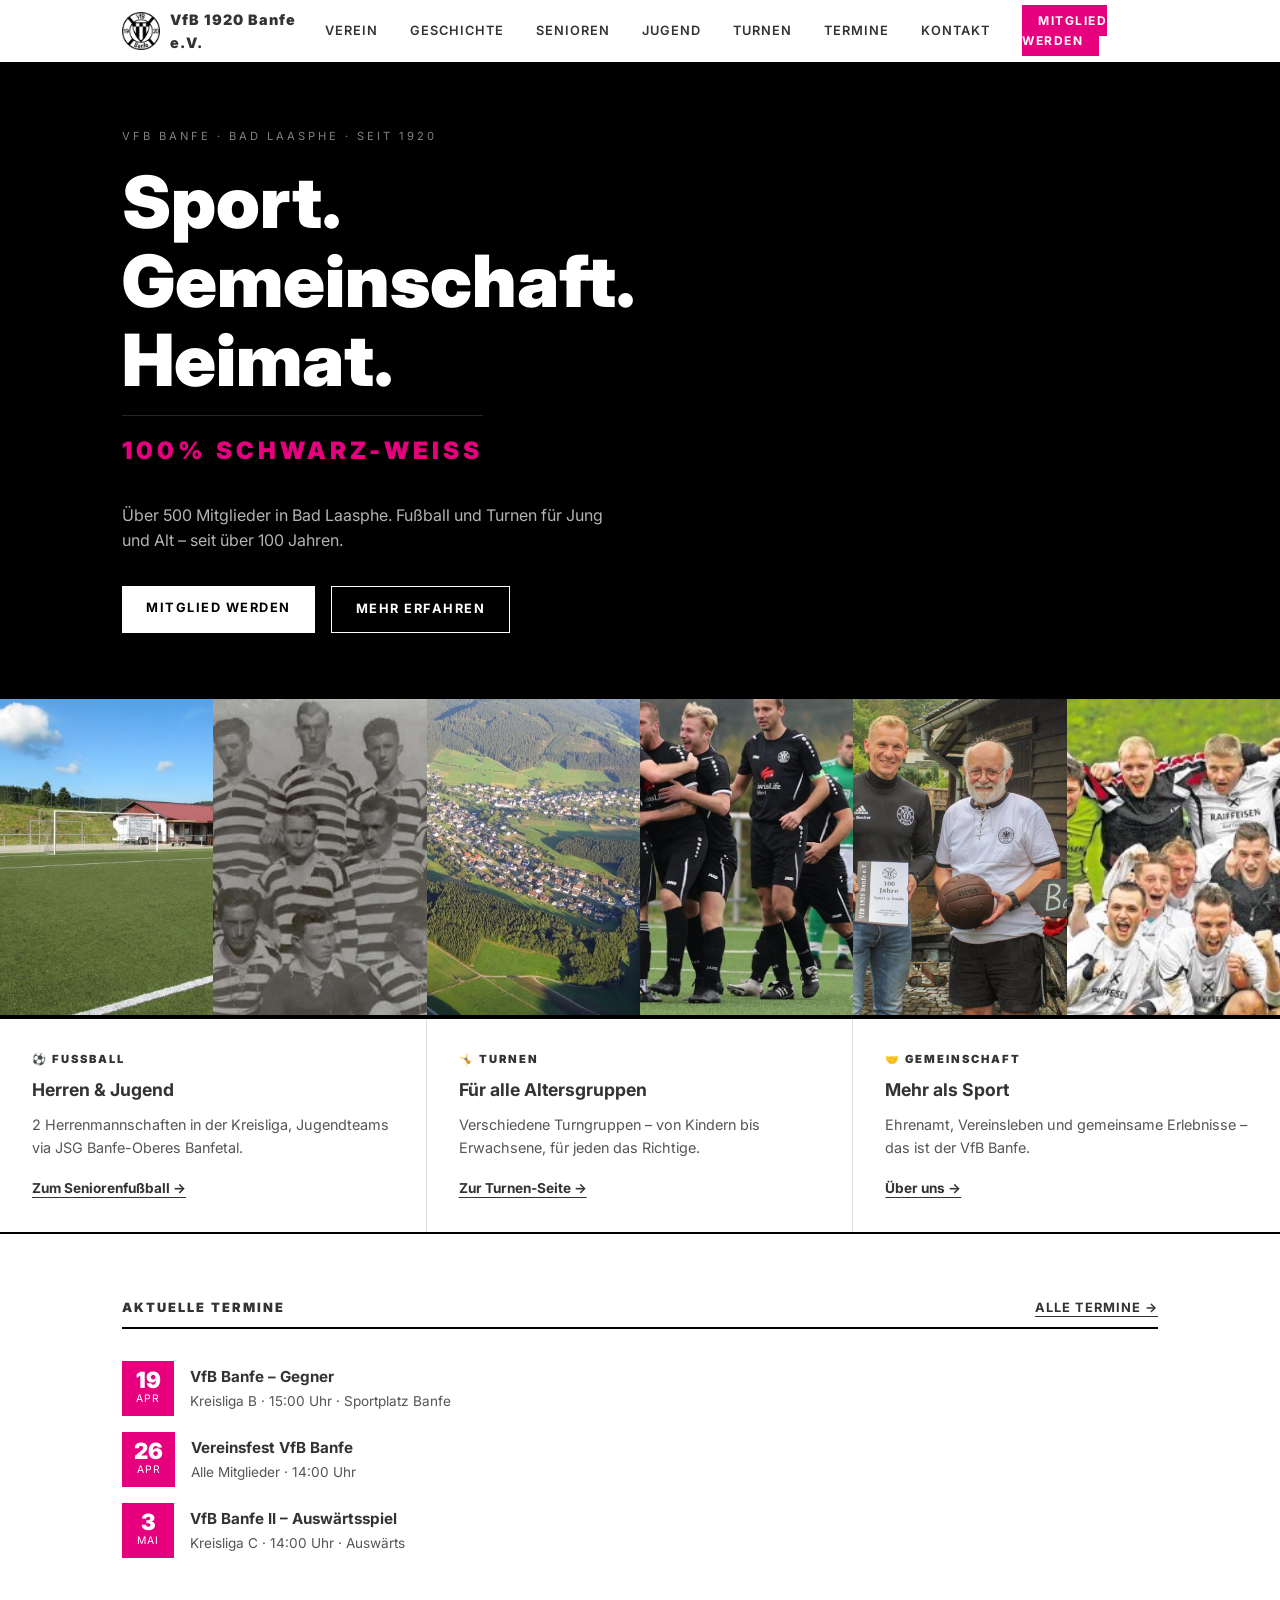
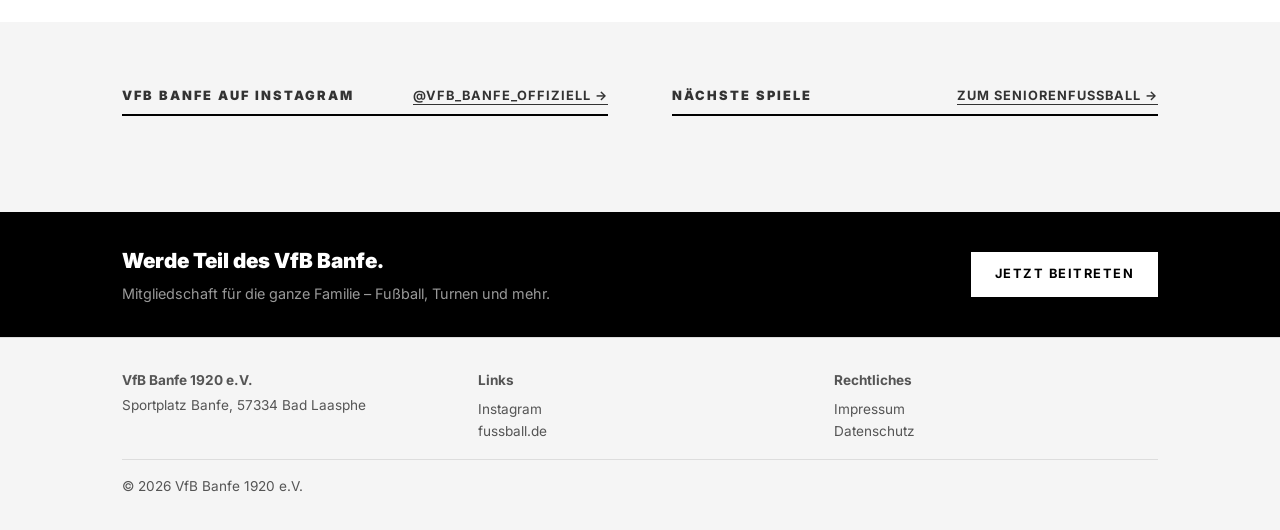
<file: index.html>
<!DOCTYPE html>
<html lang="de">
<head>
  <meta charset="UTF-8">
  <meta name="viewport" content="width=device-width, initial-scale=1.0">
  <title>VfB Banfe 1920 – Sport. Gemeinschaft. Heimat.</title>
  <link rel="stylesheet" href="css/style.css">
  <link rel="icon" href="img/logo.png" type="image/png">
</head>
<body>

<nav class="nav">
  <div class="nav__inner">
    <a href="index.html" class="nav__logo">
      <img src="img/logo.png" alt="VfB Banfe Logo" class="nav__logo-img">
      <span class="nav__logo-text">VfB 1920 Banfe e.V.</span>
    </a>
    <button class="nav__toggle" aria-label="Menü öffnen">&#9776;</button>
    <ul class="nav__links">
      <li><a href="verein.html">Verein</a></li>
      <li><a href="geschichte.html">Geschichte</a></li>
      <li><a href="senioren.html">Senioren</a></li>
      <li><a href="jugend.html">Jugend</a></li>
      <li><a href="turnen.html">Turnen</a></li>
      <li><a href="termine.html">Termine</a></li>
      <li><a href="kontakt.html">Kontakt</a></li>
      <li><a href="mitglied-werden.html" class="nav__cta">Mitglied werden</a></li>
    </ul>
  </div>
</nav>

<!-- HERO -->
<section class="hero">
  <div class="container">
    <p class="hero__label">VfB Banfe · Bad Laasphe · Seit 1920</p>
    <h1 class="hero__title">Sport.<br>Gemeinschaft.<br>Heimat.</h1>
    <p class="hero__claim">100% Schwarz-Weiss</p>
    <p class="hero__sub">Über 500 Mitglieder in Bad Laasphe. Fußball und Turnen für Jung und Alt – seit über 100 Jahren.</p>
    <div class="hero__buttons">
      <a href="mitglied-werden.html" class="btn btn--primary">Mitglied werden</a>
      <a href="verein.html" class="btn btn--outline">Mehr erfahren</a>
    </div>
  </div>
</section>

<!-- FOTO-STRIP -->
<div class="foto-strip">
  <div class="foto-strip__item"><img src="img/fotos/vereinsfoto.jpg" alt="VfB Banfe"></div>
  <div class="foto-strip__item"><img src="img/fotos/mannschaft-1920.jpg" alt="VfB Banfe Mannschaft 1920"></div>
  <div class="foto-strip__item"><img src="img/fotos/banfe-heute.jpg" alt="Banfe heute"></div>
  <div class="foto-strip__item"><img src="img/fotos/vereinsfoto-2.jpeg" alt="VfB Banfe"></div>
  <div class="foto-strip__item"><img src="img/fotos/vereinsfoto-3.jpg" alt="VfB Banfe"></div>
  <div class="foto-strip__item"><img src="img/fotos/zweite-meister.jpg" alt="VfB Banfe Zweite Meister"></div>
</div>

<!-- 3 SÄULEN -->
<section class="pillars">
  <div class="pillar">
    <p class="pillar__label">⚽ Fußball</p>
    <h2 class="pillar__title">Herren &amp; Jugend</h2>
    <p class="pillar__text">2 Herrenmannschaften in der Kreisliga, Jugendteams via JSG Banfe-Oberes Banfetal.</p>
    <p class="pillar__more"><a href="senioren.html" class="pillar__link">Zum Seniorenfußball →</a></p>
  </div>
  <div class="pillar">
    <p class="pillar__label">🤸 Turnen</p>
    <h2 class="pillar__title">Für alle Altersgruppen</h2>
    <p class="pillar__text">Verschiedene Turngruppen – von Kindern bis Erwachsene, für jeden das Richtige.</p>
    <p class="pillar__more"><a href="turnen.html" class="pillar__link">Zur Turnen-Seite →</a></p>
  </div>
  <div class="pillar">
    <p class="pillar__label">🤝 Gemeinschaft</p>
    <h2 class="pillar__title">Mehr als Sport</h2>
    <p class="pillar__text">Ehrenamt, Vereinsleben und gemeinsame Erlebnisse – das ist der VfB Banfe.</p>
    <p class="pillar__more"><a href="verein.html" class="pillar__link">Über uns →</a></p>
  </div>
</section>

<!-- AKTUELLE TERMINE -->
<section class="section">
  <div class="container">
    <div class="section-header">
      <h2>Aktuelle Termine</h2>
      <a href="termine.html">Alle Termine →</a>
    </div>
    <div class="termine-list">
      <div class="termin">
        <div class="termin__date"><div class="termin__day">19</div><div class="termin__month">Apr</div></div>
        <div class="termin__info">
          <p class="termin__title">VfB Banfe – Gegner</p>
          <p class="termin__meta">Kreisliga B · 15:00 Uhr · Sportplatz Banfe</p>
        </div>
      </div>
      <div class="termin">
        <div class="termin__date"><div class="termin__day">26</div><div class="termin__month">Apr</div></div>
        <div class="termin__info">
          <p class="termin__title">Vereinsfest VfB Banfe</p>
          <p class="termin__meta">Alle Mitglieder · 14:00 Uhr</p>
        </div>
      </div>
      <div class="termin">
        <div class="termin__date"><div class="termin__day">3</div><div class="termin__month">Mai</div></div>
        <div class="termin__info">
          <p class="termin__title">VfB Banfe II – Auswärtsspiel</p>
          <p class="termin__meta">Kreisliga C · 14:00 Uhr · Auswärts</p>
        </div>
      </div>
    </div>
  </div>
</section>

<!-- SOCIAL & SPIELPLAN -->
<section class="section section--alt">
  <div class="container">
    <div class="social-grid">

      <div>
        <div class="section-header">
          <h2>VfB Banfe auf Instagram</h2>
          <a href="https://www.instagram.com/vfb_banfe_offiziell/" target="_blank" rel="noopener">@vfb_banfe_offiziell →</a>
        </div>
        <script src="https://elfsightcdn.com/platform.js" async></script>
        <div class="elfsight-app-64e98c2a-177e-4084-9618-51a4fb105687" data-elfsight-app-lazy></div>
      </div>

      <div>
        <div class="section-header">
          <h2>Nächste Spiele</h2>
          <a href="senioren.html">Zum Seniorenfußball →</a>
        </div>
        <script type="text/javascript" src="https://www.fussball.de/widgets.js"></script>
        <div class="fussballde_widget" data-id="e11f7b7c-9a60-4dff-9faa-222ef3a4f2f1" data-type="club-matches" style="width: 100%"></div>
      </div>

    </div>
  </div>
</section>

<!-- CTA BANNER -->
<section class="cta-banner">
  <div class="container">
    <div class="cta-banner__inner">
      <div>
        <p class="cta-banner__title">Werde Teil des VfB Banfe.</p>
        <p class="cta-banner__sub">Mitgliedschaft für die ganze Familie – Fußball, Turnen und mehr.</p>
      </div>
      <a href="mitglied-werden.html" class="btn btn--primary">Jetzt beitreten</a>
    </div>
  </div>
</section>

<footer class="footer">
  <div class="container">
    <div class="footer__grid">
      <div>
        <p class="footer__name">VfB Banfe 1920 e.V.</p>
        <p>Sportplatz Banfe, 57334 Bad Laasphe</p>
      </div>
      <div>
        <p class="footer__heading">Links</p>
        <p><a href="https://www.instagram.com/vfb_banfe_offiziell/" target="_blank" rel="noopener">Instagram</a></p>
        <p><a href="https://www.fussball.de/verein/vfb-1920-banfe-westfalen/-/id/00ES8GN8QS00005VVV0AG08LVUPGND5I" target="_blank" rel="noopener">fussball.de</a></p>
      </div>
      <div>
        <p class="footer__heading">Rechtliches</p>
        <p><a href="kontakt.html">Impressum</a></p>
        <p><a href="kontakt.html#datenschutz">Datenschutz</a></p>
      </div>
    </div>
    <p class="footer__copy">© 2026 VfB Banfe 1920 e.V.</p>
  </div>
</footer>

<script src="js/main.js"></script>
</body>
</html>
</file>
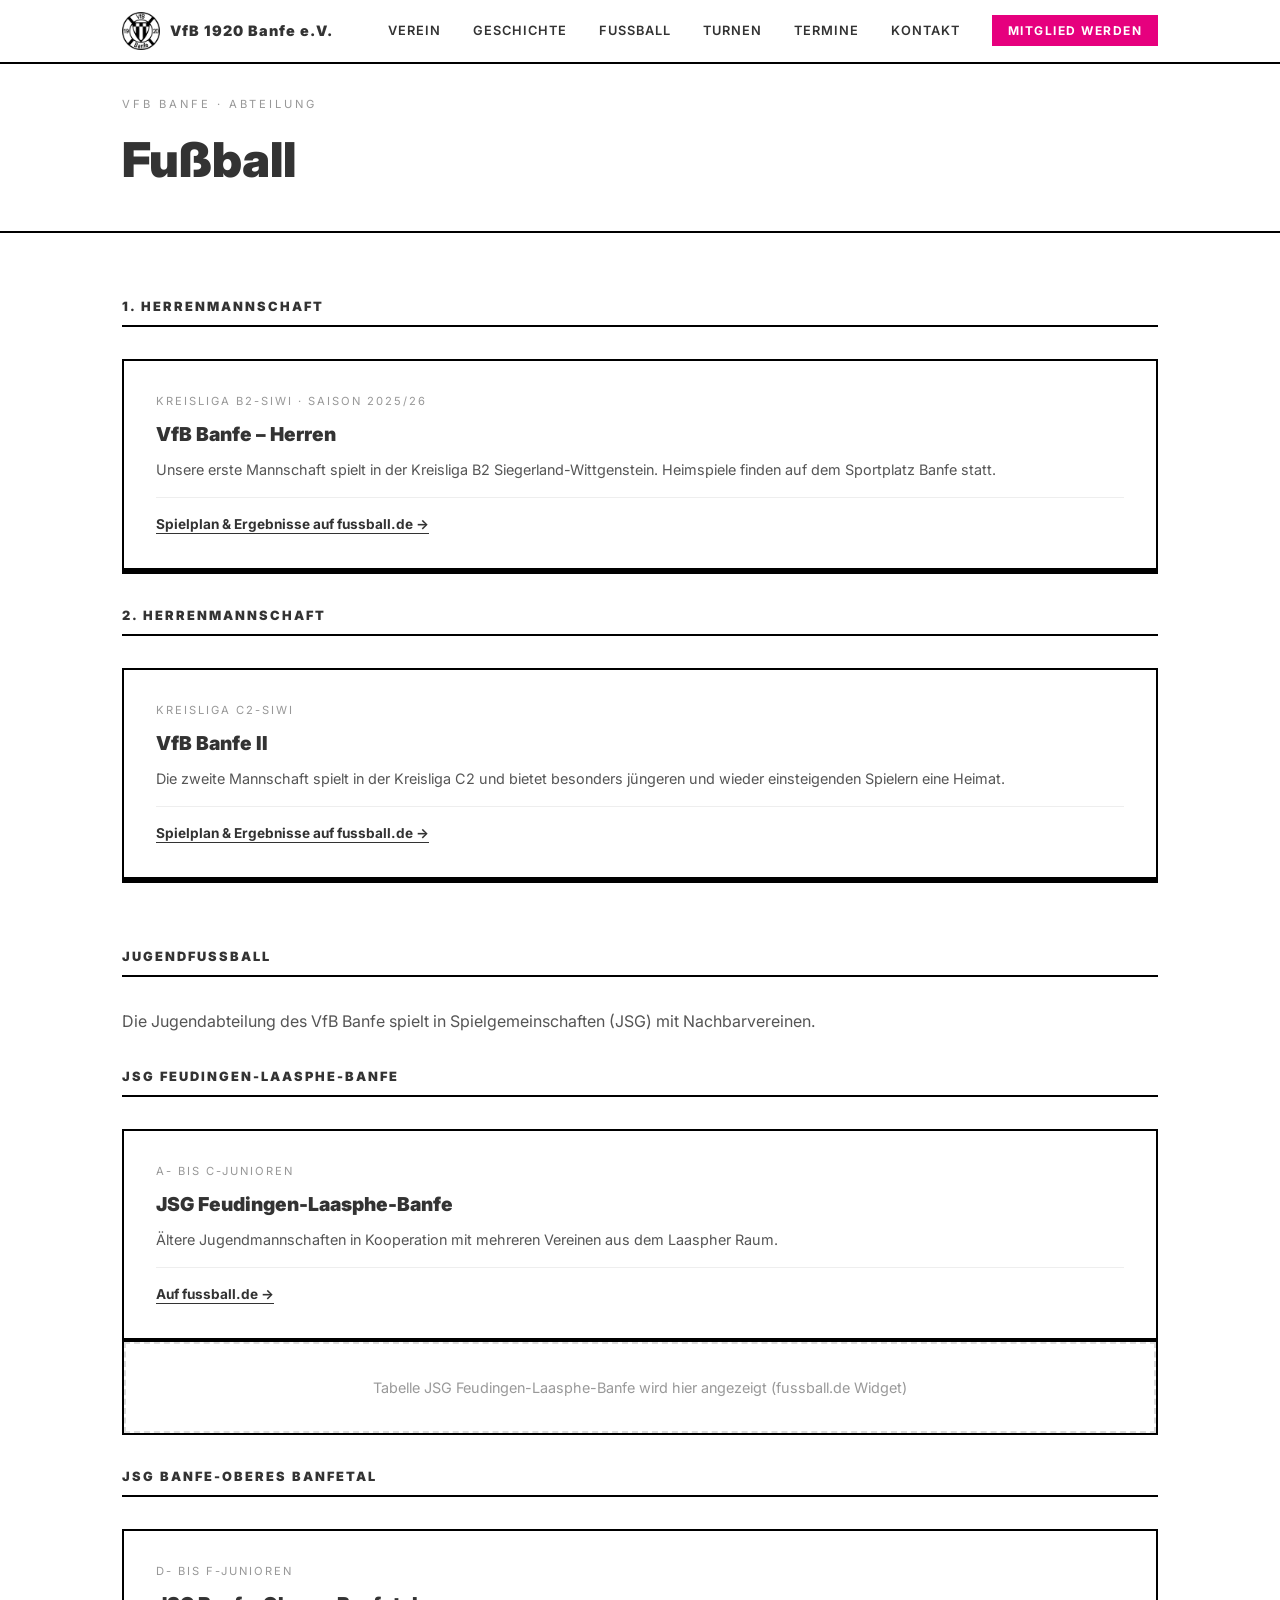
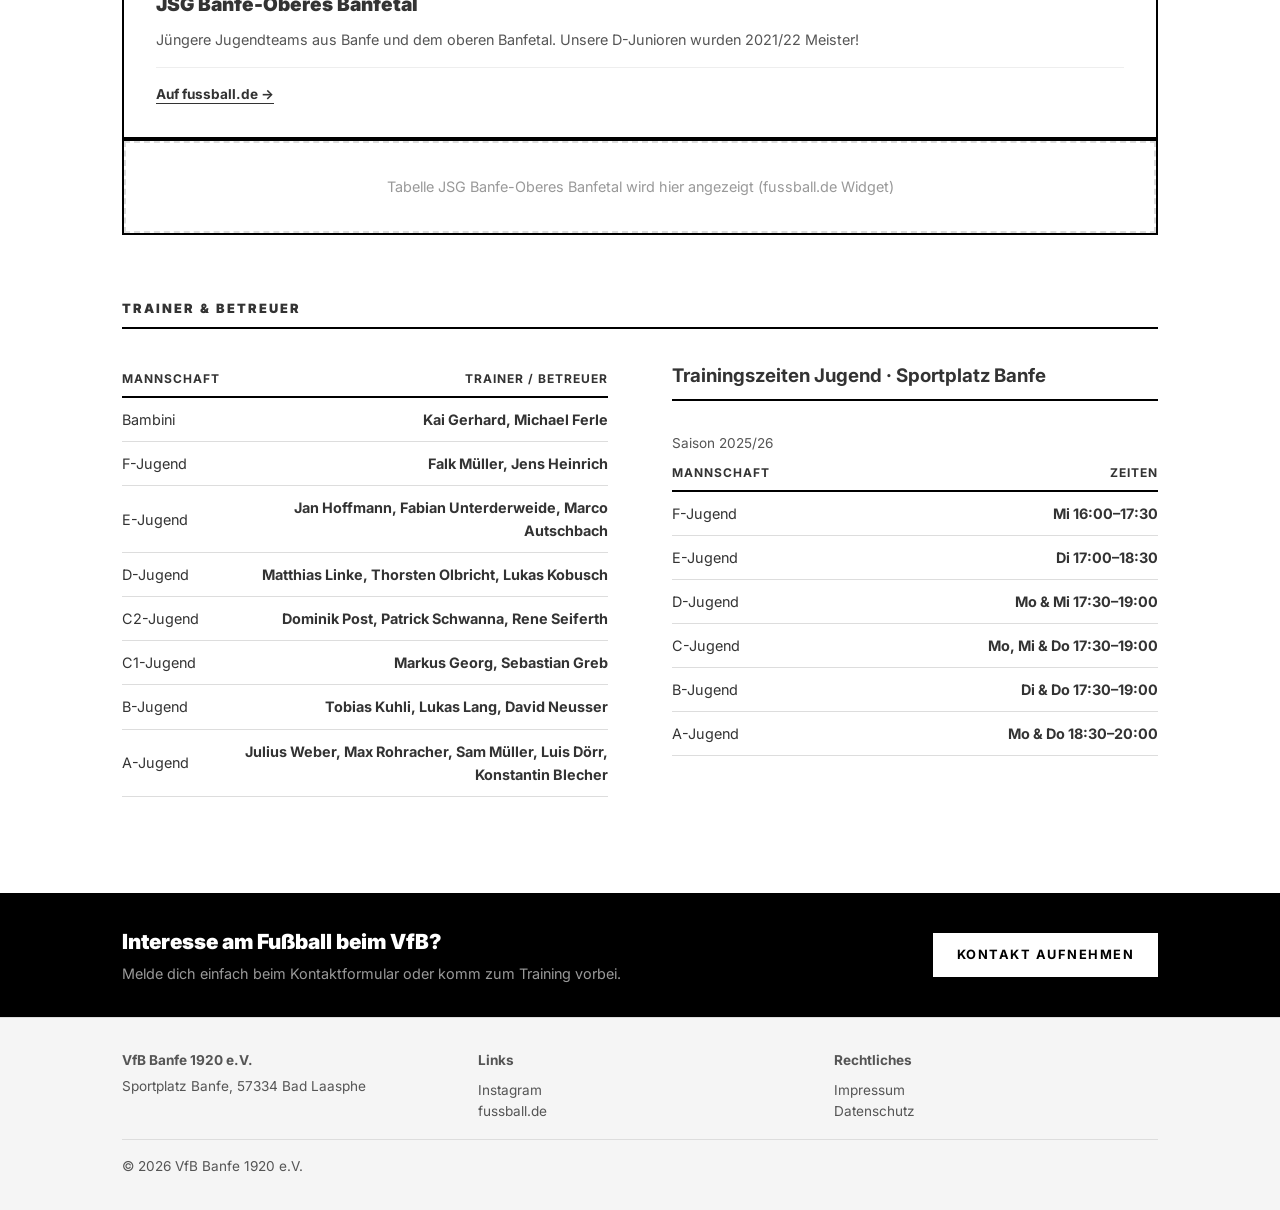
<file: fussball.html>
<!DOCTYPE html>
<html lang="de">
<head>
  <meta charset="UTF-8">
  <meta name="viewport" content="width=device-width, initial-scale=1.0">
  <title>Fußball – VfB Banfe 1920</title>
  <link rel="stylesheet" href="css/style.css">
  <link rel="icon" href="img/logo.png" type="image/png">
  <script type="text/javascript" src="https://www.fussball.de/widgets.js"></script>
</head>
<body>

<nav class="nav">
  <div class="nav__inner">
    <a href="index.html" class="nav__logo">
      <img src="img/logo.png" alt="VfB Banfe Logo" class="nav__logo-img">
      <span class="nav__logo-text">VfB 1920 Banfe e.V.</span>
    </a>
    <button class="nav__toggle" aria-label="Menü öffnen">&#9776;</button>
    <ul class="nav__links">
      <li><a href="verein.html">Verein</a></li>
      <li><a href="geschichte.html">Geschichte</a></li>
      <li><a href="fussball.html" aria-current="page">Fußball</a></li>
      <li><a href="turnen.html">Turnen</a></li>
      <li><a href="termine.html">Termine</a></li>
      <li><a href="kontakt.html">Kontakt</a></li>
      <li><a href="mitglied-werden.html" class="nav__cta">Mitglied werden</a></li>
    </ul>
  </div>
</nav>

<header class="page-header">
  <div class="container">
    <p class="page-header__label">VfB Banfe · Abteilung</p>
    <h1 class="page-header__title">Fußball</h1>
  </div>
</header>

<section class="section">
  <div class="container">

    <div class="section-header"><h2>1. Herrenmannschaft</h2></div>
    <div class="team-card">
      <p class="team-card__label">Kreisliga B2-SIWI · Saison 2025/26</p>
      <h3 class="team-card__title">VfB Banfe – Herren</h3>
      <p class="team-card__text">Unsere erste Mannschaft spielt in der Kreisliga B2 Siegerland-Wittgenstein. Heimspiele finden auf dem Sportplatz Banfe statt.</p>
      <div class="team-card__meta">
        <a href="https://www.fussball.de/mannschaft/vfb-banfe-vfb-1920-banfe-westfalen/-/saison/2425/team-id/011MICQVIG000000VTVG0001VTR8C1K7" target="_blank" rel="noopener" class="pillar__link">Spielplan &amp; Ergebnisse auf fussball.de →</a>
      </div>
    </div>

    <div class="widget-container widget-container--scroll">
      <div class="fussballde_widget" data-id="ceed4a5b-bf02-42f1-9135-0d7b956955cb" data-type="table" style="width: 100%"></div>
    </div>

    <div class="section-header"><h2>2. Herrenmannschaft</h2></div>
    <div class="team-card">
      <p class="team-card__label">Kreisliga C2-SIWI</p>
      <h3 class="team-card__title">VfB Banfe II</h3>
      <p class="team-card__text">Die zweite Mannschaft spielt in der Kreisliga C2 und bietet besonders jüngeren und wieder einsteigenden Spielern eine Heimat.</p>
      <div class="team-card__meta">
        <a href="https://www.fussball.de/mannschaft/vfb-banfe-ii-vfb-1920-banfe-ev-westfalen/-/saison/2324/team-id/011MIARRR4000000VTVG0001VTR8C1K7" target="_blank" rel="noopener" class="pillar__link">Spielplan &amp; Ergebnisse auf fussball.de →</a>
      </div>
    </div>

    <div class="widget-container widget-container--scroll">
      <div class="fussballde_widget" data-id="018adf83-9194-4696-837f-c0cfc229b414" data-type="table" style="width: 100%"></div>
    </div>

    <div class="section-header section-header--spaced"><h2>Jugendfußball</h2></div>
    <p class="section-intro">Die Jugendabteilung des VfB Banfe spielt in Spielgemeinschaften (JSG) mit Nachbarvereinen.</p>

    <div class="section-header"><h2>JSG Feudingen-Laasphe-Banfe</h2></div>
    <div class="team-card">
      <p class="team-card__label">A- bis C-Junioren</p>
      <h3 class="team-card__title">JSG Feudingen-Laasphe-Banfe</h3>
      <p class="team-card__text">Ältere Jugendmannschaften in Kooperation mit mehreren Vereinen aus dem Laaspher Raum.</p>
      <div class="team-card__meta">
        <a href="https://www.fussball.de/verein/vfb-1920-banfe-westfalen/-/id/00ES8GN8QS00005VVV0AG08LVUPGND5I" target="_blank" rel="noopener" class="pillar__link">Auf fussball.de →</a>
      </div>
    </div>
    <div class="widget-container">
      <!-- FUSSBALL.DE WIDGET JSG Feudingen-Laasphe-Banfe – Widget-Code hier einfügen -->
      <div class="widget-placeholder">
        <p>Tabelle JSG Feudingen-Laasphe-Banfe wird hier angezeigt (fussball.de Widget)</p>
      </div>
    </div>

    <div class="section-header"><h2>JSG Banfe-Oberes Banfetal</h2></div>
    <div class="team-card">
      <p class="team-card__label">D- bis F-Junioren</p>
      <h3 class="team-card__title">JSG Banfe-Oberes Banfetal</h3>
      <p class="team-card__text">Jüngere Jugendteams aus Banfe und dem oberen Banfetal. Unsere D-Junioren wurden 2021/22 Meister!</p>
      <div class="team-card__meta">
        <a href="https://www.fussball.de/verein/vfb-1920-banfe-westfalen/-/id/00ES8GN8QS00005VVV0AG08LVUPGND5I" target="_blank" rel="noopener" class="pillar__link">Auf fussball.de →</a>
      </div>
    </div>
    <div class="widget-container">
      <!-- FUSSBALL.DE WIDGET JSG Banfe-Oberes Banfetal – Widget-Code hier einfügen -->
      <div class="widget-placeholder">
        <p>Tabelle JSG Banfe-Oberes Banfetal wird hier angezeigt (fussball.de Widget)</p>
      </div>
    </div>

    <div class="section-header section-header--spaced"><h2>Trainer &amp; Betreuer</h2></div>
    <div class="grid-2col">
      <table class="fees-table">
        <thead>
          <tr><th>Mannschaft</th><th>Trainer / Betreuer</th></tr>
        </thead>
        <tbody>
          <tr><td>Bambini</td><td>Kai Gerhard, Michael Ferle</td></tr>
          <tr><td>F-Jugend</td><td>Falk Müller, Jens Heinrich</td></tr>
          <tr><td>E-Jugend</td><td>Jan Hoffmann, Fabian Unterderweide, Marco Autschbach</td></tr>
          <tr><td>D-Jugend</td><td>Matthias Linke, Thorsten Olbricht, Lukas Kobusch</td></tr>
          <tr><td>C2-Jugend</td><td>Dominik Post, Patrick Schwanna, Rene Seiferth</td></tr>
          <tr><td>C1-Jugend</td><td>Markus Georg, Sebastian Greb</td></tr>
          <tr><td>B-Jugend</td><td>Tobias Kuhli, Lukas Lang, David Neusser</td></tr>
          <tr><td>A-Jugend</td><td>Julius Weber, Max Rohracher, Sam Müller, Luis Dörr, Konstantin Blecher</td></tr>
        </tbody>
      </table>

      <div>
        <div class="section-header"><h3>Trainingszeiten Jugend · Sportplatz Banfe</h3></div>
        <p class="footnote">Saison 2025/26</p>
        <table class="fees-table">
          <thead>
            <tr><th>Mannschaft</th><th>Zeiten</th></tr>
          </thead>
          <tbody>
            <tr><td>F-Jugend</td><td>Mi 16:00–17:30</td></tr>
            <tr><td>E-Jugend</td><td>Di 17:00–18:30</td></tr>
            <tr><td>D-Jugend</td><td>Mo &amp; Mi 17:30–19:00</td></tr>
            <tr><td>C-Jugend</td><td>Mo, Mi &amp; Do 17:30–19:00</td></tr>
            <tr><td>B-Jugend</td><td>Di &amp; Do 17:30–19:00</td></tr>
            <tr><td>A-Jugend</td><td>Mo &amp; Do 18:30–20:00</td></tr>
          </tbody>
        </table>
      </div>
    </div>

  </div>
</section>

<section class="cta-banner">
  <div class="container">
    <div class="cta-banner__inner">
      <div>
        <p class="cta-banner__title">Interesse am Fußball beim VfB?</p>
        <p class="cta-banner__sub">Melde dich einfach beim Kontaktformular oder komm zum Training vorbei.</p>
      </div>
      <a href="kontakt.html" class="btn btn--primary">Kontakt aufnehmen</a>
    </div>
  </div>
</section>

<footer class="footer">
  <div class="container">
    <div class="footer__grid">
      <div>
        <p class="footer__name">VfB Banfe 1920 e.V.</p>
        <p>Sportplatz Banfe, 57334 Bad Laasphe</p>
      </div>
      <div>
        <p class="footer__heading">Links</p>
        <p><a href="https://www.instagram.com/vfb_banfe_offiziell/" target="_blank" rel="noopener">Instagram</a></p>
        <p><a href="https://www.fussball.de/verein/vfb-1920-banfe-westfalen/-/id/00ES8GN8QS00005VVV0AG08LVUPGND5I" target="_blank" rel="noopener">fussball.de</a></p>
      </div>
      <div>
        <p class="footer__heading">Rechtliches</p>
        <p><a href="kontakt.html">Impressum</a></p>
        <p><a href="kontakt.html#datenschutz">Datenschutz</a></p>
      </div>
    </div>
    <p class="footer__copy">© 2026 VfB Banfe 1920 e.V.</p>
  </div>
</footer>

<script src="js/main.js"></script>
</body>
</html>
</file>
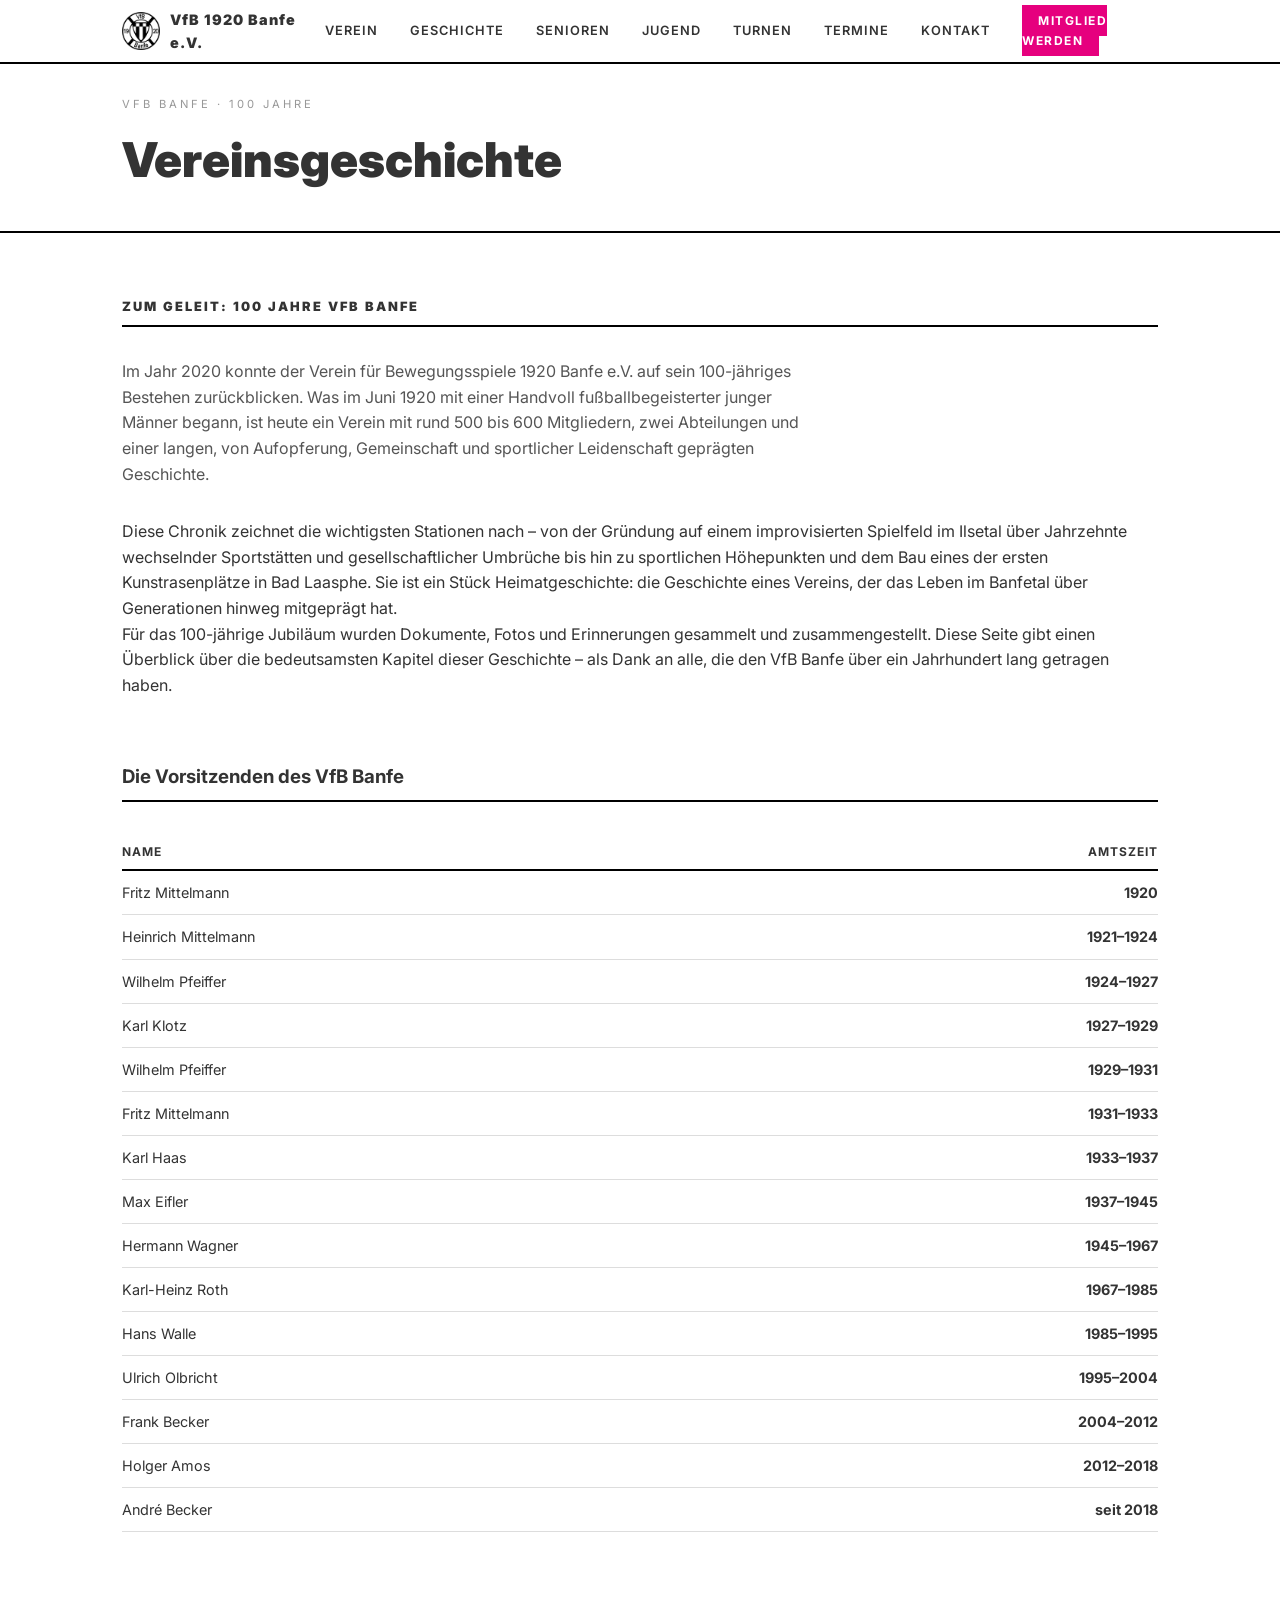
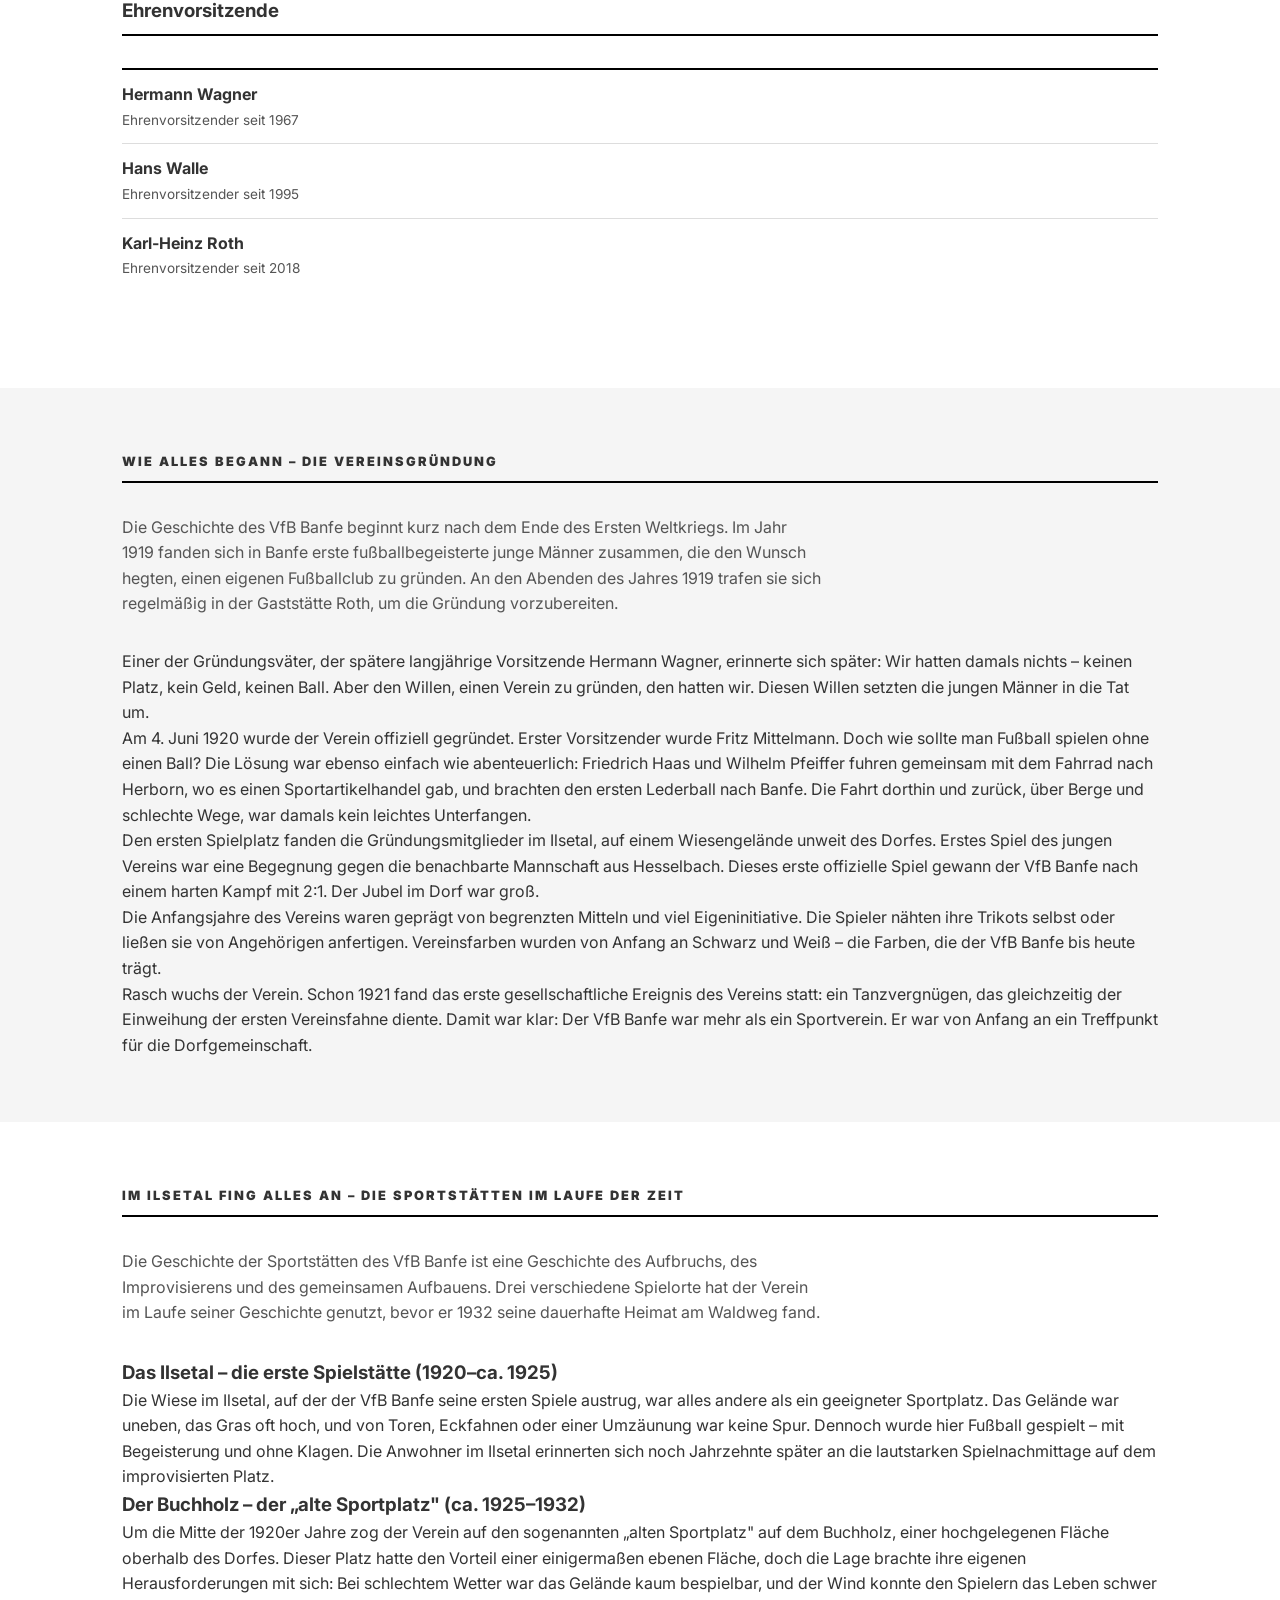
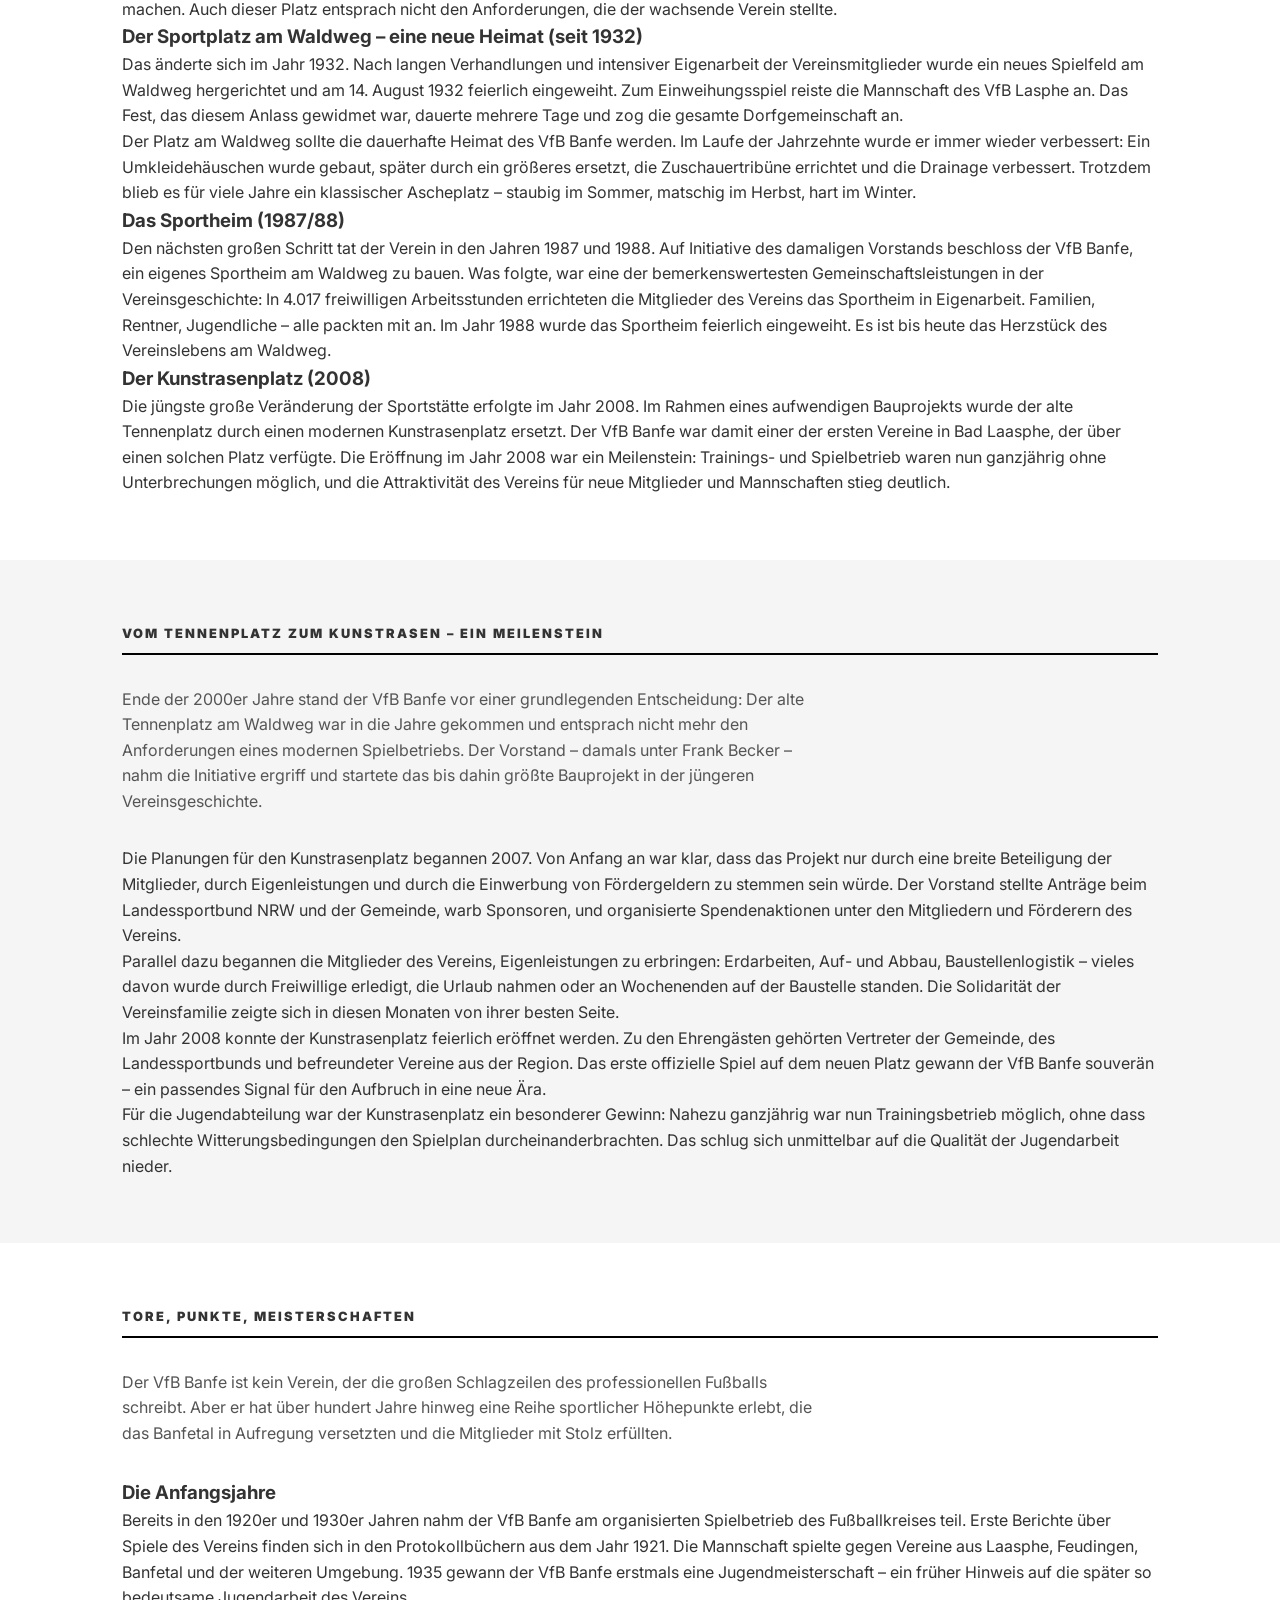
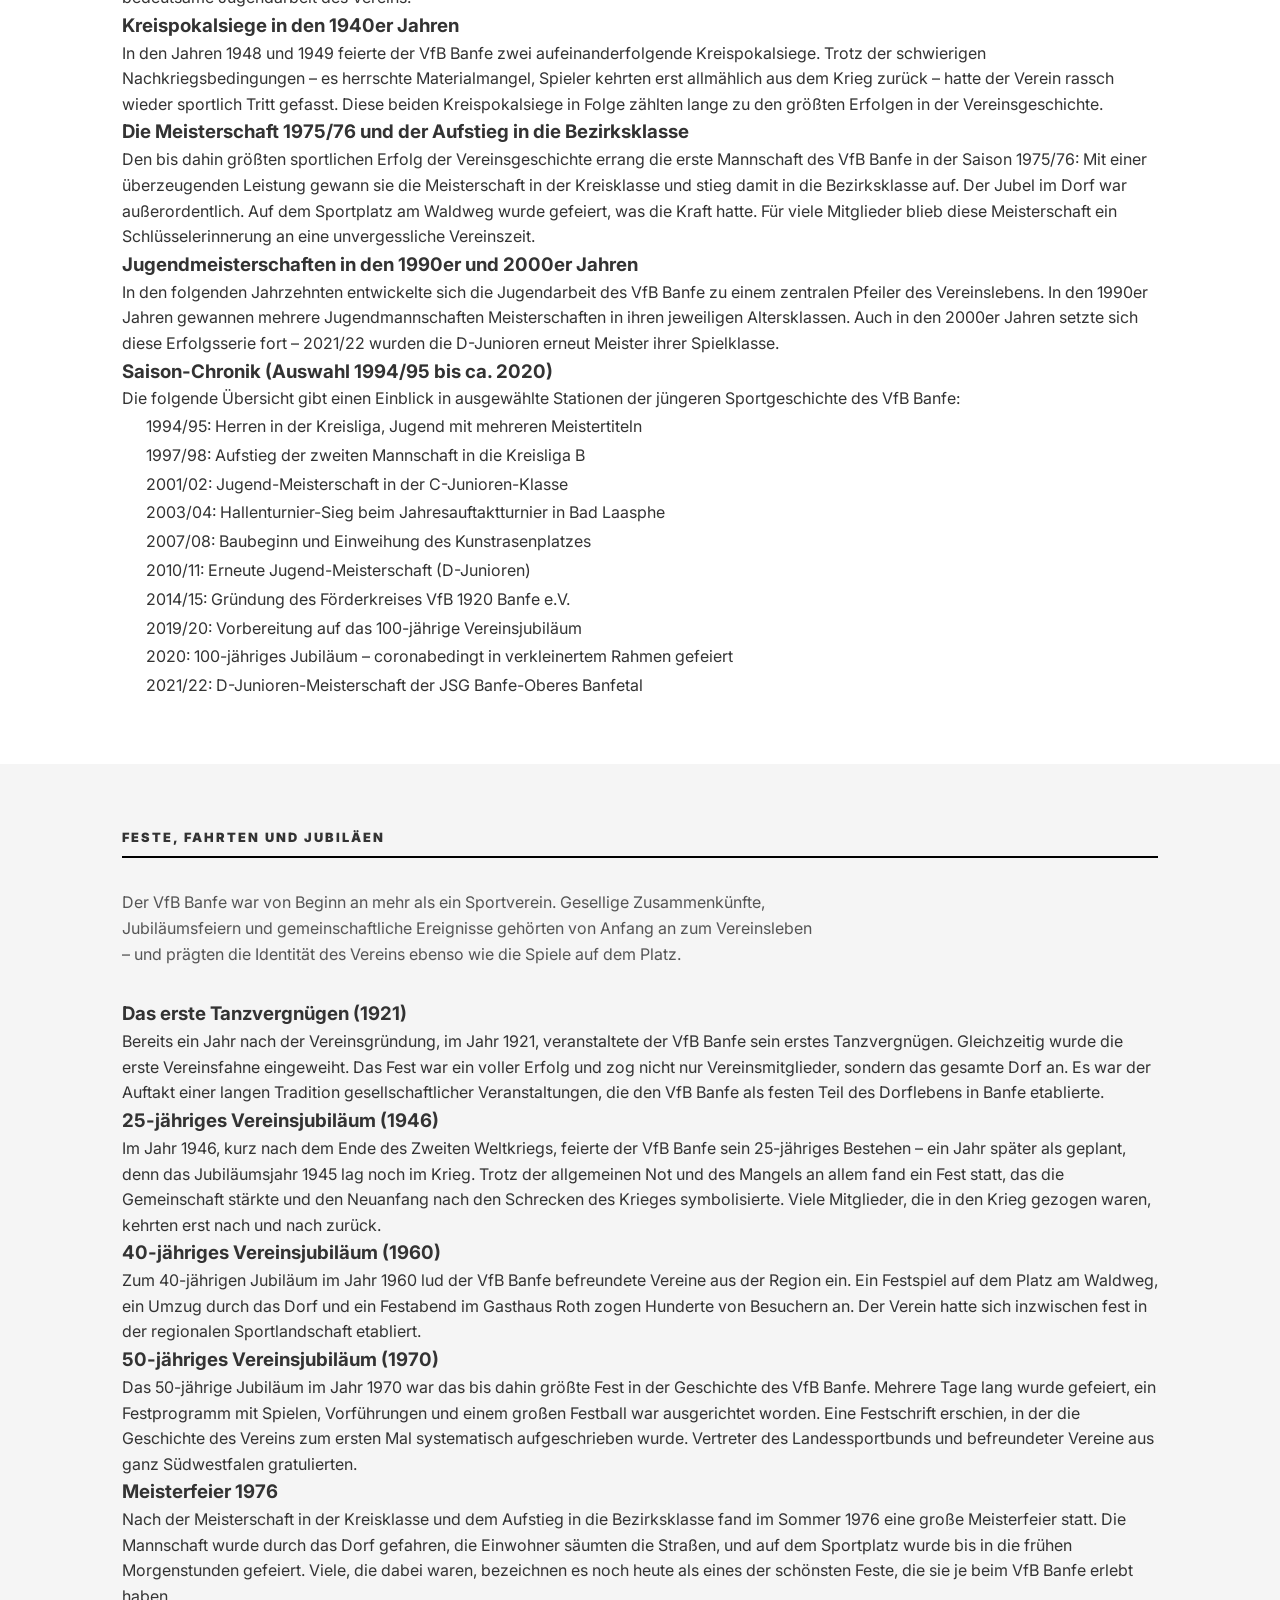
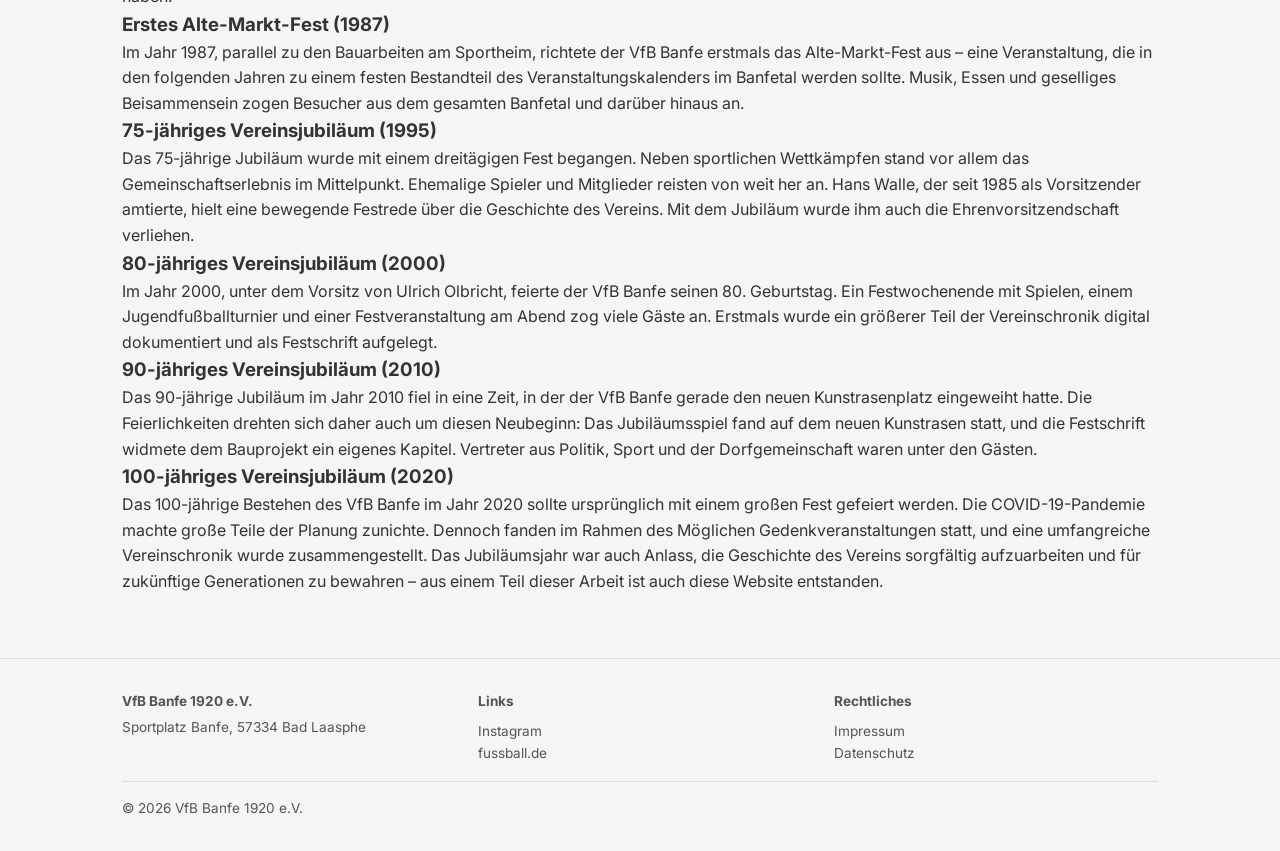
<file: geschichte.html>
<!DOCTYPE html>
<html lang="de">
<head>
  <meta charset="UTF-8">
  <meta name="viewport" content="width=device-width, initial-scale=1.0">
  <title>Geschichte – VfB Banfe 1920</title>
  <link rel="stylesheet" href="css/style.css">
  <link rel="icon" href="img/logo.png" type="image/png">
</head>
<body>

<nav class="nav">
  <div class="nav__inner">
    <a href="index.html" class="nav__logo">
      <img src="img/logo.png" alt="VfB Banfe Logo" class="nav__logo-img">
      <span class="nav__logo-text">VfB 1920 Banfe e.V.</span>
    </a>
    <button class="nav__toggle" aria-label="Menü öffnen">&#9776;</button>
    <ul class="nav__links">
      <li><a href="verein.html">Verein</a></li>
      <li><a href="geschichte.html" aria-current="page">Geschichte</a></li>
      <li><a href="senioren.html">Senioren</a></li>
      <li><a href="jugend.html">Jugend</a></li>
      <li><a href="turnen.html">Turnen</a></li>
      <li><a href="termine.html">Termine</a></li>
      <li><a href="kontakt.html">Kontakt</a></li>
      <li><a href="mitglied-werden.html" class="nav__cta">Mitglied werden</a></li>
    </ul>
  </div>
</nav>

<header class="page-header">
  <div class="container">
    <p class="page-header__label">VfB Banfe · 100 Jahre</p>
    <h1 class="page-header__title">Vereinsgeschichte</h1>
  </div>
</header>

<!-- Kapitel 1: Zum Geleit -->
<section class="section">
  <div class="container">

    <div class="section-header"><h2>Zum Geleit: 100 Jahre VfB Banfe</h2></div>

    <p class="section-intro">Im Jahr 2020 konnte der Verein für Bewegungsspiele 1920 Banfe e.V. auf sein 100-jähriges Bestehen zurückblicken. Was im Juni 1920 mit einer Handvoll fußballbegeisterter junger Männer begann, ist heute ein Verein mit rund 500 bis 600 Mitgliedern, zwei Abteilungen und einer langen, von Aufopferung, Gemeinschaft und sportlicher Leidenschaft geprägten Geschichte.</p>

    <p>Diese Chronik zeichnet die wichtigsten Stationen nach – von der Gründung auf einem improvisierten Spielfeld im Ilsetal über Jahrzehnte wechselnder Sportstätten und gesellschaftlicher Umbrüche bis hin zu sportlichen Höhepunkten und dem Bau eines der ersten Kunstrasenplätze in Bad Laasphe. Sie ist ein Stück Heimatgeschichte: die Geschichte eines Vereins, der das Leben im Banfetal über Generationen hinweg mitgeprägt hat.</p>

    <p>Für das 100-jährige Jubiläum wurden Dokumente, Fotos und Erinnerungen gesammelt und zusammengestellt. Diese Seite gibt einen Überblick über die bedeutsamsten Kapitel dieser Geschichte – als Dank an alle, die den VfB Banfe über ein Jahrhundert lang getragen haben.</p>

    <div class="section-header section-header--spaced"><h3>Die Vorsitzenden des VfB Banfe</h3></div>

    <table class="fees-table">
      <thead>
        <tr>
          <th>Name</th>
          <th>Amtszeit</th>
        </tr>
      </thead>
      <tbody>
        <tr>
          <td>Fritz Mittelmann</td>
          <td>1920</td>
        </tr>
        <tr>
          <td>Heinrich Mittelmann</td>
          <td>1921–1924</td>
        </tr>
        <tr>
          <td>Wilhelm Pfeiffer</td>
          <td>1924–1927</td>
        </tr>
        <tr>
          <td>Karl Klotz</td>
          <td>1927–1929</td>
        </tr>
        <tr>
          <td>Wilhelm Pfeiffer</td>
          <td>1929–1931</td>
        </tr>
        <tr>
          <td>Fritz Mittelmann</td>
          <td>1931–1933</td>
        </tr>
        <tr>
          <td>Karl Haas</td>
          <td>1933–1937</td>
        </tr>
        <tr>
          <td>Max Eifler</td>
          <td>1937–1945</td>
        </tr>
        <tr>
          <td>Hermann Wagner</td>
          <td>1945–1967</td>
        </tr>
        <tr>
          <td>Karl-Heinz Roth</td>
          <td>1967–1985</td>
        </tr>
        <tr>
          <td>Hans Walle</td>
          <td>1985–1995</td>
        </tr>
        <tr>
          <td>Ulrich Olbricht</td>
          <td>1995–2004</td>
        </tr>
        <tr>
          <td>Frank Becker</td>
          <td>2004–2012</td>
        </tr>
        <tr>
          <td>Holger Amos</td>
          <td>2012–2018</td>
        </tr>
        <tr>
          <td>André Becker</td>
          <td>seit 2018</td>
        </tr>
      </tbody>
    </table>

    <div class="section-header section-header--spaced"><h3>Ehrenvorsitzende</h3></div>
    <div class="contact-list">
      <div class="contact-card">
        <p class="contact-card__name">Hermann Wagner</p>
        <p class="contact-card__detail">Ehrenvorsitzender seit 1967</p>
      </div>
      <div class="contact-card">
        <p class="contact-card__name">Hans Walle</p>
        <p class="contact-card__detail">Ehrenvorsitzender seit 1995</p>
      </div>
      <div class="contact-card">
        <p class="contact-card__name">Karl-Heinz Roth</p>
        <p class="contact-card__detail">Ehrenvorsitzender seit 2018</p>
      </div>
    </div>

  </div>
</section>

<!-- Kapitel 2: Die Vereinsgründung -->
<section class="section section--alt">
  <div class="container">

    <div class="section-header"><h2>Wie alles begann – Die Vereinsgründung</h2></div>

    <p class="section-intro">Die Geschichte des VfB Banfe beginnt kurz nach dem Ende des Ersten Weltkriegs. Im Jahr 1919 fanden sich in Banfe erste fußballbegeisterte junge Männer zusammen, die den Wunsch hegten, einen eigenen Fußballclub zu gründen. An den Abenden des Jahres 1919 trafen sie sich regelmäßig in der Gaststätte Roth, um die Gründung vorzubereiten.</p>

    <p>Einer der Gründungsväter, der spätere langjährige Vorsitzende Hermann Wagner, erinnerte sich später: Wir hatten damals nichts – keinen Platz, kein Geld, keinen Ball. Aber den Willen, einen Verein zu gründen, den hatten wir. Diesen Willen setzten die jungen Männer in die Tat um.</p>

    <p>Am 4. Juni 1920 wurde der Verein offiziell gegründet. Erster Vorsitzender wurde Fritz Mittelmann. Doch wie sollte man Fußball spielen ohne einen Ball? Die Lösung war ebenso einfach wie abenteuerlich: Friedrich Haas und Wilhelm Pfeiffer fuhren gemeinsam mit dem Fahrrad nach Herborn, wo es einen Sportartikelhandel gab, und brachten den ersten Lederball nach Banfe. Die Fahrt dorthin und zurück, über Berge und schlechte Wege, war damals kein leichtes Unterfangen.</p>

    <p>Den ersten Spielplatz fanden die Gründungsmitglieder im Ilsetal, auf einem Wiesengelände unweit des Dorfes. Erstes Spiel des jungen Vereins war eine Begegnung gegen die benachbarte Mannschaft aus Hesselbach. Dieses erste offizielle Spiel gewann der VfB Banfe nach einem harten Kampf mit 2:1. Der Jubel im Dorf war groß.</p>

    <p>Die Anfangsjahre des Vereins waren geprägt von begrenzten Mitteln und viel Eigeninitiative. Die Spieler nähten ihre Trikots selbst oder ließen sie von Angehörigen anfertigen. Vereinsfarben wurden von Anfang an Schwarz und Weiß – die Farben, die der VfB Banfe bis heute trägt.</p>

    <p>Rasch wuchs der Verein. Schon 1921 fand das erste gesellschaftliche Ereignis des Vereins statt: ein Tanzvergnügen, das gleichzeitig der Einweihung der ersten Vereinsfahne diente. Damit war klar: Der VfB Banfe war mehr als ein Sportverein. Er war von Anfang an ein Treffpunkt für die Dorfgemeinschaft.</p>

  </div>
</section>

<!-- Kapitel 3: Die Sportstätten -->
<section class="section">
  <div class="container">

    <div class="section-header"><h2>Im Ilsetal fing alles an – Die Sportstätten im Laufe der Zeit</h2></div>

    <p class="section-intro">Die Geschichte der Sportstätten des VfB Banfe ist eine Geschichte des Aufbruchs, des Improvisierens und des gemeinsamen Aufbauens. Drei verschiedene Spielorte hat der Verein im Laufe seiner Geschichte genutzt, bevor er 1932 seine dauerhafte Heimat am Waldweg fand.</p>

    <h3>Das Ilsetal – die erste Spielstätte (1920–ca. 1925)</h3>
    <p>Die Wiese im Ilsetal, auf der der VfB Banfe seine ersten Spiele austrug, war alles andere als ein geeigneter Sportplatz. Das Gelände war uneben, das Gras oft hoch, und von Toren, Eckfahnen oder einer Umzäunung war keine Spur. Dennoch wurde hier Fußball gespielt – mit Begeisterung und ohne Klagen. Die Anwohner im Ilsetal erinnerten sich noch Jahrzehnte später an die lautstarken Spielnachmittage auf dem improvisierten Platz.</p>

    <h3>Der Buchholz – der „alte Sportplatz" (ca. 1925–1932)</h3>
    <p>Um die Mitte der 1920er Jahre zog der Verein auf den sogenannten „alten Sportplatz" auf dem Buchholz, einer hochgelegenen Fläche oberhalb des Dorfes. Dieser Platz hatte den Vorteil einer einigermaßen ebenen Fläche, doch die Lage brachte ihre eigenen Herausforderungen mit sich: Bei schlechtem Wetter war das Gelände kaum bespielbar, und der Wind konnte den Spielern das Leben schwer machen. Auch dieser Platz entsprach nicht den Anforderungen, die der wachsende Verein stellte.</p>

    <h3>Der Sportplatz am Waldweg – eine neue Heimat (seit 1932)</h3>
    <p>Das änderte sich im Jahr 1932. Nach langen Verhandlungen und intensiver Eigenarbeit der Vereinsmitglieder wurde ein neues Spielfeld am Waldweg hergerichtet und am 14. August 1932 feierlich eingeweiht. Zum Einweihungsspiel reiste die Mannschaft des VfB Lasphe an. Das Fest, das diesem Anlass gewidmet war, dauerte mehrere Tage und zog die gesamte Dorfgemeinschaft an.</p>

    <p>Der Platz am Waldweg sollte die dauerhafte Heimat des VfB Banfe werden. Im Laufe der Jahrzehnte wurde er immer wieder verbessert: Ein Umkleidehäuschen wurde gebaut, später durch ein größeres ersetzt, die Zuschauertribüne errichtet und die Drainage verbessert. Trotzdem blieb es für viele Jahre ein klassischer Ascheplatz – staubig im Sommer, matschig im Herbst, hart im Winter.</p>

    <h3>Das Sportheim (1987/88)</h3>
    <p>Den nächsten großen Schritt tat der Verein in den Jahren 1987 und 1988. Auf Initiative des damaligen Vorstands beschloss der VfB Banfe, ein eigenes Sportheim am Waldweg zu bauen. Was folgte, war eine der bemerkenswertesten Gemeinschaftsleistungen in der Vereinsgeschichte: In 4.017 freiwilligen Arbeitsstunden errichteten die Mitglieder des Vereins das Sportheim in Eigenarbeit. Familien, Rentner, Jugendliche – alle packten mit an. Im Jahr 1988 wurde das Sportheim feierlich eingeweiht. Es ist bis heute das Herzstück des Vereinslebens am Waldweg.</p>

    <h3>Der Kunstrasenplatz (2008)</h3>
    <p>Die jüngste große Veränderung der Sportstätte erfolgte im Jahr 2008. Im Rahmen eines aufwendigen Bauprojekts wurde der alte Tennenplatz durch einen modernen Kunstrasenplatz ersetzt. Der VfB Banfe war damit einer der ersten Vereine in Bad Laasphe, der über einen solchen Platz verfügte. Die Eröffnung im Jahr 2008 war ein Meilenstein: Trainings- und Spielbetrieb waren nun ganzjährig ohne Unterbrechungen möglich, und die Attraktivität des Vereins für neue Mitglieder und Mannschaften stieg deutlich.</p>

  </div>
</section>

<!-- Kapitel 4: Vom Tennenplatz zum Kunstrasen -->
<section class="section section--alt">
  <div class="container">

    <div class="section-header"><h2>Vom Tennenplatz zum Kunstrasen – Ein Meilenstein</h2></div>

    <p class="section-intro">Ende der 2000er Jahre stand der VfB Banfe vor einer grundlegenden Entscheidung: Der alte Tennenplatz am Waldweg war in die Jahre gekommen und entsprach nicht mehr den Anforderungen eines modernen Spielbetriebs. Der Vorstand – damals unter Frank Becker – nahm die Initiative ergriff und startete das bis dahin größte Bauprojekt in der jüngeren Vereinsgeschichte.</p>

    <p>Die Planungen für den Kunstrasenplatz begannen 2007. Von Anfang an war klar, dass das Projekt nur durch eine breite Beteiligung der Mitglieder, durch Eigenleistungen und durch die Einwerbung von Fördergeldern zu stemmen sein würde. Der Vorstand stellte Anträge beim Landessportbund NRW und der Gemeinde, warb Sponsoren, und organisierte Spendenaktionen unter den Mitgliedern und Förderern des Vereins.</p>

    <p>Parallel dazu begannen die Mitglieder des Vereins, Eigenleistungen zu erbringen: Erdarbeiten, Auf- und Abbau, Baustellenlogistik – vieles davon wurde durch Freiwillige erledigt, die Urlaub nahmen oder an Wochenenden auf der Baustelle standen. Die Solidarität der Vereinsfamilie zeigte sich in diesen Monaten von ihrer besten Seite.</p>

    <p>Im Jahr 2008 konnte der Kunstrasenplatz feierlich eröffnet werden. Zu den Ehrengästen gehörten Vertreter der Gemeinde, des Landessportbunds und befreundeter Vereine aus der Region. Das erste offizielle Spiel auf dem neuen Platz gewann der VfB Banfe souverän – ein passendes Signal für den Aufbruch in eine neue Ära.</p>

    <p>Für die Jugendabteilung war der Kunstrasenplatz ein besonderer Gewinn: Nahezu ganzjährig war nun Trainingsbetrieb möglich, ohne dass schlechte Witterungsbedingungen den Spielplan durcheinanderbrachten. Das schlug sich unmittelbar auf die Qualität der Jugendarbeit nieder.</p>

  </div>
</section>

<!-- Kapitel 5: Sportliche Erfolge -->
<section class="section">
  <div class="container">

    <div class="section-header"><h2>Tore, Punkte, Meisterschaften</h2></div>

    <p class="section-intro">Der VfB Banfe ist kein Verein, der die großen Schlagzeilen des professionellen Fußballs schreibt. Aber er hat über hundert Jahre hinweg eine Reihe sportlicher Höhepunkte erlebt, die das Banfetal in Aufregung versetzten und die Mitglieder mit Stolz erfüllten.</p>

    <h3>Die Anfangsjahre</h3>
    <p>Bereits in den 1920er und 1930er Jahren nahm der VfB Banfe am organisierten Spielbetrieb des Fußballkreises teil. Erste Berichte über Spiele des Vereins finden sich in den Protokollbüchern aus dem Jahr 1921. Die Mannschaft spielte gegen Vereine aus Laasphe, Feudingen, Banfetal und der weiteren Umgebung. 1935 gewann der VfB Banfe erstmals eine Jugendmeisterschaft – ein früher Hinweis auf die später so bedeutsame Jugendarbeit des Vereins.</p>

    <h3>Kreispokalsiege in den 1940er Jahren</h3>
    <p>In den Jahren 1948 und 1949 feierte der VfB Banfe zwei aufeinanderfolgende Kreispokalsiege. Trotz der schwierigen Nachkriegsbedingungen – es herrschte Materialmangel, Spieler kehrten erst allmählich aus dem Krieg zurück – hatte der Verein rassch wieder sportlich Tritt gefasst. Diese beiden Kreispokalsiege in Folge zählten lange zu den größten Erfolgen in der Vereinsgeschichte.</p>

    <h3>Die Meisterschaft 1975/76 und der Aufstieg in die Bezirksklasse</h3>
    <p>Den bis dahin größten sportlichen Erfolg der Vereinsgeschichte errang die erste Mannschaft des VfB Banfe in der Saison 1975/76: Mit einer überzeugenden Leistung gewann sie die Meisterschaft in der Kreisklasse und stieg damit in die Bezirksklasse auf. Der Jubel im Dorf war außerordentlich. Auf dem Sportplatz am Waldweg wurde gefeiert, was die Kraft hatte. Für viele Mitglieder blieb diese Meisterschaft ein Schlüsselerinnerung an eine unvergessliche Vereinszeit.</p>

    <h3>Jugendmeisterschaften in den 1990er und 2000er Jahren</h3>
    <p>In den folgenden Jahrzehnten entwickelte sich die Jugendarbeit des VfB Banfe zu einem zentralen Pfeiler des Vereinslebens. In den 1990er Jahren gewannen mehrere Jugendmannschaften Meisterschaften in ihren jeweiligen Altersklassen. Auch in den 2000er Jahren setzte sich diese Erfolgsserie fort – 2021/22 wurden die D-Junioren erneut Meister ihrer Spielklasse.</p>

    <h3>Saison-Chronik (Auswahl 1994/95 bis ca. 2020)</h3>
    <p>Die folgende Übersicht gibt einen Einblick in ausgewählte Stationen der jüngeren Sportgeschichte des VfB Banfe:</p>
    <ul style="margin-left: 1.5rem; line-height: 1.8;">
      <li>1994/95: Herren in der Kreisliga, Jugend mit mehreren Meistertiteln</li>
      <li>1997/98: Aufstieg der zweiten Mannschaft in die Kreisliga B</li>
      <li>2001/02: Jugend-Meisterschaft in der C-Junioren-Klasse</li>
      <li>2003/04: Hallenturnier-Sieg beim Jahresauftaktturnier in Bad Laasphe</li>
      <li>2007/08: Baubeginn und Einweihung des Kunstrasenplatzes</li>
      <li>2010/11: Erneute Jugend-Meisterschaft (D-Junioren)</li>
      <li>2014/15: Gründung des Förderkreises VfB 1920 Banfe e.V.</li>
      <li>2019/20: Vorbereitung auf das 100-jährige Vereinsjubiläum</li>
      <li>2020: 100-jähriges Jubiläum – coronabedingt in verkleinertem Rahmen gefeiert</li>
      <li>2021/22: D-Junioren-Meisterschaft der JSG Banfe-Oberes Banfetal</li>
    </ul>

  </div>
</section>

<!-- Kapitel 6: Feste und Jubiläen -->
<section class="section section--alt">
  <div class="container">

    <div class="section-header"><h2>Feste, Fahrten und Jubiläen</h2></div>

    <p class="section-intro">Der VfB Banfe war von Beginn an mehr als ein Sportverein. Gesellige Zusammenkünfte, Jubiläumsfeiern und gemeinschaftliche Ereignisse gehörten von Anfang an zum Vereinsleben – und prägten die Identität des Vereins ebenso wie die Spiele auf dem Platz.</p>

    <h3>Das erste Tanzvergnügen (1921)</h3>
    <p>Bereits ein Jahr nach der Vereinsgründung, im Jahr 1921, veranstaltete der VfB Banfe sein erstes Tanzvergnügen. Gleichzeitig wurde die erste Vereinsfahne eingeweiht. Das Fest war ein voller Erfolg und zog nicht nur Vereinsmitglieder, sondern das gesamte Dorf an. Es war der Auftakt einer langen Tradition gesellschaftlicher Veranstaltungen, die den VfB Banfe als festen Teil des Dorflebens in Banfe etablierte.</p>

    <h3>25-jähriges Vereinsjubiläum (1946)</h3>
    <p>Im Jahr 1946, kurz nach dem Ende des Zweiten Weltkriegs, feierte der VfB Banfe sein 25-jähriges Bestehen – ein Jahr später als geplant, denn das Jubiläumsjahr 1945 lag noch im Krieg. Trotz der allgemeinen Not und des Mangels an allem fand ein Fest statt, das die Gemeinschaft stärkte und den Neuanfang nach den Schrecken des Krieges symbolisierte. Viele Mitglieder, die in den Krieg gezogen waren, kehrten erst nach und nach zurück.</p>

    <h3>40-jähriges Vereinsjubiläum (1960)</h3>
    <p>Zum 40-jährigen Jubiläum im Jahr 1960 lud der VfB Banfe befreundete Vereine aus der Region ein. Ein Festspiel auf dem Platz am Waldweg, ein Umzug durch das Dorf und ein Festabend im Gasthaus Roth zogen Hunderte von Besuchern an. Der Verein hatte sich inzwischen fest in der regionalen Sportlandschaft etabliert.</p>

    <h3>50-jähriges Vereinsjubiläum (1970)</h3>
    <p>Das 50-jährige Jubiläum im Jahr 1970 war das bis dahin größte Fest in der Geschichte des VfB Banfe. Mehrere Tage lang wurde gefeiert, ein Festprogramm mit Spielen, Vorführungen und einem großen Festball war ausgerichtet worden. Eine Festschrift erschien, in der die Geschichte des Vereins zum ersten Mal systematisch aufgeschrieben wurde. Vertreter des Landessportbunds und befreundeter Vereine aus ganz Südwestfalen gratulierten.</p>

    <h3>Meisterfeier 1976</h3>
    <p>Nach der Meisterschaft in der Kreisklasse und dem Aufstieg in die Bezirksklasse fand im Sommer 1976 eine große Meisterfeier statt. Die Mannschaft wurde durch das Dorf gefahren, die Einwohner säumten die Straßen, und auf dem Sportplatz wurde bis in die frühen Morgenstunden gefeiert. Viele, die dabei waren, bezeichnen es noch heute als eines der schönsten Feste, die sie je beim VfB Banfe erlebt haben.</p>

    <h3>Erstes Alte-Markt-Fest (1987)</h3>
    <p>Im Jahr 1987, parallel zu den Bauarbeiten am Sportheim, richtete der VfB Banfe erstmals das Alte-Markt-Fest aus – eine Veranstaltung, die in den folgenden Jahren zu einem festen Bestandteil des Veranstaltungskalenders im Banfetal werden sollte. Musik, Essen und geselliges Beisammensein zogen Besucher aus dem gesamten Banfetal und darüber hinaus an.</p>

    <h3>75-jähriges Vereinsjubiläum (1995)</h3>
    <p>Das 75-jährige Jubiläum wurde mit einem dreitägigen Fest begangen. Neben sportlichen Wettkämpfen stand vor allem das Gemeinschaftserlebnis im Mittelpunkt. Ehemalige Spieler und Mitglieder reisten von weit her an. Hans Walle, der seit 1985 als Vorsitzender amtierte, hielt eine bewegende Festrede über die Geschichte des Vereins. Mit dem Jubiläum wurde ihm auch die Ehrenvorsitzendschaft verliehen.</p>

    <h3>80-jähriges Vereinsjubiläum (2000)</h3>
    <p>Im Jahr 2000, unter dem Vorsitz von Ulrich Olbricht, feierte der VfB Banfe seinen 80. Geburtstag. Ein Festwochenende mit Spielen, einem Jugendfußballturnier und einer Festveranstaltung am Abend zog viele Gäste an. Erstmals wurde ein größerer Teil der Vereinschronik digital dokumentiert und als Festschrift aufgelegt.</p>

    <h3>90-jähriges Vereinsjubiläum (2010)</h3>
    <p>Das 90-jährige Jubiläum im Jahr 2010 fiel in eine Zeit, in der der VfB Banfe gerade den neuen Kunstrasenplatz eingeweiht hatte. Die Feierlichkeiten drehten sich daher auch um diesen Neubeginn: Das Jubiläumsspiel fand auf dem neuen Kunstrasen statt, und die Festschrift widmete dem Bauprojekt ein eigenes Kapitel. Vertreter aus Politik, Sport und der Dorfgemeinschaft waren unter den Gästen.</p>

    <h3>100-jähriges Vereinsjubiläum (2020)</h3>
    <p>Das 100-jährige Bestehen des VfB Banfe im Jahr 2020 sollte ursprünglich mit einem großen Fest gefeiert werden. Die COVID-19-Pandemie machte große Teile der Planung zunichte. Dennoch fanden im Rahmen des Möglichen Gedenkveranstaltungen statt, und eine umfangreiche Vereinschronik wurde zusammengestellt. Das Jubiläumsjahr war auch Anlass, die Geschichte des Vereins sorgfältig aufzuarbeiten und für zukünftige Generationen zu bewahren – aus einem Teil dieser Arbeit ist auch diese Website entstanden.</p>

  </div>
</section>

<footer class="footer">
  <div class="container">
    <div class="footer__grid">
      <div>
        <p class="footer__name">VfB Banfe 1920 e.V.</p>
        <p>Sportplatz Banfe, 57334 Bad Laasphe</p>
      </div>
      <div>
        <p class="footer__heading">Links</p>
        <p><a href="https://www.instagram.com/vfb_banfe_offiziell/" target="_blank" rel="noopener">Instagram</a></p>
        <p><a href="https://www.fussball.de/verein/vfb-1920-banfe-westfalen/-/id/00ES8GN8QS00005VVV0AG08LVUPGND5I" target="_blank" rel="noopener">fussball.de</a></p>
      </div>
      <div>
        <p class="footer__heading">Rechtliches</p>
        <p><a href="kontakt.html">Impressum</a></p>
        <p><a href="kontakt.html#datenschutz">Datenschutz</a></p>
      </div>
    </div>
    <p class="footer__copy">© 2026 VfB Banfe 1920 e.V.</p>
  </div>
</footer>

<script src="js/main.js"></script>
</body>
</html>
</file>
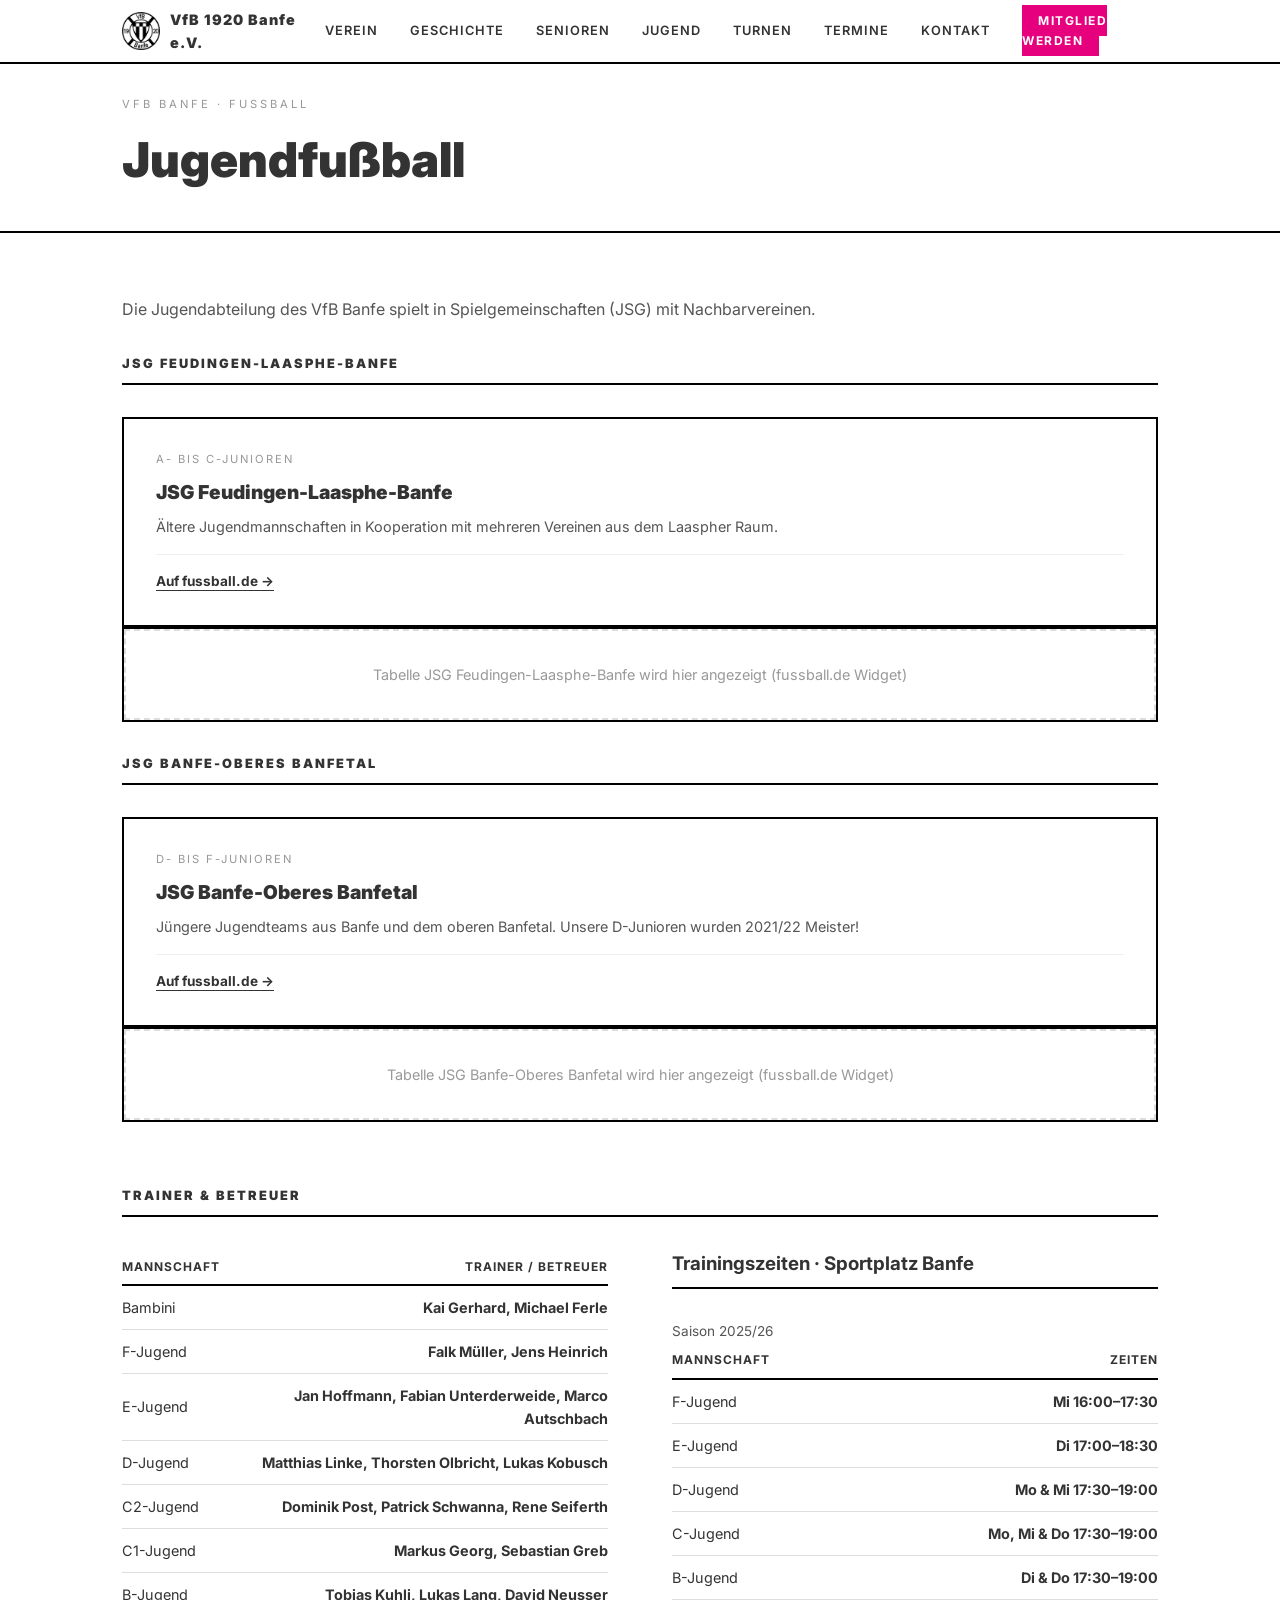
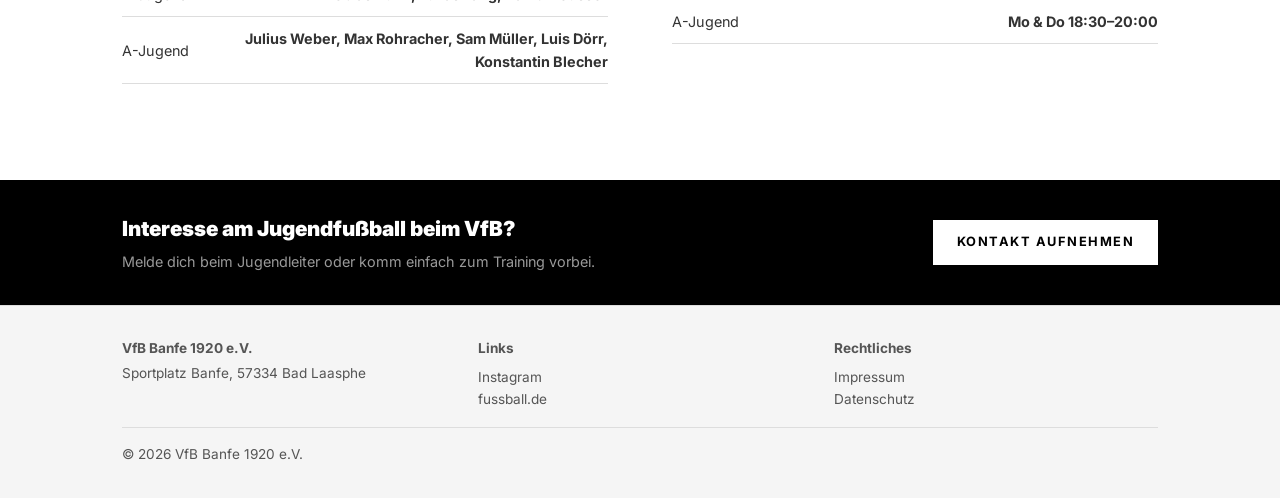
<file: jugend.html>
<!DOCTYPE html>
<html lang="de">
<head>
  <meta charset="UTF-8">
  <meta name="viewport" content="width=device-width, initial-scale=1.0">
  <title>Jugend – VfB Banfe 1920</title>
  <link rel="stylesheet" href="css/style.css">
  <link rel="icon" href="img/logo.png" type="image/png">
</head>
<body>

<nav class="nav">
  <div class="nav__inner">
    <a href="index.html" class="nav__logo">
      <img src="img/logo.png" alt="VfB Banfe Logo" class="nav__logo-img">
      <span class="nav__logo-text">VfB 1920 Banfe e.V.</span>
    </a>
    <button class="nav__toggle" aria-label="Menü öffnen">&#9776;</button>
    <ul class="nav__links">
      <li><a href="verein.html">Verein</a></li>
      <li><a href="geschichte.html">Geschichte</a></li>
      <li><a href="senioren.html">Senioren</a></li>
      <li><a href="jugend.html" aria-current="page">Jugend</a></li>
      <li><a href="turnen.html">Turnen</a></li>
      <li><a href="termine.html">Termine</a></li>
      <li><a href="kontakt.html">Kontakt</a></li>
      <li><a href="mitglied-werden.html" class="nav__cta">Mitglied werden</a></li>
    </ul>
  </div>
</nav>

<header class="page-header">
  <div class="container">
    <p class="page-header__label">VfB Banfe · Fußball</p>
    <h1 class="page-header__title">Jugendfußball</h1>
  </div>
</header>

<section class="section">
  <div class="container">

    <p class="section-intro">Die Jugendabteilung des VfB Banfe spielt in Spielgemeinschaften (JSG) mit Nachbarvereinen.</p>

    <div class="section-header"><h2>JSG Feudingen-Laasphe-Banfe</h2></div>
    <div class="team-card">
      <p class="team-card__label">A- bis C-Junioren</p>
      <h3 class="team-card__title">JSG Feudingen-Laasphe-Banfe</h3>
      <p class="team-card__text">Ältere Jugendmannschaften in Kooperation mit mehreren Vereinen aus dem Laaspher Raum.</p>
      <div class="team-card__meta">
        <a href="https://www.fussball.de/verein/vfb-1920-banfe-westfalen/-/id/00ES8GN8QS00005VVV0AG08LVUPGND5I" target="_blank" rel="noopener" class="pillar__link">Auf fussball.de →</a>
      </div>
    </div>
    <div class="widget-container">
      <!-- FUSSBALL.DE WIDGET JSG Feudingen-Laasphe-Banfe – Widget-Code hier einfügen -->
      <div class="widget-placeholder">
        <p>Tabelle JSG Feudingen-Laasphe-Banfe wird hier angezeigt (fussball.de Widget)</p>
      </div>
    </div>

    <div class="section-header"><h2>JSG Banfe-Oberes Banfetal</h2></div>
    <div class="team-card">
      <p class="team-card__label">D- bis F-Junioren</p>
      <h3 class="team-card__title">JSG Banfe-Oberes Banfetal</h3>
      <p class="team-card__text">Jüngere Jugendteams aus Banfe und dem oberen Banfetal. Unsere D-Junioren wurden 2021/22 Meister!</p>
      <div class="team-card__meta">
        <a href="https://www.fussball.de/verein/vfb-1920-banfe-westfalen/-/id/00ES8GN8QS00005VVV0AG08LVUPGND5I" target="_blank" rel="noopener" class="pillar__link">Auf fussball.de →</a>
      </div>
    </div>
    <div class="widget-container">
      <!-- FUSSBALL.DE WIDGET JSG Banfe-Oberes Banfetal – Widget-Code hier einfügen -->
      <div class="widget-placeholder">
        <p>Tabelle JSG Banfe-Oberes Banfetal wird hier angezeigt (fussball.de Widget)</p>
      </div>
    </div>

    <div class="section-header section-header--spaced"><h2>Trainer &amp; Betreuer</h2></div>
    <div class="grid-2col">
      <table class="fees-table">
        <thead>
          <tr><th>Mannschaft</th><th>Trainer / Betreuer</th></tr>
        </thead>
        <tbody>
          <tr><td>Bambini</td><td>Kai Gerhard, Michael Ferle</td></tr>
          <tr><td>F-Jugend</td><td>Falk Müller, Jens Heinrich</td></tr>
          <tr><td>E-Jugend</td><td>Jan Hoffmann, Fabian Unterderweide, Marco Autschbach</td></tr>
          <tr><td>D-Jugend</td><td>Matthias Linke, Thorsten Olbricht, Lukas Kobusch</td></tr>
          <tr><td>C2-Jugend</td><td>Dominik Post, Patrick Schwanna, Rene Seiferth</td></tr>
          <tr><td>C1-Jugend</td><td>Markus Georg, Sebastian Greb</td></tr>
          <tr><td>B-Jugend</td><td>Tobias Kuhli, Lukas Lang, David Neusser</td></tr>
          <tr><td>A-Jugend</td><td>Julius Weber, Max Rohracher, Sam Müller, Luis Dörr, Konstantin Blecher</td></tr>
        </tbody>
      </table>

      <div>
        <div class="section-header"><h3>Trainingszeiten · Sportplatz Banfe</h3></div>
        <p class="footnote">Saison 2025/26</p>
        <table class="fees-table">
          <thead>
            <tr><th>Mannschaft</th><th>Zeiten</th></tr>
          </thead>
          <tbody>
            <tr><td>F-Jugend</td><td>Mi 16:00–17:30</td></tr>
            <tr><td>E-Jugend</td><td>Di 17:00–18:30</td></tr>
            <tr><td>D-Jugend</td><td>Mo &amp; Mi 17:30–19:00</td></tr>
            <tr><td>C-Jugend</td><td>Mo, Mi &amp; Do 17:30–19:00</td></tr>
            <tr><td>B-Jugend</td><td>Di &amp; Do 17:30–19:00</td></tr>
            <tr><td>A-Jugend</td><td>Mo &amp; Do 18:30–20:00</td></tr>
          </tbody>
        </table>
      </div>
    </div>

  </div>
</section>

<section class="cta-banner">
  <div class="container">
    <div class="cta-banner__inner">
      <div>
        <p class="cta-banner__title">Interesse am Jugendfußball beim VfB?</p>
        <p class="cta-banner__sub">Melde dich beim Jugendleiter oder komm einfach zum Training vorbei.</p>
      </div>
      <a href="kontakt.html" class="btn btn--primary">Kontakt aufnehmen</a>
    </div>
  </div>
</section>

<footer class="footer">
  <div class="container">
    <div class="footer__grid">
      <div>
        <p class="footer__name">VfB Banfe 1920 e.V.</p>
        <p>Sportplatz Banfe, 57334 Bad Laasphe</p>
      </div>
      <div>
        <p class="footer__heading">Links</p>
        <p><a href="https://www.instagram.com/vfb_banfe_offiziell/" target="_blank" rel="noopener">Instagram</a></p>
        <p><a href="https://www.fussball.de/verein/vfb-1920-banfe-westfalen/-/id/00ES8GN8QS00005VVV0AG08LVUPGND5I" target="_blank" rel="noopener">fussball.de</a></p>
      </div>
      <div>
        <p class="footer__heading">Rechtliches</p>
        <p><a href="kontakt.html">Impressum</a></p>
        <p><a href="kontakt.html#datenschutz">Datenschutz</a></p>
      </div>
    </div>
    <p class="footer__copy">© 2026 VfB Banfe 1920 e.V.</p>
  </div>
</footer>

<script src="js/main.js"></script>
</body>
</html>
</file>
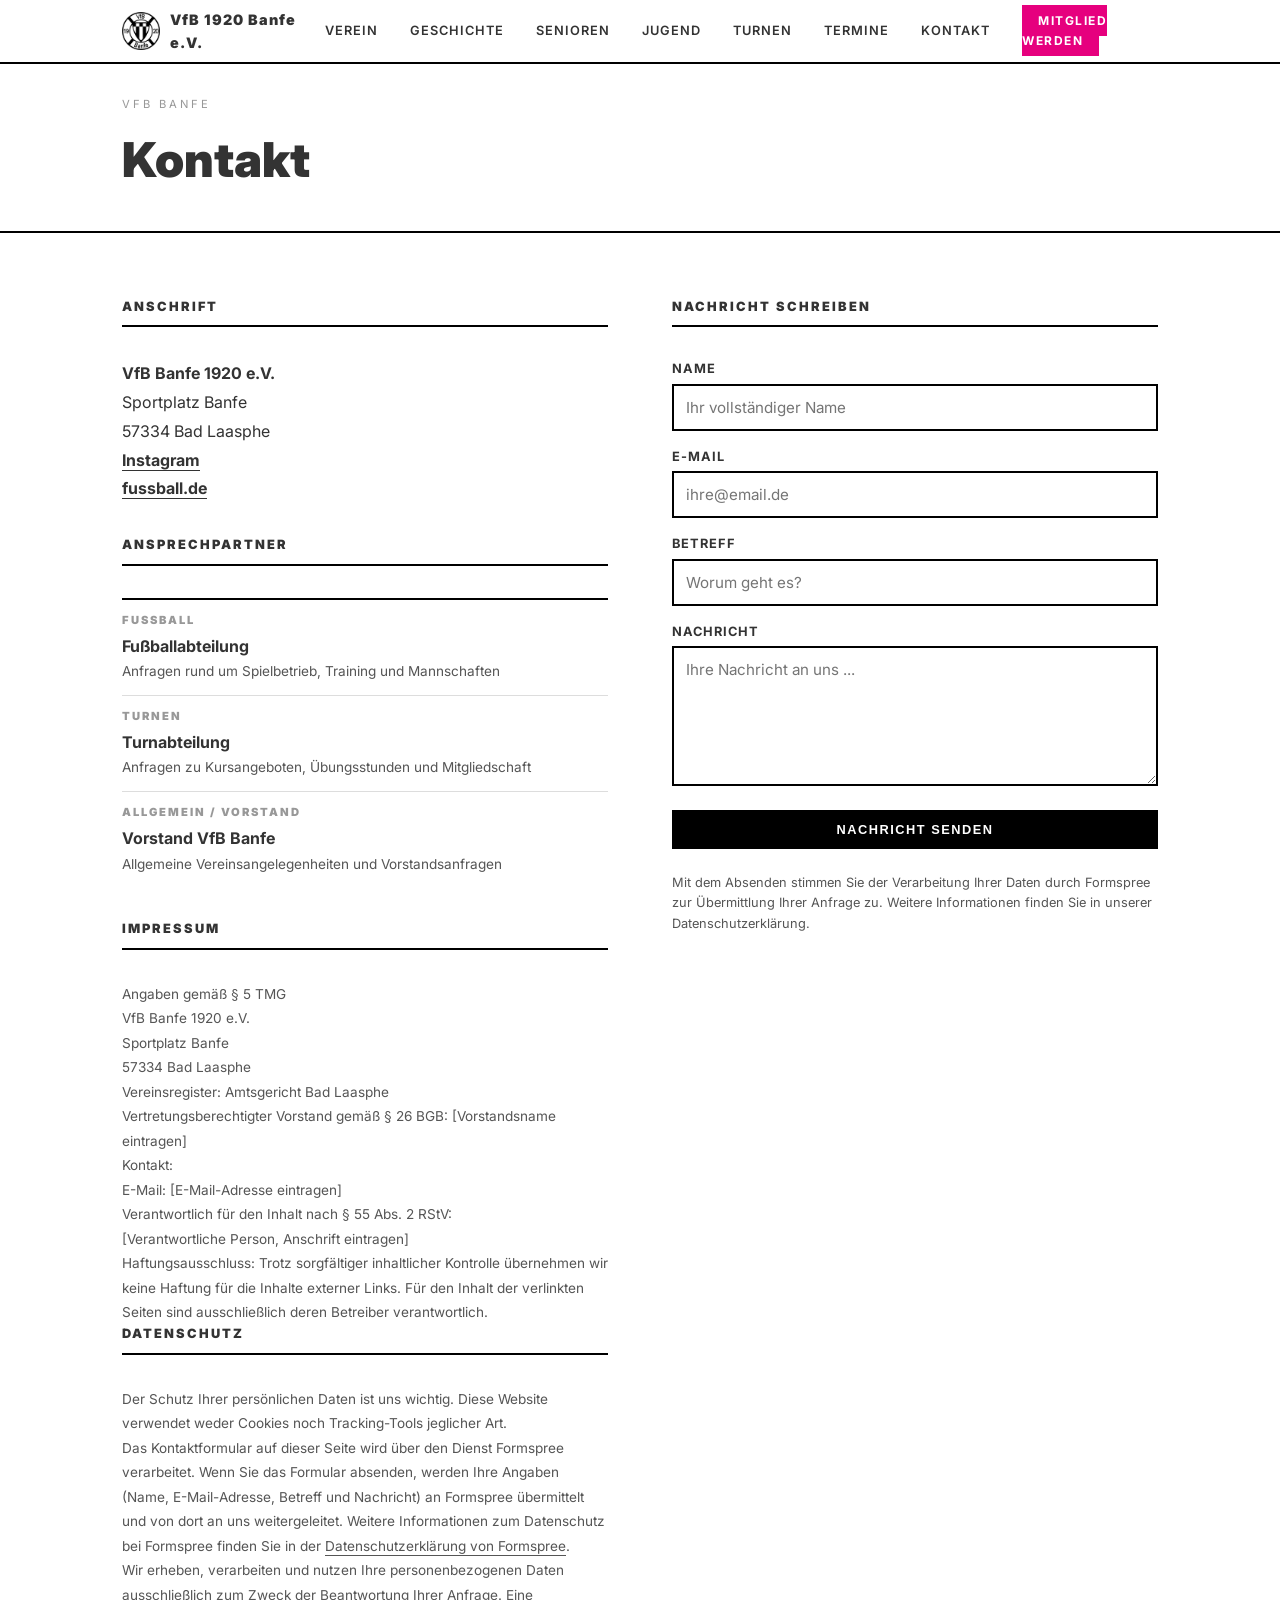
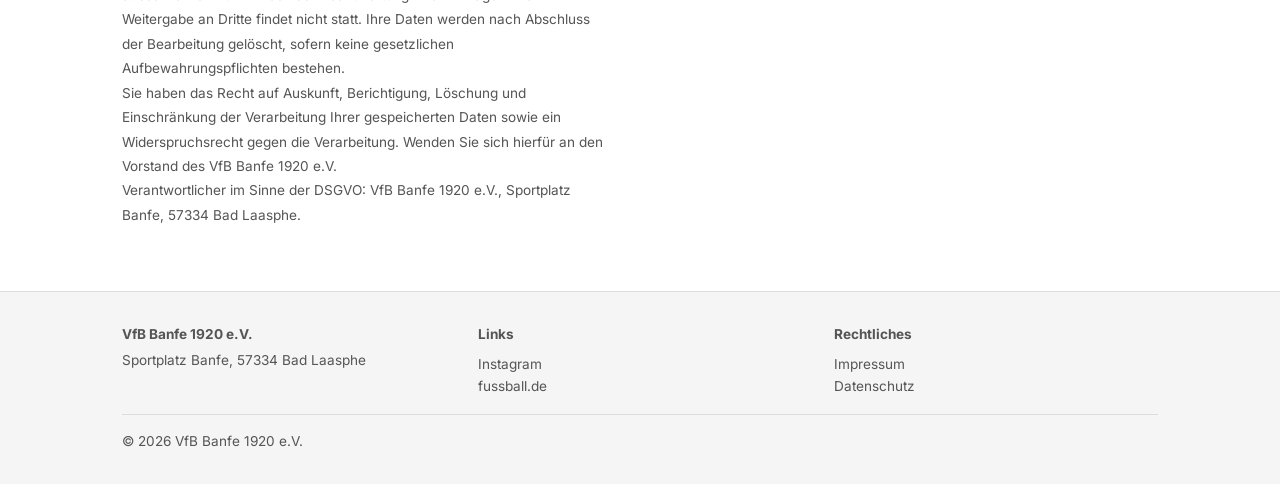
<file: kontakt.html>
<!DOCTYPE html>
<html lang="de">
<head>
  <meta charset="UTF-8">
  <meta name="viewport" content="width=device-width, initial-scale=1.0">
  <title>Kontakt – VfB Banfe 1920</title>
  <link rel="stylesheet" href="css/style.css">
  <link rel="icon" href="img/logo.png" type="image/png">
</head>
<body>

  <nav class="nav">
    <div class="nav__inner">
      <a href="index.html" class="nav__logo">
        <img src="img/logo.png" alt="VfB Banfe Logo" class="nav__logo-img">
        <span class="nav__logo-text">VfB 1920 Banfe e.V.</span>
      </a>
      <button class="nav__toggle" aria-label="Menü öffnen">&#9776;</button>
      <ul class="nav__links">
        <li><a href="verein.html">Verein</a></li>
        <li><a href="geschichte.html">Geschichte</a></li>
        <li><a href="senioren.html">Senioren</a></li>
        <li><a href="jugend.html">Jugend</a></li>
        <li><a href="turnen.html">Turnen</a></li>
        <li><a href="termine.html">Termine</a></li>
        <li><a href="kontakt.html" aria-current="page">Kontakt</a></li>
        <li><a href="mitglied-werden.html" class="nav__cta">Mitglied werden</a></li>
      </ul>
    </div>
  </nav>

  <header class="page-header">
    <div class="container">
      <p class="page-header__label">VfB Banfe</p>
      <h1 class="page-header__title">Kontakt</h1>
    </div>
  </header>

  <section class="section">
    <div class="container">
      <div class="grid-2col">

        <!-- Linke Spalte: Anschrift, Ansprechpartner, Impressum, Datenschutz -->
        <div>

          <div class="section-header">
            <h2>Anschrift</h2>
          </div>

          <div class="address-block">
            <p class="address-block__name">VfB Banfe 1920 e.V.</p>
            <p>Sportplatz Banfe</p>
            <p>57334 Bad Laasphe</p>
            <p>
              <a href="https://www.instagram.com/vfb_banfe_offiziell/" target="_blank" rel="noopener" class="address-block__link">Instagram</a>
            </p>
            <p>
              <a href="https://www.fussball.de/verein/vfb-1920-banfe-westfalen/-/id/00ES8GN8QS00005VVV0AG08LVUPGND5I" target="_blank" rel="noopener" class="address-block__link">fussball.de</a>
            </p>
          </div>

          <div class="section-header">
            <h2>Ansprechpartner</h2>
          </div>

          <div class="contact-list">
            <div class="contact-card">
              <p class="contact-card__role">Fußball</p>
              <p class="contact-card__name">Fußballabteilung</p>
              <p class="contact-card__detail">Anfragen rund um Spielbetrieb, Training und Mannschaften</p>
            </div>
            <div class="contact-card">
              <p class="contact-card__role">Turnen</p>
              <p class="contact-card__name">Turnabteilung</p>
              <p class="contact-card__detail">Anfragen zu Kursangeboten, Übungsstunden und Mitgliedschaft</p>
            </div>
            <div class="contact-card">
              <p class="contact-card__role">Allgemein / Vorstand</p>
              <p class="contact-card__name">Vorstand VfB Banfe</p>
              <p class="contact-card__detail">Allgemeine Vereinsangelegenheiten und Vorstandsanfragen</p>
            </div>
          </div>

          <div id="impressum">
            <div class="section-header">
              <h2>Impressum</h2>
            </div>
            <div class="legal-block">
              <p>Angaben gemäß § 5 TMG</p>
              <p>VfB Banfe 1920 e.V.<br>
                Sportplatz Banfe<br>
                57334 Bad Laasphe</p>
              <p>Vereinsregister: Amtsgericht Bad Laasphe<br>
                Vertretungsberechtigter Vorstand gemäß § 26 BGB: [Vorstandsname eintragen]</p>
              <p>Kontakt:<br>
                E-Mail: [E-Mail-Adresse eintragen]</p>
              <p>Verantwortlich für den Inhalt nach § 55 Abs. 2 RStV:<br>
                [Verantwortliche Person, Anschrift eintragen]</p>
              <p>Haftungsausschluss: Trotz sorgfältiger inhaltlicher Kontrolle übernehmen wir keine Haftung für die Inhalte externer Links. Für den Inhalt der verlinkten Seiten sind ausschließlich deren Betreiber verantwortlich.</p>
            </div>
          </div>

          <div id="datenschutz">
            <div class="section-header">
              <h2>Datenschutz</h2>
            </div>
            <div class="legal-block">
              <p>Der Schutz Ihrer persönlichen Daten ist uns wichtig. Diese Website verwendet weder Cookies noch Tracking-Tools jeglicher Art.</p>
              <p>Das Kontaktformular auf dieser Seite wird über den Dienst Formspree verarbeitet. Wenn Sie das Formular absenden, werden Ihre Angaben (Name, E-Mail-Adresse, Betreff und Nachricht) an Formspree übermittelt und von dort an uns weitergeleitet. Weitere Informationen zum Datenschutz bei Formspree finden Sie in der <a href="https://formspree.io/legal/privacy-policy" target="_blank" rel="noopener">Datenschutzerklärung von Formspree</a>.</p>
              <p>Wir erheben, verarbeiten und nutzen Ihre personenbezogenen Daten ausschließlich zum Zweck der Beantwortung Ihrer Anfrage. Eine Weitergabe an Dritte findet nicht statt. Ihre Daten werden nach Abschluss der Bearbeitung gelöscht, sofern keine gesetzlichen Aufbewahrungspflichten bestehen.</p>
              <p>Sie haben das Recht auf Auskunft, Berichtigung, Löschung und Einschränkung der Verarbeitung Ihrer gespeicherten Daten sowie ein Widerspruchsrecht gegen die Verarbeitung. Wenden Sie sich hierfür an den Vorstand des VfB Banfe 1920 e.V.</p>
              <p>Verantwortlicher im Sinne der DSGVO: VfB Banfe 1920 e.V., Sportplatz Banfe, 57334 Bad Laasphe.</p>
            </div>
          </div>

        </div>

        <!-- Rechte Spalte: Kontaktformular -->
        <div>

          <div class="section-header">
            <h2>Nachricht schreiben</h2>
          </div>

          <form class="form" action="https://formspree.io/f/mzdyakvw" method="POST">
            <input type="hidden" name="_subject" value="Kontaktanfrage – VfB Banfe">

            <div>
              <label for="name">Name</label>
              <input type="text" id="name" name="name" required placeholder="Ihr vollständiger Name">
            </div>

            <div>
              <label for="email">E-Mail</label>
              <input type="email" id="email" name="email" required placeholder="ihre@email.de">
            </div>

            <div>
              <label for="betreff">Betreff</label>
              <input type="text" id="betreff" name="betreff" placeholder="Worum geht es?">
            </div>

            <div>
              <label for="nachricht">Nachricht</label>
              <textarea id="nachricht" name="nachricht" required placeholder="Ihre Nachricht an uns ..."></textarea>
            </div>

            <button type="submit" class="btn btn--dark btn--full">Nachricht senden</button>

            <p class="form__note">Mit dem Absenden stimmen Sie der Verarbeitung Ihrer Daten durch Formspree zur Übermittlung Ihrer Anfrage zu. Weitere Informationen finden Sie in unserer <a href="#datenschutz">Datenschutzerklärung</a>.</p>
          </form>

        </div>

      </div>
    </div>
  </section>

  <footer class="footer">
    <div class="container">
      <div class="footer__grid">
        <div>
          <p class="footer__name">VfB Banfe 1920 e.V.</p>
          <p>Sportplatz Banfe, 57334 Bad Laasphe</p>
        </div>
        <div>
          <p class="footer__heading">Links</p>
          <p><a href="https://www.instagram.com/vfb_banfe_offiziell/" target="_blank" rel="noopener">Instagram</a></p>
          <p><a href="https://www.fussball.de/verein/vfb-1920-banfe-westfalen/-/id/00ES8GN8QS00005VVV0AG08LVUPGND5I" target="_blank" rel="noopener">fussball.de</a></p>
        </div>
        <div>
          <p class="footer__heading">Rechtliches</p>
          <p><a href="kontakt.html">Impressum</a></p>
          <p><a href="kontakt.html#datenschutz">Datenschutz</a></p>
        </div>
      </div>
      <p class="footer__copy">© 2026 VfB Banfe 1920 e.V.</p>
    </div>
  </footer>

  <script src="js/main.js"></script>
</body>
</html>
</file>
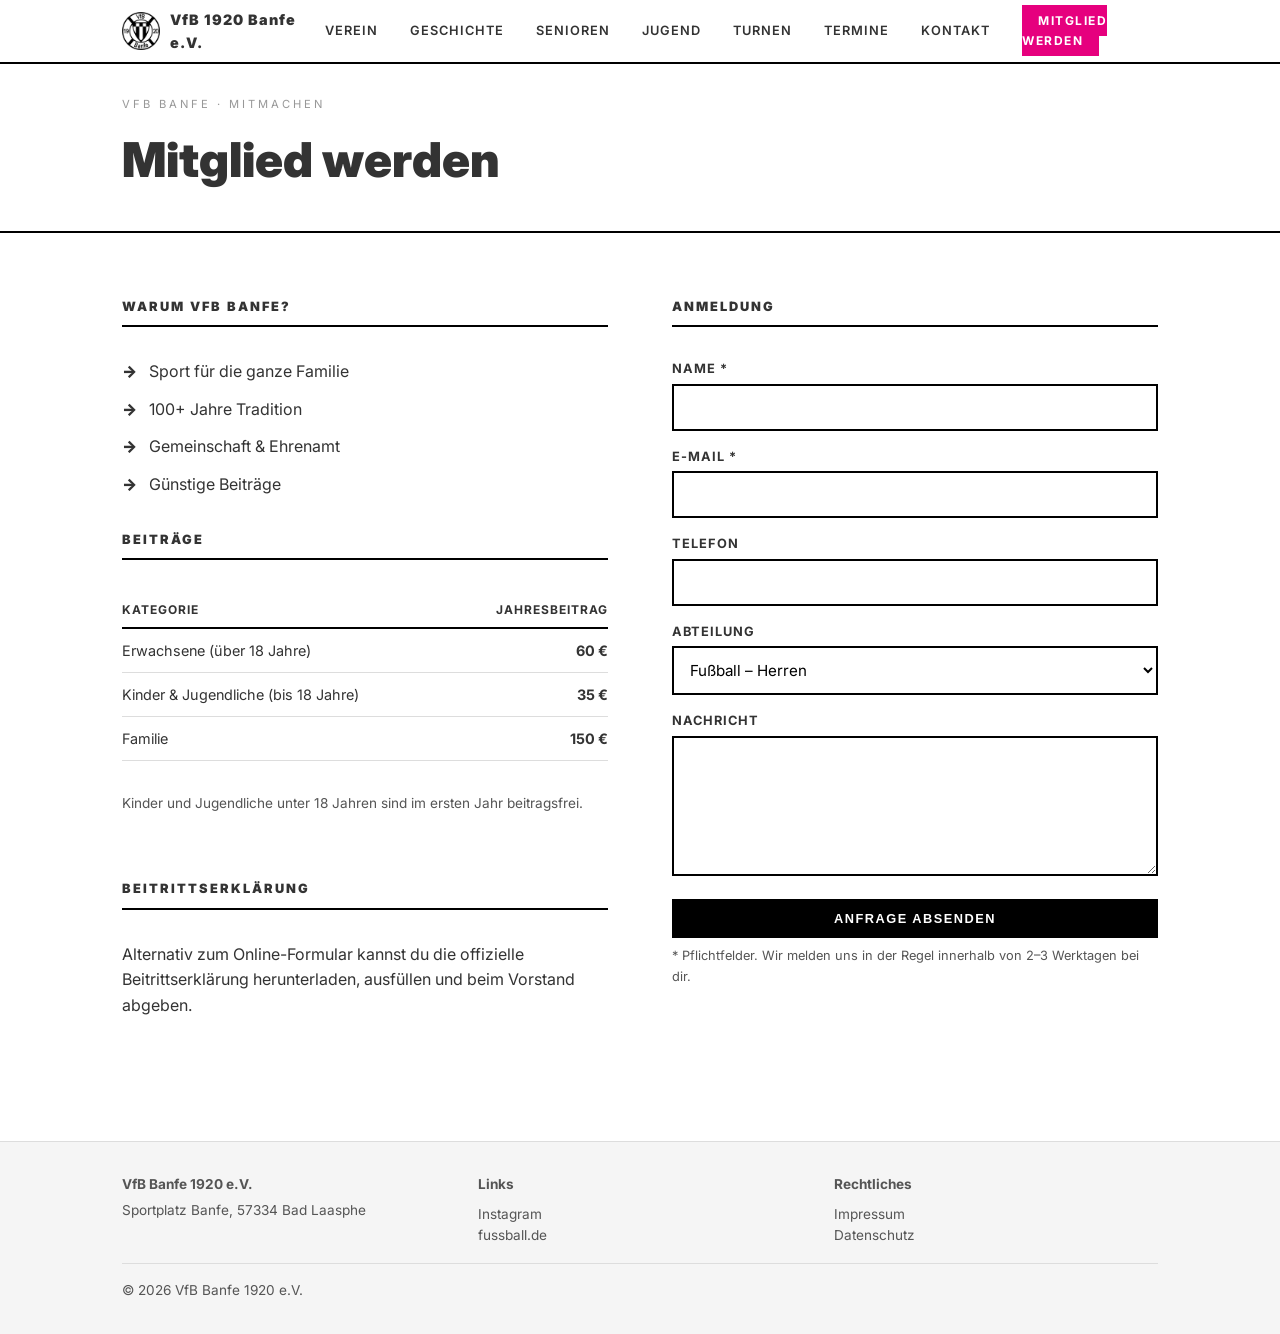
<file: mitglied-werden.html>
<!DOCTYPE html>
<html lang="de">
<head>
  <meta charset="UTF-8">
  <meta name="viewport" content="width=device-width, initial-scale=1.0">
  <title>Mitglied werden – VfB Banfe 1920</title>
  <link rel="stylesheet" href="css/style.css">
  <link rel="icon" href="img/logo.png" type="image/png">
</head>
<body>

  <nav class="nav">
    <div class="nav__inner">
      <a href="index.html" class="nav__logo">
        <img src="img/logo.png" alt="VfB Banfe Logo" class="nav__logo-img">
        <span class="nav__logo-text">VfB 1920 Banfe e.V.</span>
      </a>
      <button class="nav__toggle" aria-label="Menü öffnen">&#9776;</button>
      <ul class="nav__links">
        <li><a href="verein.html">Verein</a></li>
        <li><a href="geschichte.html">Geschichte</a></li>
        <li><a href="senioren.html">Senioren</a></li>
        <li><a href="jugend.html">Jugend</a></li>
        <li><a href="turnen.html">Turnen</a></li>
        <li><a href="termine.html">Termine</a></li>
        <li><a href="kontakt.html">Kontakt</a></li>
        <li><a href="mitglied-werden.html" class="nav__cta" aria-current="page">Mitglied werden</a></li>
      </ul>
    </div>
  </nav>

  <header class="page-header">
    <div class="container">
      <p class="page-header__label">VfB Banfe · Mitmachen</p>
      <h1 class="page-header__title">Mitglied werden</h1>
    </div>
  </header>

  <section class="section">
    <div class="container">
        <div class="grid-2col">

          <!-- Linke Spalte -->
          <div>
            <div class="section-header">
              <h2>Warum VfB Banfe?</h2>
            </div>
            <ul class="benefit-list">
              <li class="benefit-list__item">
                <span class="benefit-list__arrow">&#8594;</span>
                <span>Sport für die ganze Familie</span>
              </li>
              <li class="benefit-list__item">
                <span class="benefit-list__arrow">&#8594;</span>
                <span>100+ Jahre Tradition</span>
              </li>
              <li class="benefit-list__item">
                <span class="benefit-list__arrow">&#8594;</span>
                <span>Gemeinschaft &amp; Ehrenamt</span>
              </li>
              <li class="benefit-list__item">
                <span class="benefit-list__arrow">&#8594;</span>
                <span>Günstige Beiträge</span>
              </li>
            </ul>

            <div class="section-header">
              <h2>Beiträge</h2>
            </div>
            <table class="fees-table">
              <thead>
                <tr>
                  <th>Kategorie</th>
                  <th>Jahresbeitrag</th>
                </tr>
              </thead>
              <tbody>
                <tr>
                  <td>Erwachsene (über 18 Jahre)</td>
                  <td>60 €</td>
                </tr>
                <tr>
                  <td>Kinder &amp; Jugendliche (bis 18 Jahre)</td>
                  <td>35 €</td>
                </tr>
                <tr>
                  <td>Familie</td>
                  <td>150 €</td>
                </tr>
              </tbody>
            </table>

            <p class="footnote">Kinder und Jugendliche unter 18 Jahren sind im ersten Jahr beitragsfrei.</p>

            <div class="section-header section-header--spaced">
              <h2>Beitrittserklärung</h2>
            </div>
            <p>Alternativ zum Online-Formular kannst du die offizielle Beitrittserklärung herunterladen, ausfüllen und beim Vorstand abgeben.</p>
            <a href="downloads/beitrittserklarung.pdf" download class="btn btn--outline" style="display:inline-block;margin-top:0.75rem;">Beitrittserklärung herunterladen (PDF)</a>
          </div>

          <!-- Rechte Spalte -->
          <div>
            <div class="section-header">
              <h2>Anmeldung</h2>
            </div>
            <form class="form" action="https://formspree.io/f/mkokvpvn" method="POST">
              <input type="hidden" name="_subject" value="Neue Mitgliedsanfrage – VfB Banfe">

              <div>
                <label for="name">Name *</label>
                <input type="text" id="name" name="name" required>
              </div>

              <div>
                <label for="email">E-Mail *</label>
                <input type="email" id="email" name="email" required>
              </div>

              <div>
                <label for="telefon">Telefon</label>
                <input type="tel" id="telefon" name="telefon">
              </div>

              <div>
                <label for="abteilung">Abteilung</label>
                <select id="abteilung" name="abteilung">
                  <option value="Fußball–Herren">Fußball – Herren</option>
                  <option value="Fußball–Jugend">Fußball – Jugend</option>
                  <option value="Turnen">Turnen</option>
                  <option value="Allgemein">Allgemein</option>
                </select>
              </div>

              <div>
                <label for="nachricht">Nachricht</label>
                <textarea id="nachricht" name="nachricht"></textarea>
              </div>

              <button type="submit" class="btn btn--dark btn--full">Anfrage absenden</button>
            </form>
            <p class="form__note">* Pflichtfelder. Wir melden uns in der Regel innerhalb von 2–3 Werktagen bei dir.</p>
          </div>

        </div>
    </div>
  </section>

  <footer class="footer">
    <div class="container">
      <div class="footer__grid">
        <div>
          <p class="footer__name">VfB Banfe 1920 e.V.</p>
          <p>Sportplatz Banfe, 57334 Bad Laasphe</p>
        </div>
        <div>
          <p class="footer__heading">Links</p>
          <p><a href="https://www.instagram.com/vfb_banfe_offiziell/" target="_blank" rel="noopener">Instagram</a></p>
          <p><a href="https://www.fussball.de/verein/vfb-1920-banfe-westfalen/-/id/00ES8GN8QS00005VVV0AG08LVUPGND5I" target="_blank" rel="noopener">fussball.de</a></p>
        </div>
        <div>
          <p class="footer__heading">Rechtliches</p>
          <p><a href="kontakt.html">Impressum</a></p>
          <p><a href="kontakt.html#datenschutz">Datenschutz</a></p>
        </div>
      </div>
      <p class="footer__copy">© 2026 VfB Banfe 1920 e.V.</p>
    </div>
  </footer>

  <script src="js/main.js"></script>
</body>
</html>
</file>
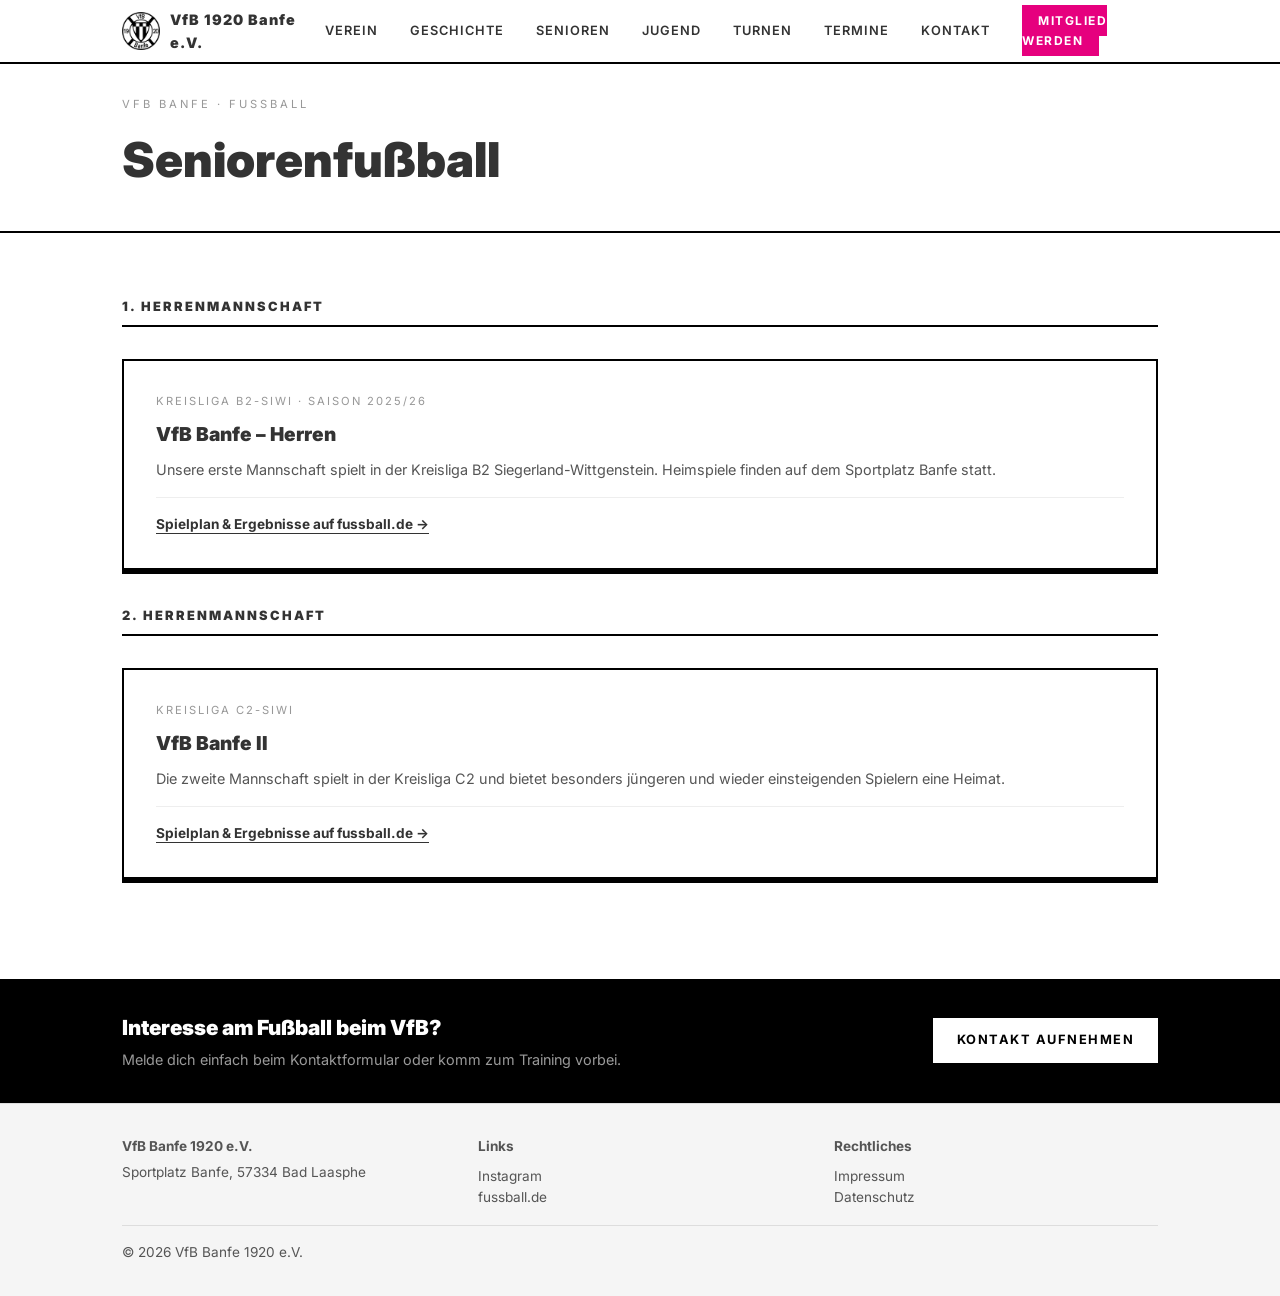
<file: senioren.html>
<!DOCTYPE html>
<html lang="de">
<head>
  <meta charset="UTF-8">
  <meta name="viewport" content="width=device-width, initial-scale=1.0">
  <title>Senioren – VfB Banfe 1920</title>
  <link rel="stylesheet" href="css/style.css">
  <link rel="icon" href="img/logo.png" type="image/png">
  <script type="text/javascript" src="https://www.fussball.de/widgets.js"></script>
</head>
<body>

<nav class="nav">
  <div class="nav__inner">
    <a href="index.html" class="nav__logo">
      <img src="img/logo.png" alt="VfB Banfe Logo" class="nav__logo-img">
      <span class="nav__logo-text">VfB 1920 Banfe e.V.</span>
    </a>
    <button class="nav__toggle" aria-label="Menü öffnen">&#9776;</button>
    <ul class="nav__links">
      <li><a href="verein.html">Verein</a></li>
      <li><a href="geschichte.html">Geschichte</a></li>
      <li><a href="senioren.html" aria-current="page">Senioren</a></li>
      <li><a href="jugend.html">Jugend</a></li>
      <li><a href="turnen.html">Turnen</a></li>
      <li><a href="termine.html">Termine</a></li>
      <li><a href="kontakt.html">Kontakt</a></li>
      <li><a href="mitglied-werden.html" class="nav__cta">Mitglied werden</a></li>
    </ul>
  </div>
</nav>

<header class="page-header">
  <div class="container">
    <p class="page-header__label">VfB Banfe · Fußball</p>
    <h1 class="page-header__title">Seniorenfußball</h1>
  </div>
</header>

<section class="section">
  <div class="container">

    <div class="section-header"><h2>1. Herrenmannschaft</h2></div>
    <div class="team-card">
      <p class="team-card__label">Kreisliga B2-SIWI · Saison 2025/26</p>
      <h3 class="team-card__title">VfB Banfe – Herren</h3>
      <p class="team-card__text">Unsere erste Mannschaft spielt in der Kreisliga B2 Siegerland-Wittgenstein. Heimspiele finden auf dem Sportplatz Banfe statt.</p>
      <div class="team-card__meta">
        <a href="https://www.fussball.de/mannschaft/vfb-banfe-vfb-1920-banfe-westfalen/-/saison/2425/team-id/011MICQVIG000000VTVG0001VTR8C1K7" target="_blank" rel="noopener" class="pillar__link">Spielplan &amp; Ergebnisse auf fussball.de →</a>
      </div>
    </div>

    <div class="widget-container widget-container--scroll">
      <div class="fussballde_widget" data-id="ceed4a5b-bf02-42f1-9135-0d7b956955cb" data-type="table" style="width: 100%"></div>
    </div>

    <div class="section-header"><h2>2. Herrenmannschaft</h2></div>
    <div class="team-card">
      <p class="team-card__label">Kreisliga C2-SIWI</p>
      <h3 class="team-card__title">VfB Banfe II</h3>
      <p class="team-card__text">Die zweite Mannschaft spielt in der Kreisliga C2 und bietet besonders jüngeren und wieder einsteigenden Spielern eine Heimat.</p>
      <div class="team-card__meta">
        <a href="https://www.fussball.de/mannschaft/vfb-banfe-ii-vfb-1920-banfe-ev-westfalen/-/saison/2324/team-id/011MIARRR4000000VTVG0001VTR8C1K7" target="_blank" rel="noopener" class="pillar__link">Spielplan &amp; Ergebnisse auf fussball.de →</a>
      </div>
    </div>

    <div class="widget-container widget-container--scroll">
      <div class="fussballde_widget" data-id="018adf83-9194-4696-837f-c0cfc229b414" data-type="table" style="width: 100%"></div>
    </div>

  </div>
</section>

<section class="cta-banner">
  <div class="container">
    <div class="cta-banner__inner">
      <div>
        <p class="cta-banner__title">Interesse am Fußball beim VfB?</p>
        <p class="cta-banner__sub">Melde dich einfach beim Kontaktformular oder komm zum Training vorbei.</p>
      </div>
      <a href="kontakt.html" class="btn btn--primary">Kontakt aufnehmen</a>
    </div>
  </div>
</section>

<footer class="footer">
  <div class="container">
    <div class="footer__grid">
      <div>
        <p class="footer__name">VfB Banfe 1920 e.V.</p>
        <p>Sportplatz Banfe, 57334 Bad Laasphe</p>
      </div>
      <div>
        <p class="footer__heading">Links</p>
        <p><a href="https://www.instagram.com/vfb_banfe_offiziell/" target="_blank" rel="noopener">Instagram</a></p>
        <p><a href="https://www.fussball.de/verein/vfb-1920-banfe-westfalen/-/id/00ES8GN8QS00005VVV0AG08LVUPGND5I" target="_blank" rel="noopener">fussball.de</a></p>
      </div>
      <div>
        <p class="footer__heading">Rechtliches</p>
        <p><a href="kontakt.html">Impressum</a></p>
        <p><a href="kontakt.html#datenschutz">Datenschutz</a></p>
      </div>
    </div>
    <p class="footer__copy">© 2026 VfB Banfe 1920 e.V.</p>
  </div>
</footer>

<script src="js/main.js"></script>
</body>
</html>
</file>
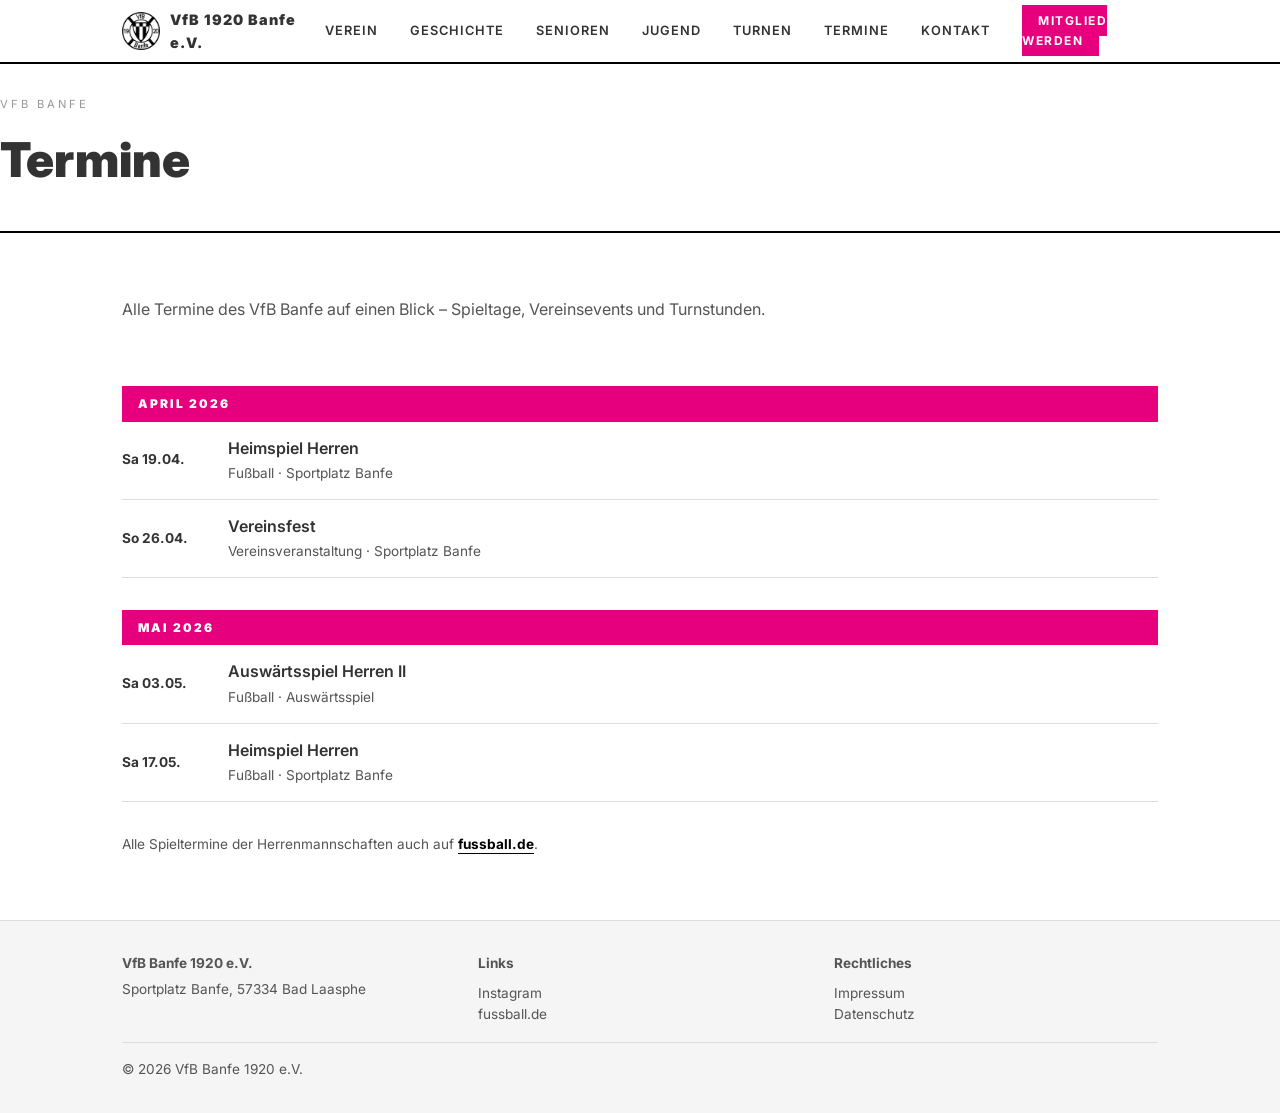
<file: termine.html>
<!DOCTYPE html>
<html lang="de">
<head>
  <meta charset="UTF-8">
  <meta name="viewport" content="width=device-width, initial-scale=1.0">
  <title>Termine – VfB Banfe 1920</title>
  <link rel="stylesheet" href="css/style.css">
</head>
<body>

  <nav class="nav">
    <div class="nav__inner">
      <a href="index.html" class="nav__logo">
        <img src="img/logo.png" alt="VfB Banfe Logo" class="nav__logo-img">
        <span class="nav__logo-text">VfB 1920 Banfe e.V.</span>
      </a>
      <button class="nav__toggle" aria-label="Menü öffnen">&#9776;</button>
      <ul class="nav__links">
        <li><a href="verein.html">Verein</a></li>
        <li><a href="geschichte.html">Geschichte</a></li>
        <li><a href="senioren.html">Senioren</a></li>
      <li><a href="jugend.html">Jugend</a></li>
        <li><a href="turnen.html">Turnen</a></li>
        <li><a href="termine.html" aria-current="page">Termine</a></li>
        <li><a href="kontakt.html">Kontakt</a></li>
        <li><a href="mitglied-werden.html" class="nav__cta">Mitglied werden</a></li>
      </ul>
    </div>
  </nav>

  <header class="page-header">
    <p class="page-header__label">VfB Banfe</p>
    <h1 class="page-header__title">Termine</h1>
  </header>

  <section class="section">
    <div class="container">

      <p class="section-intro">Alle Termine des VfB Banfe auf einen Blick – Spieltage, Vereinsevents und Turnstunden.</p>

      <div class="table-list">

        <div class="table-list__month">April 2026</div>

        <div class="table-list__item">
          <span class="table-list__date">Sa 19.04.</span>
          <div>
            <p class="table-list__title">Heimspiel Herren</p>
            <p class="table-list__meta">Fußball · Sportplatz Banfe</p>
          </div>
        </div>

        <div class="table-list__item">
          <span class="table-list__date">So 26.04.</span>
          <div>
            <p class="table-list__title">Vereinsfest</p>
            <p class="table-list__meta">Vereinsveranstaltung · Sportplatz Banfe</p>
          </div>
        </div>

        <div class="table-list__month">Mai 2026</div>

        <div class="table-list__item">
          <span class="table-list__date">Sa 03.05.</span>
          <div>
            <p class="table-list__title">Auswärtsspiel Herren II</p>
            <p class="table-list__meta">Fußball · Auswärtsspiel</p>
          </div>
        </div>

        <div class="table-list__item">
          <span class="table-list__date">Sa 17.05.</span>
          <div>
            <p class="table-list__title">Heimspiel Herren</p>
            <p class="table-list__meta">Fußball · Sportplatz Banfe</p>
          </div>
        </div>

      </div>

      <p class="footnote">Alle Spieltermine der Herrenmannschaften auch auf <a href="https://www.fussball.de/verein/vfb-1920-banfe-westfalen/-/id/00ES8GN8QS00005VVV0AG08LVUPGND5I" target="_blank" rel="noopener">fussball.de</a>.</p>

    </div>
  </section>

  <footer class="footer">
    <div class="container">
      <div class="footer__grid">
        <div>
          <p class="footer__name">VfB Banfe 1920 e.V.</p>
          <p>Sportplatz Banfe, 57334 Bad Laasphe</p>
        </div>
        <div>
          <p class="footer__heading">Links</p>
          <p><a href="https://www.instagram.com/vfb_banfe_offiziell/" target="_blank" rel="noopener">Instagram</a></p>
          <p><a href="https://www.fussball.de/verein/vfb-1920-banfe-westfalen/-/id/00ES8GN8QS00005VVV0AG08LVUPGND5I" target="_blank" rel="noopener">fussball.de</a></p>
        </div>
        <div>
          <p class="footer__heading">Rechtliches</p>
          <p><a href="kontakt.html">Impressum</a></p>
          <p><a href="kontakt.html#datenschutz">Datenschutz</a></p>
        </div>
      </div>
      <p class="footer__copy">© 2026 VfB Banfe 1920 e.V.</p>
    </div>
  </footer>

  <script src="js/main.js"></script>
</body>
</html>
</file>
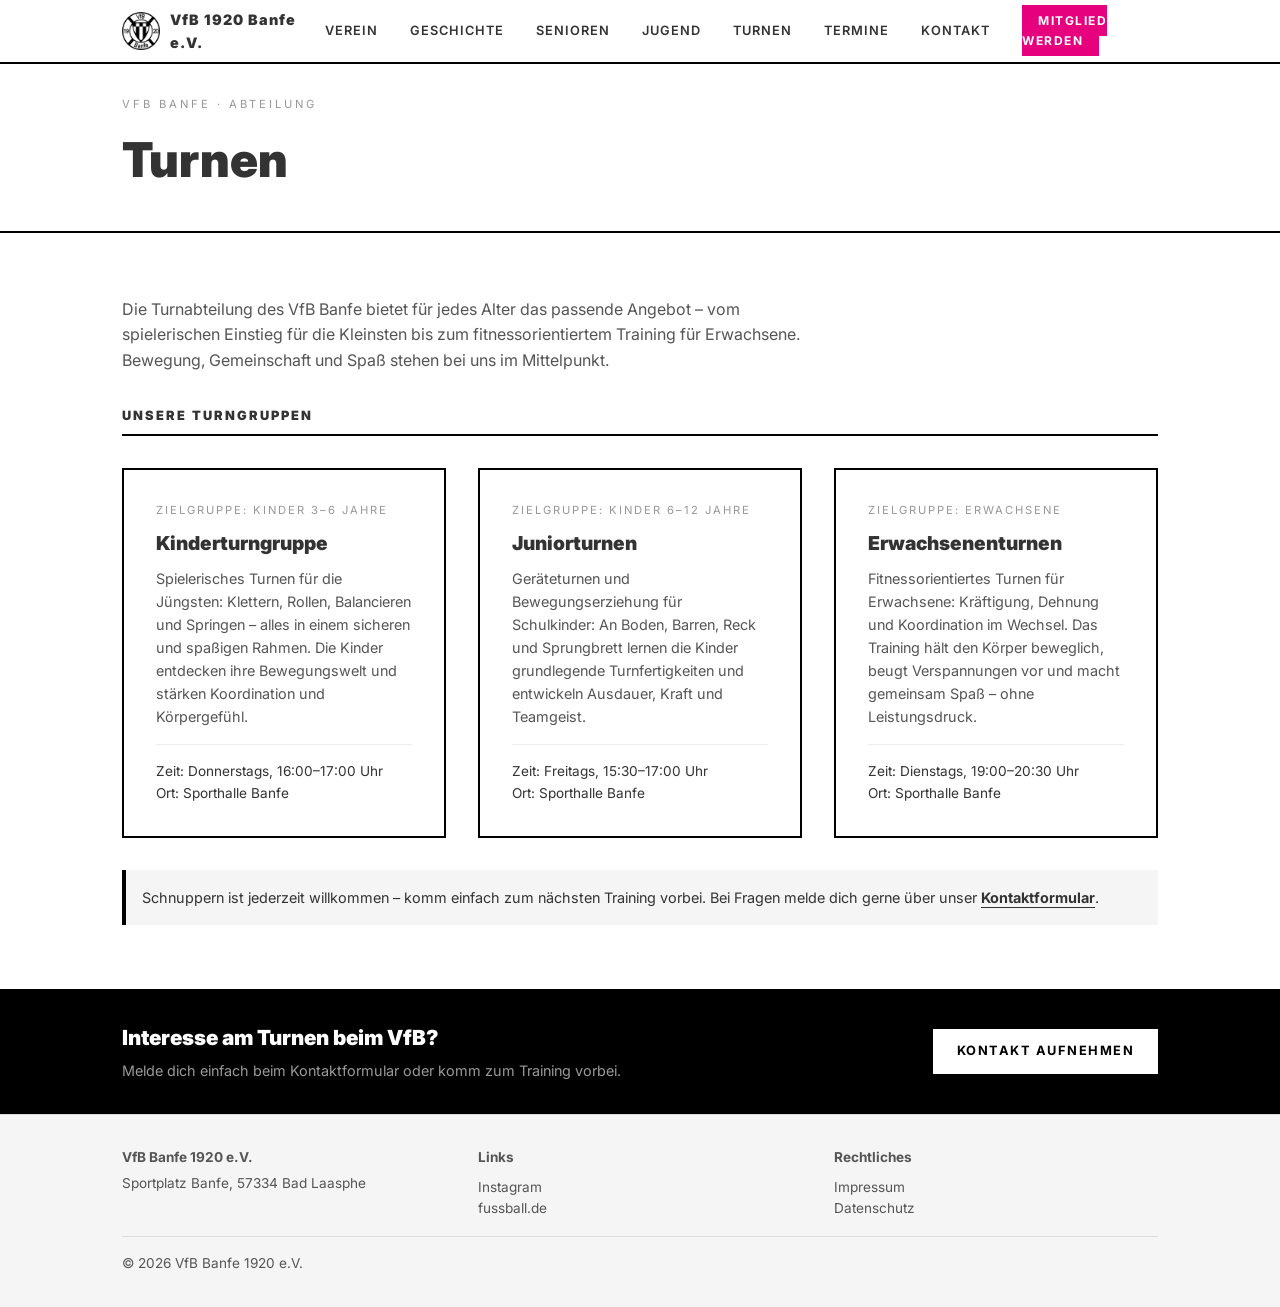
<file: turnen.html>
<!DOCTYPE html>
<html lang="de">
<head>
  <meta charset="UTF-8">
  <meta name="viewport" content="width=device-width, initial-scale=1.0">
  <title>Turnen – VfB Banfe 1920</title>
  <link rel="stylesheet" href="css/style.css">
  <link rel="icon" href="img/logo.png" type="image/png">
</head>
<body>

<nav class="nav">
  <div class="nav__inner">
    <a href="index.html" class="nav__logo">
      <img src="img/logo.png" alt="VfB Banfe Logo" class="nav__logo-img">
      <span class="nav__logo-text">VfB 1920 Banfe e.V.</span>
    </a>
    <button class="nav__toggle" aria-label="Menü öffnen">&#9776;</button>
    <ul class="nav__links">
      <li><a href="verein.html">Verein</a></li>
      <li><a href="geschichte.html">Geschichte</a></li>
      <li><a href="senioren.html">Senioren</a></li>
      <li><a href="jugend.html">Jugend</a></li>
      <li><a href="turnen.html" aria-current="page">Turnen</a></li>
      <li><a href="termine.html">Termine</a></li>
      <li><a href="kontakt.html">Kontakt</a></li>
      <li><a href="mitglied-werden.html" class="nav__cta">Mitglied werden</a></li>
    </ul>
  </div>
</nav>

<header class="page-header">
  <div class="container">
    <p class="page-header__label">VfB Banfe · Abteilung</p>
    <h1 class="page-header__title">Turnen</h1>
  </div>
</header>

<section class="section">
  <div class="container">

    <p class="section-intro">Die Turnabteilung des VfB Banfe bietet für jedes Alter das passende Angebot – vom spielerischen Einstieg für die Kleinsten bis zum fitnessorientiertem Training für Erwachsene. Bewegung, Gemeinschaft und Spaß stehen bei uns im Mittelpunkt.</p>

    <div class="section-header">
      <h2>Unsere Turngruppen</h2>
    </div>

    <div class="team-grid">

      <div class="team-card">
        <p class="team-card__label">Zielgruppe: Kinder 3–6 Jahre</p>
        <h3 class="team-card__title">Kinderturngruppe</h3>
        <p class="team-card__text">Spielerisches Turnen für die Jüngsten: Klettern, Rollen, Balancieren und Springen – alles in einem sicheren und spaßigen Rahmen. Die Kinder entdecken ihre Bewegungswelt und stärken Koordination und Körpergefühl.</p>
        <div class="team-card__meta">
          <p>Zeit: Donnerstags, 16:00–17:00 Uhr</p>
          <p>Ort: Sporthalle Banfe</p>
        </div>
      </div>

      <div class="team-card">
        <p class="team-card__label">Zielgruppe: Kinder 6–12 Jahre</p>
        <h3 class="team-card__title">Juniorturnen</h3>
        <p class="team-card__text">Geräteturnen und Bewegungserziehung für Schulkinder: An Boden, Barren, Reck und Sprungbrett lernen die Kinder grundlegende Turnfertigkeiten und entwickeln Ausdauer, Kraft und Teamgeist.</p>
        <div class="team-card__meta">
          <p>Zeit: Freitags, 15:30–17:00 Uhr</p>
          <p>Ort: Sporthalle Banfe</p>
        </div>
      </div>

      <div class="team-card">
        <p class="team-card__label">Zielgruppe: Erwachsene</p>
        <h3 class="team-card__title">Erwachsenenturnen</h3>
        <p class="team-card__text">Fitnessorientiertes Turnen für Erwachsene: Kräftigung, Dehnung und Koordination im Wechsel. Das Training hält den Körper beweglich, beugt Verspannungen vor und macht gemeinsam Spaß – ohne Leistungsdruck.</p>
        <div class="team-card__meta">
          <p>Zeit: Dienstags, 19:00–20:30 Uhr</p>
          <p>Ort: Sporthalle Banfe</p>
        </div>
      </div>

    </div>

    <div class="info-box">
      <p>Schnuppern ist jederzeit willkommen – komm einfach zum nächsten Training vorbei. Bei Fragen melde dich gerne über unser <a href="kontakt.html">Kontaktformular</a>.</p>
    </div>

  </div>
</section>

<section class="cta-banner">
  <div class="container">
    <div class="cta-banner__inner">
      <div>
        <p class="cta-banner__title">Interesse am Turnen beim VfB?</p>
        <p class="cta-banner__sub">Melde dich einfach beim Kontaktformular oder komm zum Training vorbei.</p>
      </div>
      <a href="kontakt.html" class="btn btn--primary">Kontakt aufnehmen</a>
    </div>
  </div>
</section>

<footer class="footer">
  <div class="container">
    <div class="footer__grid">
      <div>
        <p class="footer__name">VfB Banfe 1920 e.V.</p>
        <p>Sportplatz Banfe, 57334 Bad Laasphe</p>
      </div>
      <div>
        <p class="footer__heading">Links</p>
        <p><a href="https://www.instagram.com/vfb_banfe_offiziell/" target="_blank" rel="noopener">Instagram</a></p>
        <p><a href="https://www.fussball.de/verein/vfb-1920-banfe-westfalen/-/id/00ES8GN8QS00005VVV0AG08LVUPGND5I" target="_blank" rel="noopener">fussball.de</a></p>
      </div>
      <div>
        <p class="footer__heading">Rechtliches</p>
        <p><a href="kontakt.html">Impressum</a></p>
        <p><a href="kontakt.html#datenschutz">Datenschutz</a></p>
      </div>
    </div>
    <p class="footer__copy">© 2026 VfB Banfe 1920 e.V.</p>
  </div>
</footer>

<script src="js/main.js"></script>
</body>
</html>
</file>
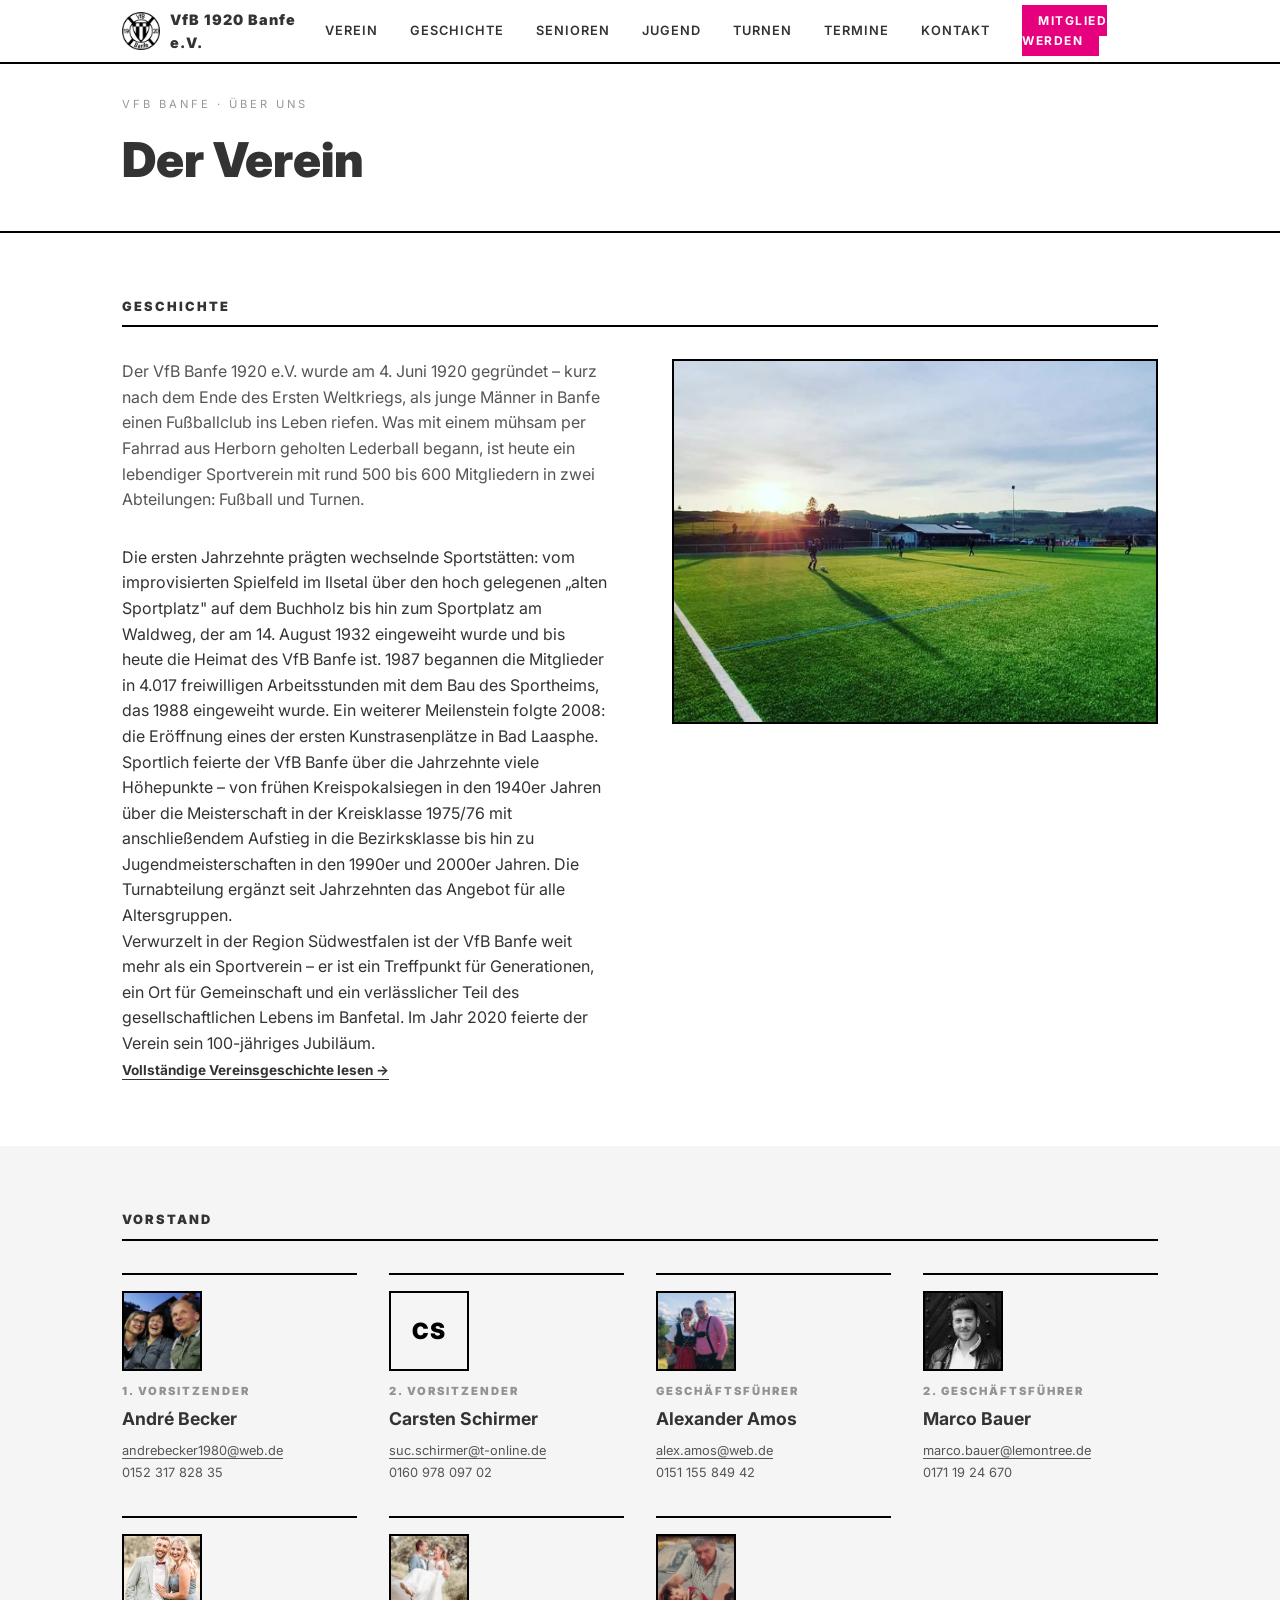
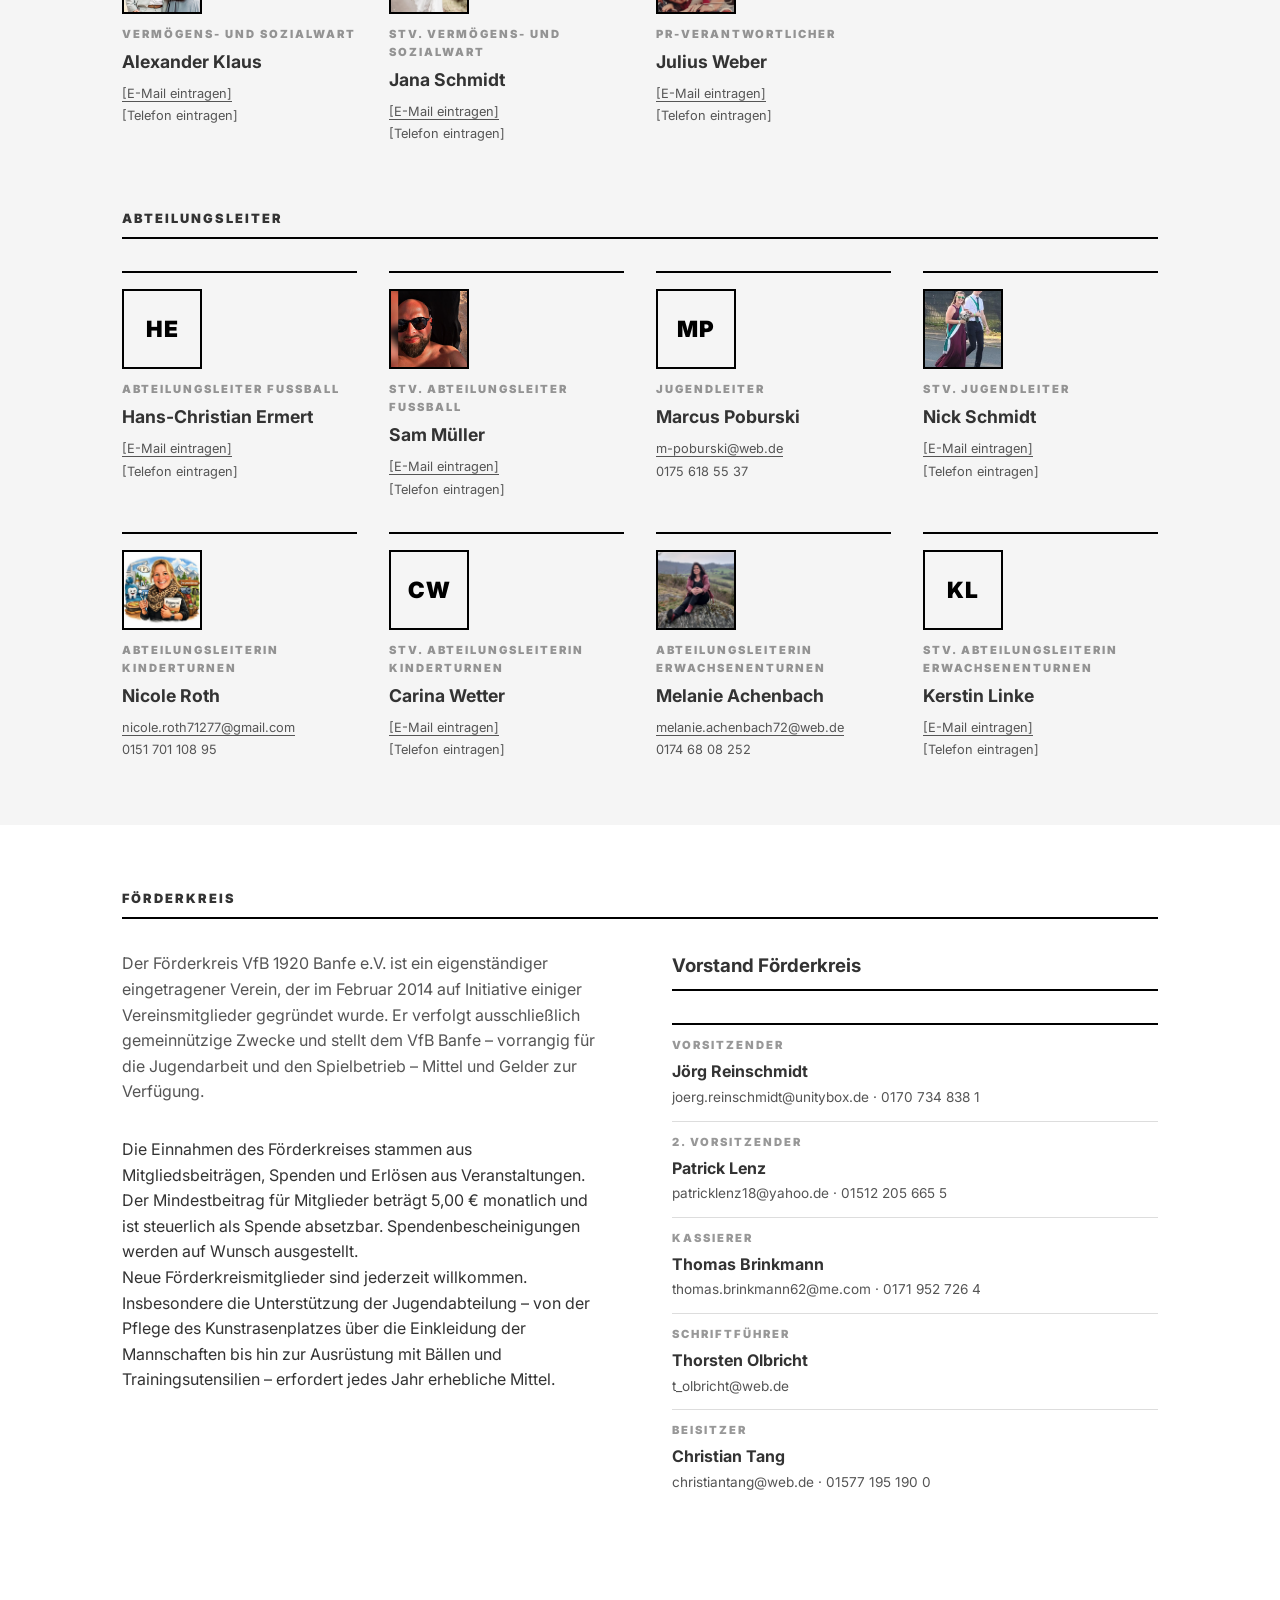
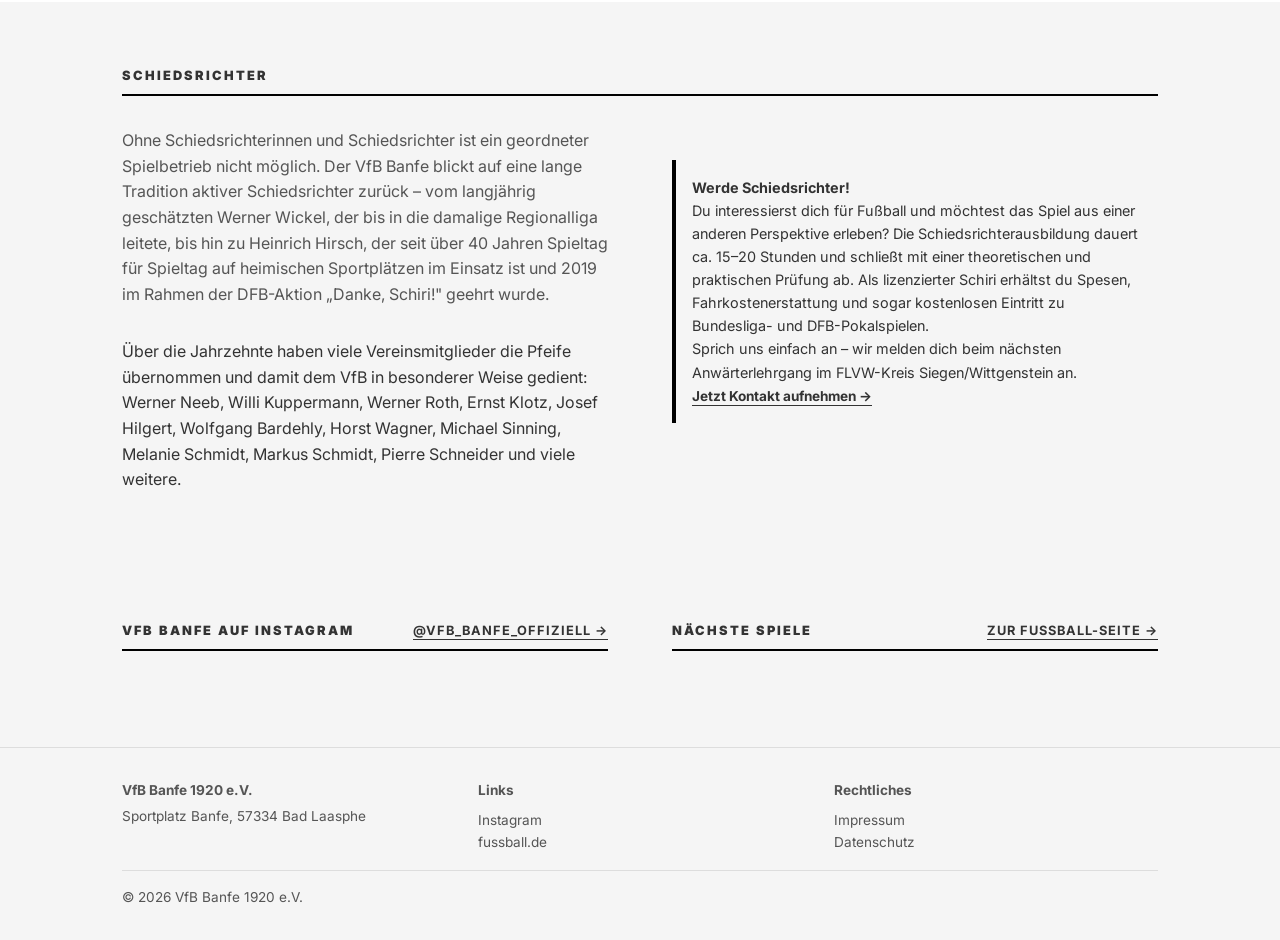
<file: verein.html>
<!DOCTYPE html>
<html lang="de">
<head>
  <meta charset="UTF-8">
  <meta name="viewport" content="width=device-width, initial-scale=1.0">
  <title>Verein – VfB Banfe 1920</title>
  <link rel="stylesheet" href="css/style.css">
  <link rel="icon" href="img/logo.png" type="image/png">
</head>
<body>

<nav class="nav">
  <div class="nav__inner">
    <a href="index.html" class="nav__logo">
      <img src="img/logo.png" alt="VfB Banfe Logo" class="nav__logo-img">
      <span class="nav__logo-text">VfB 1920 Banfe e.V.</span>
    </a>
    <button class="nav__toggle" aria-label="Menü öffnen">&#9776;</button>
    <ul class="nav__links">
      <li><a href="verein.html" aria-current="page">Verein</a></li>
      <li><a href="geschichte.html">Geschichte</a></li>
      <li><a href="senioren.html">Senioren</a></li>
      <li><a href="jugend.html">Jugend</a></li>
      <li><a href="turnen.html">Turnen</a></li>
      <li><a href="termine.html">Termine</a></li>
      <li><a href="kontakt.html">Kontakt</a></li>
      <li><a href="mitglied-werden.html" class="nav__cta">Mitglied werden</a></li>
    </ul>
  </div>
</nav>

<header class="page-header">
  <div class="container">
    <p class="page-header__label">VfB Banfe · Über uns</p>
    <h1 class="page-header__title">Der Verein</h1>
  </div>
</header>

<section class="section">
  <div class="container">

    <div class="section-header"><h2>Geschichte</h2></div>
    <div class="grid-2col">
      <div>
        <p class="section-intro">Der VfB Banfe 1920 e.V. wurde am 4. Juni 1920 gegründet – kurz nach dem Ende des Ersten Weltkriegs, als junge Männer in Banfe einen Fußballclub ins Leben riefen. Was mit einem mühsam per Fahrrad aus Herborn geholten Lederball begann, ist heute ein lebendiger Sportverein mit rund 500 bis 600 Mitgliedern in zwei Abteilungen: Fußball und Turnen.</p>
        <p>Die ersten Jahrzehnte prägten wechselnde Sportstätten: vom improvisierten Spielfeld im Ilsetal über den hoch gelegenen „alten Sportplatz" auf dem Buchholz bis hin zum Sportplatz am Waldweg, der am 14. August 1932 eingeweiht wurde und bis heute die Heimat des VfB Banfe ist. 1987 begannen die Mitglieder in 4.017 freiwilligen Arbeitsstunden mit dem Bau des Sportheims, das 1988 eingeweiht wurde. Ein weiterer Meilenstein folgte 2008: die Eröffnung eines der ersten Kunstrasenplätze in Bad Laasphe.</p>
        <p>Sportlich feierte der VfB Banfe über die Jahrzehnte viele Höhepunkte – von frühen Kreispokalsiegen in den 1940er Jahren über die Meisterschaft in der Kreisklasse 1975/76 mit anschließendem Aufstieg in die Bezirksklasse bis hin zu Jugendmeisterschaften in den 1990er und 2000er Jahren. Die Turnabteilung ergänzt seit Jahrzehnten das Angebot für alle Altersgruppen.</p>
        <p>Verwurzelt in der Region Südwestfalen ist der VfB Banfe weit mehr als ein Sportverein – er ist ein Treffpunkt für Generationen, ein Ort für Gemeinschaft und ein verlässlicher Teil des gesellschaftlichen Lebens im Banfetal. Im Jahr 2020 feierte der Verein sein 100-jähriges Jubiläum.</p>
        <p><a href="geschichte.html" class="pillar__link">Vollständige Vereinsgeschichte lesen →</a></p>
      </div>
      <div class="photo-block photo-block--4x3">
        <img src="img/fotos/vereinsfoto_geschichte_sportplatz.jpg" alt="Sportplatz VfB Banfe">
      </div>
    </div>

  </div>
</section>

<section class="section section--alt">
  <div class="container">

    <div class="section-header"><h2>Vorstand</h2></div>
    <div class="vorstand-grid">

      <div class="vorstand-card">
        <div class="vorstand-card__photo"><img src="img/vorstand/andre-becker.jpg" alt="André Becker"></div>
        <p class="vorstand-card__role">1. Vorsitzender</p>
        <p class="vorstand-card__name">André Becker</p>
        <div class="vorstand-card__contact">
          <a href="mailto:andrebecker1980@web.de">andrebecker1980@web.de</a>
          <span>0152 317 828 35</span>
        </div>
      </div>

      <div class="vorstand-card">
        <div class="vorstand-card__photo vorstand-card__photo--placeholder">CS</div>
        <p class="vorstand-card__role">2. Vorsitzender</p>
        <p class="vorstand-card__name">Carsten Schirmer</p>
        <div class="vorstand-card__contact">
          <a href="mailto:suc.schirmer@t-online.de">suc.schirmer@t-online.de</a>
          <span>0160 978 097 02</span>
        </div>
      </div>

      <div class="vorstand-card">
        <div class="vorstand-card__photo"><img src="img/vorstand/alexander-amos.jpg" alt="Alexander Amos"></div>
        <p class="vorstand-card__role">Geschäftsführer</p>
        <p class="vorstand-card__name">Alexander Amos</p>
        <div class="vorstand-card__contact">
          <a href="mailto:alex.amos@web.de">alex.amos@web.de</a>
          <span>0151 155 849 42</span>
        </div>
      </div>

      <div class="vorstand-card">
        <div class="vorstand-card__photo"><img src="img/vorstand/marco-bauer.jpg" alt="Marco Bauer"></div>
        <p class="vorstand-card__role">2. Geschäftsführer</p>
        <p class="vorstand-card__name">Marco Bauer</p>
        <div class="vorstand-card__contact">
          <a href="mailto:marco.bauer@lemontree.de">marco.bauer@lemontree.de</a>
          <span>0171 19 24 670</span>
        </div>
      </div>

      <div class="vorstand-card">
        <div class="vorstand-card__photo"><img src="img/vorstand/alexander-klaus.jpg" alt="Alexander Klaus"></div>
        <p class="vorstand-card__role">Vermögens- und Sozialwart</p>
        <p class="vorstand-card__name">Alexander Klaus</p>
        <div class="vorstand-card__contact">
          <a href="mailto:[email]">[E-Mail eintragen]</a>
          <span>[Telefon eintragen]</span>
        </div>
      </div>

      <div class="vorstand-card">
        <div class="vorstand-card__photo"><img src="img/vorstand/jana-schmidt.jpg" alt="Jana Schmidt"></div>
        <p class="vorstand-card__role">stv. Vermögens- und Sozialwart</p>
        <p class="vorstand-card__name">Jana Schmidt</p>
        <div class="vorstand-card__contact">
          <a href="mailto:[email]">[E-Mail eintragen]</a>
          <span>[Telefon eintragen]</span>
        </div>
      </div>

      <div class="vorstand-card">
        <div class="vorstand-card__photo"><img src="img/vorstand/julius-weber.jpg" alt="Julius Weber"></div>
        <p class="vorstand-card__role">PR-Verantwortlicher</p>
        <p class="vorstand-card__name">Julius Weber</p>
        <div class="vorstand-card__contact">
          <a href="mailto:[email]">[E-Mail eintragen]</a>
          <span>[Telefon eintragen]</span>
        </div>
      </div>

    </div>

    <div class="section-header section-header--spaced"><h2>Abteilungsleiter</h2></div>
    <div class="vorstand-grid">

      <div class="vorstand-card">
        <div class="vorstand-card__photo vorstand-card__photo--placeholder">HE</div>
        <p class="vorstand-card__role">Abteilungsleiter Fußball</p>
        <p class="vorstand-card__name">Hans-Christian Ermert</p>
        <div class="vorstand-card__contact">
          <a href="mailto:[email]">[E-Mail eintragen]</a>
          <span>[Telefon eintragen]</span>
        </div>
      </div>

      <div class="vorstand-card">
        <div class="vorstand-card__photo"><img src="img/vorstand/sam-mueller.jpg" alt="Sam Müller"></div>
        <p class="vorstand-card__role">stv. Abteilungsleiter Fußball</p>
        <p class="vorstand-card__name">Sam Müller</p>
        <div class="vorstand-card__contact">
          <a href="mailto:[email]">[E-Mail eintragen]</a>
          <span>[Telefon eintragen]</span>
        </div>
      </div>

      <div class="vorstand-card">
        <div class="vorstand-card__photo vorstand-card__photo--placeholder">MP</div>
        <p class="vorstand-card__role">Jugendleiter</p>
        <p class="vorstand-card__name">Marcus Poburski</p>
        <div class="vorstand-card__contact">
          <a href="mailto:m-poburski@web.de">m-poburski@web.de</a>
          <span>0175 618 55 37</span>
        </div>
      </div>

      <div class="vorstand-card">
        <div class="vorstand-card__photo"><img src="img/vorstand/nick-schmidt.jpg" alt="Nick Schmidt"></div>
        <p class="vorstand-card__role">stv. Jugendleiter</p>
        <p class="vorstand-card__name">Nick Schmidt</p>
        <div class="vorstand-card__contact">
          <a href="mailto:[email]">[E-Mail eintragen]</a>
          <span>[Telefon eintragen]</span>
        </div>
      </div>

      <div class="vorstand-card">
        <div class="vorstand-card__photo"><img src="img/vorstand/nicole-roth.jpg" alt="Nicole Roth"></div>
        <p class="vorstand-card__role">Abteilungsleiterin Kinderturnen</p>
        <p class="vorstand-card__name">Nicole Roth</p>
        <div class="vorstand-card__contact">
          <a href="mailto:nicole.roth71277@gmail.com">nicole.roth71277@gmail.com</a>
          <span>0151 701 108 95</span>
        </div>
      </div>

      <div class="vorstand-card">
        <div class="vorstand-card__photo vorstand-card__photo--placeholder">CW</div>
        <p class="vorstand-card__role">stv. Abteilungsleiterin Kinderturnen</p>
        <p class="vorstand-card__name">Carina Wetter</p>
        <div class="vorstand-card__contact">
          <a href="mailto:[email]">[E-Mail eintragen]</a>
          <span>[Telefon eintragen]</span>
        </div>
      </div>

      <div class="vorstand-card">
        <div class="vorstand-card__photo"><img src="img/vorstand/melanie-achenbach.jpg" alt="Melanie Achenbach"></div>
        <p class="vorstand-card__role">Abteilungsleiterin Erwachsenenturnen</p>
        <p class="vorstand-card__name">Melanie Achenbach</p>
        <div class="vorstand-card__contact">
          <a href="mailto:melanie.achenbach72@web.de">melanie.achenbach72@web.de</a>
          <span>0174 68 08 252</span>
        </div>
      </div>

      <div class="vorstand-card">
        <div class="vorstand-card__photo vorstand-card__photo--placeholder">KL</div>
        <p class="vorstand-card__role">stv. Abteilungsleiterin Erwachsenenturnen</p>
        <p class="vorstand-card__name">Kerstin Linke</p>
        <div class="vorstand-card__contact">
          <a href="mailto:[email]">[E-Mail eintragen]</a>
          <span>[Telefon eintragen]</span>
        </div>
      </div>

    </div>

  </div>
</section>

<section class="section">
  <div class="container">

    <div class="section-header"><h2>Förderkreis</h2></div>
    <div class="grid-2col">
      <div>
        <p class="section-intro">Der Förderkreis VfB 1920 Banfe e.V. ist ein eigenständiger eingetragener Verein, der im Februar 2014 auf Initiative einiger Vereinsmitglieder gegründet wurde. Er verfolgt ausschließlich gemeinnützige Zwecke und stellt dem VfB Banfe – vorrangig für die Jugendarbeit und den Spielbetrieb – Mittel und Gelder zur Verfügung.</p>
        <p>Die Einnahmen des Förderkreises stammen aus Mitgliedsbeiträgen, Spenden und Erlösen aus Veranstaltungen. Der Mindestbeitrag für Mitglieder beträgt 5,00 € monatlich und ist steuerlich als Spende absetzbar. Spendenbescheinigungen werden auf Wunsch ausgestellt.</p>
        <p>Neue Förderkreismitglieder sind jederzeit willkommen. Insbesondere die Unterstützung der Jugendabteilung – von der Pflege des Kunstrasenplatzes über die Einkleidung der Mannschaften bis hin zur Ausrüstung mit Bällen und Trainingsutensilien – erfordert jedes Jahr erhebliche Mittel.</p>
      </div>
      <div>
        <div class="section-header"><h3>Vorstand Förderkreis</h3></div>
        <div class="contact-list">
          <div class="contact-card">
            <p class="contact-card__role">Vorsitzender</p>
            <p class="contact-card__name">Jörg Reinschmidt</p>
            <p class="contact-card__detail"><a href="mailto:joerg.reinschmidt@unitybox.de">joerg.reinschmidt@unitybox.de</a> · 0170 734 838 1</p>
          </div>
          <div class="contact-card">
            <p class="contact-card__role">2. Vorsitzender</p>
            <p class="contact-card__name">Patrick Lenz</p>
            <p class="contact-card__detail"><a href="mailto:patricklenz18@yahoo.de">patricklenz18@yahoo.de</a> · 01512 205 665 5</p>
          </div>
          <div class="contact-card">
            <p class="contact-card__role">Kassierer</p>
            <p class="contact-card__name">Thomas Brinkmann</p>
            <p class="contact-card__detail"><a href="mailto:thomas.brinkmann62@me.com">thomas.brinkmann62@me.com</a> · 0171 952 726 4</p>
          </div>
          <div class="contact-card">
            <p class="contact-card__role">Schriftführer</p>
            <p class="contact-card__name">Thorsten Olbricht</p>
            <p class="contact-card__detail"><a href="mailto:t_olbricht@web.de">t_olbricht@web.de</a></p>
          </div>
          <div class="contact-card">
            <p class="contact-card__role">Beisitzer</p>
            <p class="contact-card__name">Christian Tang</p>
            <p class="contact-card__detail"><a href="mailto:christiantang@web.de">christiantang@web.de</a> · 01577 195 190 0</p>
          </div>
        </div>
      </div>
    </div>

  </div>
</section>

<section class="section section--alt">
  <div class="container">

    <div class="section-header"><h2>Schiedsrichter</h2></div>
    <div class="grid-2col">
      <div>
        <p class="section-intro">Ohne Schiedsrichterinnen und Schiedsrichter ist ein geordneter Spielbetrieb nicht möglich. Der VfB Banfe blickt auf eine lange Tradition aktiver Schiedsrichter zurück – vom langjährig geschätzten Werner Wickel, der bis in die damalige Regionalliga leitete, bis hin zu Heinrich Hirsch, der seit über 40 Jahren Spieltag für Spieltag auf heimischen Sportplätzen im Einsatz ist und 2019 im Rahmen der DFB-Aktion „Danke, Schiri!" geehrt wurde.</p>
        <p>Über die Jahrzehnte haben viele Vereinsmitglieder die Pfeife übernommen und damit dem VfB in besonderer Weise gedient: Werner Neeb, Willi Kuppermann, Werner Roth, Ernst Klotz, Josef Hilgert, Wolfgang Bardehly, Horst Wagner, Michael Sinning, Melanie Schmidt, Markus Schmidt, Pierre Schneider und viele weitere.</p>
      </div>
      <div>
        <div class="info-box">
          <p><strong>Werde Schiedsrichter!</strong></p>
          <p>Du interessierst dich für Fußball und möchtest das Spiel aus einer anderen Perspektive erleben? Die Schiedsrichterausbildung dauert ca. 15–20 Stunden und schließt mit einer theoretischen und praktischen Prüfung ab. Als lizenzierter Schiri erhältst du Spesen, Fahrkostenerstattung und sogar kostenlosen Eintritt zu Bundesliga- und DFB-Pokalspielen.</p>
          <p>Sprich uns einfach an – wir melden dich beim nächsten Anwärterlehrgang im FLVW-Kreis Siegen/Wittgenstein an.</p>
          <p><a href="kontakt.html" class="pillar__link">Jetzt Kontakt aufnehmen →</a></p>
        </div>
      </div>
    </div>

  </div>
</section>

<section class="section section--alt">
  <div class="container">
    <div class="social-grid">

      <div>
        <div class="section-header">
          <h2>VfB Banfe auf Instagram</h2>
          <a href="https://www.instagram.com/vfb_banfe_offiziell/" target="_blank" rel="noopener">@vfb_banfe_offiziell →</a>
        </div>
        <script src="https://elfsightcdn.com/platform.js" async></script>
        <div class="elfsight-app-64e98c2a-177e-4084-9618-51a4fb105687" data-elfsight-app-lazy></div>
      </div>

      <div>
        <div class="section-header">
          <h2>Nächste Spiele</h2>
          <a href="fussball.html">Zur Fußball-Seite →</a>
        </div>
        <script type="text/javascript" src="https://www.fussball.de/widgets.js"></script>
        <div class="fussballde_widget" data-id="e11f7b7c-9a60-4dff-9faa-222ef3a4f2f1" data-type="club-matches" style="width: 100%"></div>
      </div>

    </div>
  </div>
</section>

<footer class="footer">
  <div class="container">
    <div class="footer__grid">
      <div>
        <p class="footer__name">VfB Banfe 1920 e.V.</p>
        <p>Sportplatz Banfe, 57334 Bad Laasphe</p>
      </div>
      <div>
        <p class="footer__heading">Links</p>
        <p><a href="https://www.instagram.com/vfb_banfe_offiziell/" target="_blank" rel="noopener">Instagram</a></p>
        <p><a href="https://www.fussball.de/verein/vfb-1920-banfe-westfalen/-/id/00ES8GN8QS00005VVV0AG08LVUPGND5I" target="_blank" rel="noopener">fussball.de</a></p>
      </div>
      <div>
        <p class="footer__heading">Rechtliches</p>
        <p><a href="kontakt.html">Impressum</a></p>
        <p><a href="kontakt.html#datenschutz">Datenschutz</a></p>
      </div>
    </div>
    <p class="footer__copy">© 2026 VfB Banfe 1920 e.V.</p>
  </div>
</footer>

<script src="js/main.js"></script>
</body>
</html>
</file>
<file: css/style.css>
/* === GOOGLE FONT === */
@import url('https://fonts.googleapis.com/css2?family=Inter:wght@400;600;700;900&display=swap');

/* ===========================
   CSS-VARIABLEN (Template-Ankerpunkte)
   Für neues Projekt nur diese ändern:
   =========================== */
:root {
  --color-primary: #000000;
  --color-primary-hover: #222222;
  --color-accent: #E6007E;
  --color-accent-hover: #c4006b;
  --color-bg: #ffffff;
  --color-bg-alt: #f5f5f5;
  --color-text: #333333;
  --color-text-muted: #555555;
  --color-border: #000000;
  --color-border-subtle: #dddddd;
  --font-family: 'Inter', Arial, Helvetica, sans-serif;
  --max-width: 1100px;
  --nav-height: 64px;
  --spacing-sm: 1rem;
  --spacing-md: 2rem;
  --spacing-lg: 4rem;
  --border-bold: 2px solid var(--color-border);
}

/* === RESET === */
*, *::before, *::after { box-sizing: border-box; margin: 0; padding: 0; }
body { font-family: var(--font-family); background: var(--color-bg); color: var(--color-text); line-height: 1.6; }
img { max-width: 100%; display: block; }
a { color: inherit; text-decoration: none; }
ul { list-style: none; }

/* === LAYOUT === */
.container { max-width: var(--max-width); margin: 0 auto; padding: 0 var(--spacing-md); }
.section { padding: var(--spacing-lg) 0; }
.section--alt { background: var(--color-bg-alt); }

/* === NAVIGATION === */
.nav {
  position: sticky;
  top: 0;
  z-index: 100;
  background: var(--color-bg);
  border-bottom: var(--border-bold);
  height: var(--nav-height);
}
.nav__inner {
  position: relative;
  max-width: var(--max-width); margin: 0 auto; padding: 0 var(--spacing-md);
  height: 100%; display: flex; align-items: center; justify-content: space-between;
}
.nav__logo { display: flex; align-items: center; gap: 10px; font-weight: 900; font-size: 0.9rem; letter-spacing: 1px; }
.nav__logo-img { height: 38px; width: auto; }
.nav__links { display: flex; align-items: center; gap: var(--spacing-md); font-size: 0.8rem; font-weight: 600; letter-spacing: 1px; text-transform: uppercase; }
.nav__links a:hover { text-decoration: underline; text-underline-offset: 4px; }
.nav__cta {
  background: var(--color-accent); color: var(--color-bg);
  padding: 8px 16px; font-size: 0.75rem; font-weight: 700; letter-spacing: 1.5px;
  transition: background 0.2s;
}
.nav__cta:hover { background: var(--color-accent-hover); text-decoration: none; }
.nav__toggle { display: none; background: none; border: none; font-size: 1.5rem; cursor: pointer; }

/* === HERO === */
.hero {
  background: var(--color-primary); color: var(--color-bg);
  padding: var(--spacing-lg) 0;
}
.hero__label { font-size: 0.7rem; letter-spacing: 3px; opacity: 0.5; margin-bottom: var(--spacing-sm); text-transform: uppercase; }
.hero__title { font-size: clamp(2.5rem, 6vw, 4.5rem); font-weight: 900; line-height: 1.1; margin-bottom: var(--spacing-sm); }
.hero__claim { font-size: clamp(1.1rem, 2.5vw, 1.5rem); font-weight: 900; letter-spacing: 4px; text-transform: uppercase; color: var(--color-accent); margin-bottom: var(--spacing-md); border-top: 1px solid rgba(255,255,255,0.15); padding-top: var(--spacing-sm); display: inline-block; }
.hero__sub { font-size: 1rem; opacity: 0.7; max-width: 500px; margin-bottom: var(--spacing-md); }
.hero__buttons { display: flex; gap: var(--spacing-sm); flex-wrap: wrap; }
.btn { display: inline-block; padding: 12px 24px; font-size: 0.8rem; font-weight: 700; letter-spacing: 1.5px; text-transform: uppercase; cursor: pointer; border: none; transition: 0.2s; }
.btn--primary { background: var(--color-bg); color: var(--color-primary); }
.btn--primary:hover { background: #e0e0e0; }
.btn--outline { background: transparent; color: var(--color-bg); border: 1px solid var(--color-bg); }
.btn--outline:hover { background: rgba(255,255,255,0.1); }
.btn--dark { background: var(--color-primary); color: var(--color-bg); }
.btn--dark:hover { background: var(--color-primary-hover); }

/* === 3 SÄULEN === */
.pillars { display: grid; grid-template-columns: repeat(3, 1fr); border-top: var(--border-bold); border-bottom: var(--border-bold); }
.pillar { padding: var(--spacing-md); border-right: 1px solid var(--color-border-subtle); }
.pillar:last-child { border-right: none; }
.pillar__label { font-size: 0.7rem; font-weight: 900; letter-spacing: 2px; text-transform: uppercase; margin-bottom: 0.5rem; }
.pillar__title { font-size: 1.1rem; font-weight: 700; margin-bottom: 0.5rem; }
.pillar__text { font-size: 0.9rem; color: var(--color-text-muted); }

/* === TERMINE === */
.termine-list { display: flex; flex-direction: column; gap: 1rem; }
.termin { display: flex; gap: var(--spacing-sm); align-items: flex-start; }
.termin__date { background: var(--color-accent); color: var(--color-bg); padding: 8px 12px; text-align: center; min-width: 52px; flex-shrink: 0; }
.termin__day { font-size: 1.4rem; font-weight: 900; line-height: 1; }
.termin__month { font-size: 0.65rem; letter-spacing: 1px; text-transform: uppercase; }
.termin__info { padding-top: 4px; }
.termin__title { font-size: 0.95rem; font-weight: 700; }
.termin__meta { font-size: 0.85rem; color: var(--color-text-muted); margin-top: 2px; }
.section-header { display: flex; justify-content: space-between; align-items: baseline; border-bottom: var(--border-bold); padding-bottom: 0.5rem; margin-bottom: var(--spacing-md); }
.section-header h2 { font-size: 0.8rem; font-weight: 900; letter-spacing: 2px; text-transform: uppercase; }
.section-header a { font-size: 0.8rem; font-weight: 700; letter-spacing: 1px; text-transform: uppercase; text-decoration: underline; text-underline-offset: 4px; }
.section-header--spaced { margin-top: var(--spacing-lg); }

/* === CTA BANNER === */
.cta-banner {
  background: var(--color-primary); color: var(--color-bg);
  padding: var(--spacing-md) 0;
}
.cta-banner__inner { display: flex; justify-content: space-between; align-items: center; gap: var(--spacing-md); flex-wrap: wrap; }
.cta-banner__title { font-size: 1.3rem; font-weight: 900; }
.cta-banner__sub { font-size: 0.9rem; opacity: 0.6; margin-top: 4px; }

/* === FOOTER === */
.footer { background: var(--color-bg-alt); border-top: 1px solid var(--color-border-subtle); padding: var(--spacing-md) 0; }
.footer__grid { display: grid; grid-template-columns: repeat(3, 1fr); gap: var(--spacing-md); margin-bottom: var(--spacing-sm); }
.footer__name { font-weight: 700; margin-bottom: 4px; }
.footer p, .footer a { font-size: 0.85rem; color: var(--color-text-muted); }
.footer a:hover { color: var(--color-primary); }
.footer__copy { font-size: 0.8rem; color: var(--color-text-muted); border-top: 1px solid var(--color-border-subtle); padding-top: var(--spacing-sm); }

/* === PAGE HEADER (Innenseiten) === */
.page-header { border-bottom: var(--border-bold); padding: var(--spacing-md) 0; }
.page-header__label { font-size: 0.7rem; letter-spacing: 3px; text-transform: uppercase; opacity: 0.5; margin-bottom: 0.5rem; }
.page-header__title { font-size: clamp(2rem, 4vw, 3rem); font-weight: 900; }

/* === FORMULAR === */
.form { display: flex; flex-direction: column; gap: var(--spacing-sm); max-width: 600px; }
.form label { font-size: 0.8rem; font-weight: 700; letter-spacing: 1px; text-transform: uppercase; display: block; margin-bottom: 4px; }
.form input, .form select, .form textarea {
  width: 100%; padding: 12px; border: var(--border-bold); background: var(--color-bg);
  font-family: var(--font-family); font-size: 0.95rem;
  border-radius: 0;
}
.form input:focus, .form select:focus, .form textarea:focus {
  outline: none;
  border-color: var(--color-primary);
  box-shadow: 0 0 0 3px rgba(0,0,0,0.15);
}
.form textarea { min-height: 140px; resize: vertical; }
.form__success { display: none; padding: var(--spacing-sm); border: var(--border-bold); font-weight: 700; }

/* === WIDGET-CONTAINER (fussball.de) === */
.widget-container { border: var(--border-bold); overflow: hidden; margin-bottom: var(--spacing-md); }
.widget-container iframe { display: block; width: 100%; border: none; }
.widget-container--scroll { max-height: 480px; overflow-y: auto; }

/* === INSTAGRAM SECTION === */
.instagram-section { text-align: center; }
.instagram-section .section-header { justify-content: center; gap: 1rem; flex-direction: column; align-items: center; }

/* === TABELLE (Termine-Seite) === */
.table-list { display: flex; flex-direction: column; }
.table-list__month { font-size: 0.75rem; font-weight: 900; letter-spacing: 2px; text-transform: uppercase; background: var(--color-accent); color: var(--color-bg); padding: 8px 16px; margin-top: var(--spacing-md); }
.table-list__item { display: flex; gap: var(--spacing-sm); align-items: center; padding: 14px 0; border-bottom: 1px solid var(--color-border-subtle); }
.table-list__date { min-width: 90px; font-size: 0.85rem; font-weight: 700; }
.table-list__title { font-weight: 600; }
.table-list__meta { font-size: 0.85rem; color: var(--color-text-muted); margin-top: 2px; }

/* === TEAM-CARDS (Fußball, Turnen) === */
.team-grid { display: grid; grid-template-columns: repeat(auto-fit, minmax(280px, 1fr)); gap: var(--spacing-md); }
.team-card { border: var(--border-bold); padding: var(--spacing-md); }
.team-card__label { font-size: 0.7rem; letter-spacing: 2px; text-transform: uppercase; opacity: 0.5; margin-bottom: 0.5rem; }
.team-card__title { font-size: 1.2rem; font-weight: 900; margin-bottom: 0.5rem; }
.team-card__text { font-size: 0.9rem; color: var(--color-text-muted); }
.team-card__meta { margin-top: var(--spacing-sm); font-size: 0.85rem; border-top: 1px solid #eee; padding-top: var(--spacing-sm); }

/* === VORSTAND === */
.vorstand-grid { display: grid; grid-template-columns: repeat(auto-fit, minmax(220px, 1fr)); gap: var(--spacing-md); }
.vorstand-card { border-top: var(--border-bold); padding-top: var(--spacing-sm); }
.vorstand-card__photo { width: 80px; height: 80px; background: var(--color-bg-alt); border: var(--border-bold); margin-bottom: .75rem; overflow: hidden; }
.vorstand-card__photo img { width: 100%; height: 100%; object-fit: cover; display: block; }
.vorstand-card__photo--placeholder { display: flex; align-items: center; justify-content: center; font-size: 1.4rem; font-weight: 900; color: var(--color-border); letter-spacing: 1px; }
.vorstand-card__role { font-size: 0.7rem; font-weight: 900; letter-spacing: 2px; text-transform: uppercase; opacity: 0.5; margin-bottom: 4px; }
.vorstand-card__name { font-size: 1.1rem; font-weight: 700; margin-bottom: .5rem; }
.vorstand-card__contact { margin-top: .5rem; display: flex; flex-direction: column; gap: 2px; }
.vorstand-card__contact a { font-size: .8rem; color: var(--color-text-muted); text-decoration: underline; text-underline-offset: 3px; }
.vorstand-card__contact span { font-size: .8rem; color: var(--color-text-muted); }

/* === GRID UTILITY === */
.grid-2col { display: grid; grid-template-columns: 1fr 1fr; gap: var(--spacing-lg); align-items: start; }
.social-grid { display: grid; grid-template-columns: 1fr 1fr; gap: var(--spacing-lg); align-items: start; }

/* === PILLAR LINKS === */
.pillar__more { margin-top: 1rem; }
.pillar__link { font-size: .85rem; font-weight: 700; text-decoration: underline; text-underline-offset: 4px; }

/* === INSTAGRAM PLATZHALTER === */
.instagram-placeholder { text-align: center; padding: 2rem; border: 2px dashed var(--color-border-subtle); color: #999; }
.instagram-placeholder__text { font-size: .9rem; }
.instagram-placeholder__link-row { font-size: .8rem; margin-top: .5rem; }
.instagram-placeholder__link-row a { color: var(--color-primary); text-decoration: underline; }

/* === WIDGET PLATZHALTER === */
.widget-placeholder { padding: 2rem; text-align: center; color: #999; border: 2px dashed var(--color-border-subtle); }
.widget-placeholder p { font-size: .9rem; }
.section-intro { margin-bottom: var(--spacing-md); color: var(--color-text-muted); max-width: 700px; }

/* === FOOTER HEADING === */
.footer__heading { font-weight: 700; margin-bottom: 8px; }

/* === INFO BOX === */
.info-box { margin-top: var(--spacing-md); padding: var(--spacing-sm); background: var(--color-bg-alt); border-left: 4px solid var(--color-primary); font-size: .9rem; }
.info-box a { text-decoration: underline; text-underline-offset: 4px; font-weight: 700; }

/* === FOTO-STRIP === */
.foto-strip { display: flex; width: 100%; height: 320px; overflow: hidden; border-top: var(--border-bold); border-bottom: var(--border-bold); }
.foto-strip__item { flex: 1 1 0; min-width: 0; height: 320px; overflow: hidden; }
.foto-strip__item img { width: 100%; height: 320px; object-fit: cover; display: block; transition: transform 0.3s ease; }
.foto-strip__item:hover img { transform: scale(1.04); }

/* === FOTO-PLATZHALTER === */
.photo-block { position: relative; width: 100%; background: var(--color-bg-alt); border: var(--border-bold); overflow: hidden; }
.photo-block--16x9 { aspect-ratio: 16 / 9; max-height: 320px; }
.photo-block--4x3 { aspect-ratio: 4 / 3; }
.photo-block--square { aspect-ratio: 1 / 1; }
.photo-block img { width: 100%; height: 100%; object-fit: cover; display: block; }
.photo-block__label { position: absolute; inset: 0; display: flex; align-items: center; justify-content: center; font-size: .75rem; font-weight: 700; letter-spacing: 2px; text-transform: uppercase; color: var(--color-text-muted); }

/* === FOOTNOTE === */
.footnote { margin-top: var(--spacing-md); font-size: .85rem; color: var(--color-text-muted); }
.footnote a { color: var(--color-primary); text-decoration: underline; text-underline-offset: 4px; font-weight: 700; }

/* === BENEFIT LIST === */
.benefit-list { display: flex; flex-direction: column; gap: .75rem; margin-bottom: var(--spacing-md); }
.benefit-list__item { display: flex; gap: .75rem; }
.benefit-list__arrow { font-weight: 900; flex-shrink: 0; }

/* === FEES TABLE === */
.fees-table { width: 100%; border-collapse: collapse; font-size: .9rem; margin-bottom: var(--spacing-md); }
.fees-table th { text-align: left; padding: 8px 0; font-size: .75rem; letter-spacing: 1px; text-transform: uppercase; border-bottom: var(--border-bold); }
.fees-table th:last-child { text-align: right; }
.fees-table td { padding: 10px 0; border-bottom: 1px solid var(--color-border-subtle); }
.fees-table td:last-child { text-align: right; font-weight: 700; }

/* === BUTTON FULL WIDTH === */
.btn--full { width: 100%; text-align: center; }

/* === FORM NOTE === */
.form__note { font-size: .8rem; color: var(--color-text-muted); margin-top: .5rem; }

/* === ADDRESS BLOCK === */
.address-block { margin-bottom: var(--spacing-md); }
.address-block p { line-height: 1.8; }
.address-block__name { font-weight: 700; }
.address-block__link { font-weight: 700; text-decoration: underline; text-underline-offset: 4px; }

/* === CONTACT CARDS === */
.contact-list { display: flex; flex-direction: column; gap: 0; margin-bottom: var(--spacing-md); }
.contact-card { border-top: var(--border-bold); padding: .75rem 0; }
.contact-card:not(:first-child) { border-top: 1px solid var(--color-border-subtle); }
.contact-card__role { font-size: .7rem; font-weight: 900; letter-spacing: 2px; text-transform: uppercase; opacity: .5; margin-bottom: 4px; }
.contact-card__name { font-weight: 700; }
.contact-card__detail { font-size: .85rem; color: var(--color-text-muted); margin-top: 2px; }

/* === LEGAL BLOCK === */
.legal-block { margin-top: var(--spacing-md); }
.legal-block p { font-size: .85rem; color: var(--color-text-muted); line-height: 1.8; }
.legal-block a { text-decoration: underline; text-underline-offset: 4px; }

/* === RESPONSIVE === */
@media (max-width: 768px) {
  .grid-2col { grid-template-columns: 1fr; }
  .social-grid { grid-template-columns: 1fr; }
  .nav__links { display: none; flex-direction: column; position: absolute; top: var(--nav-height); left: 0; right: 0; background: var(--color-bg); border-bottom: var(--border-bold); padding: var(--spacing-md); gap: var(--spacing-sm); }
  .nav__links.open { display: flex; }
  .nav__toggle { display: block; }
  .nav__logo-text { display: none; }
  .pillars { grid-template-columns: 1fr; }
  .pillar { border-right: none; border-bottom: 1px solid var(--color-border-subtle); }
  .footer__grid { grid-template-columns: 1fr; }
  .cta-banner__inner { flex-direction: column; text-align: center; }
}
</file>
